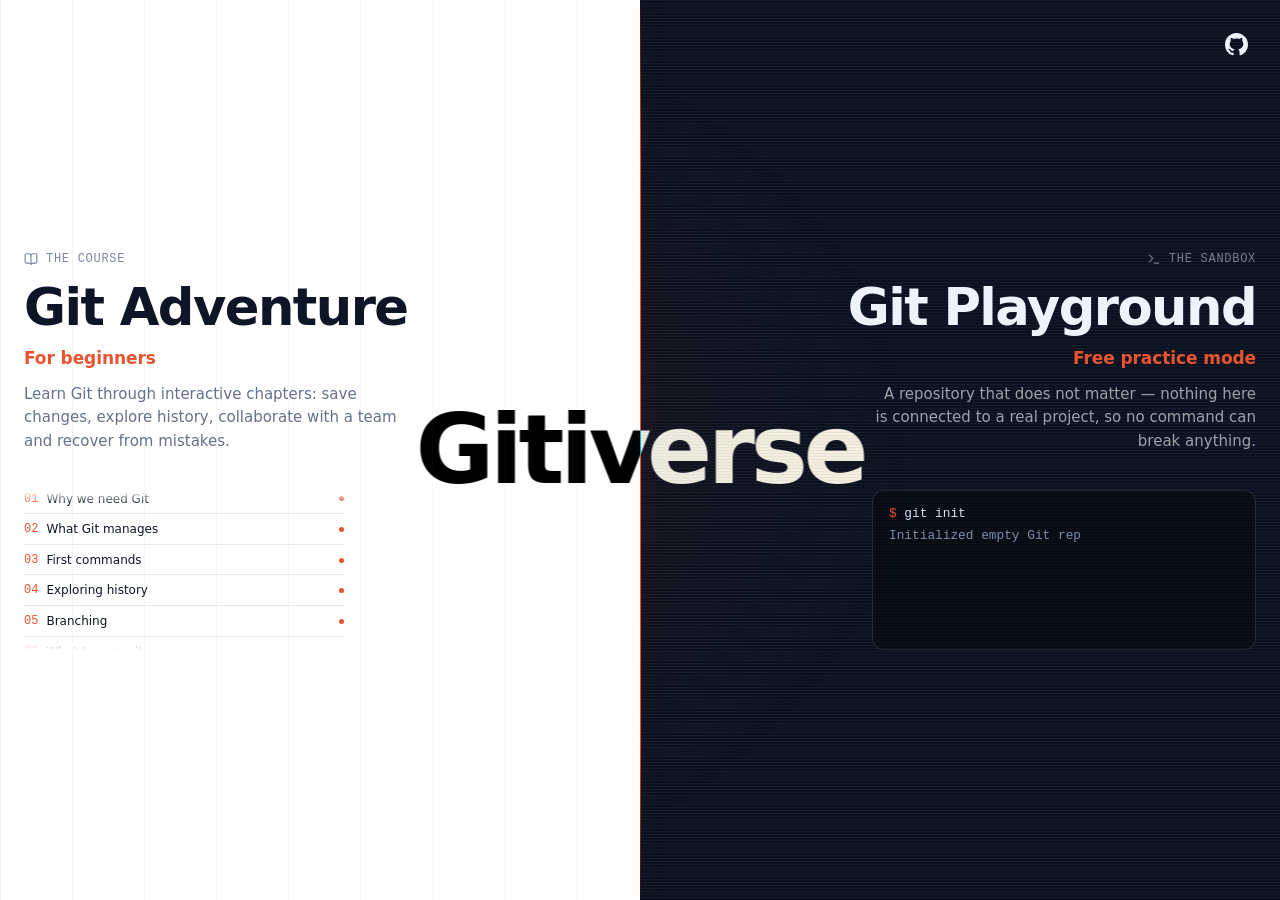
<file: index.html>
<!doctype html>
<html lang="en" data-theme="light">
<head>
  <meta charset="utf-8">
  <meta name="viewport" content="width=device-width, initial-scale=1">
  <meta name="description" content="Gitiverse — a guided, interactive Git course, and a sandbox to practise in.">
  <title>Gitiverse · Learn Git by doing</title>


  <script>
    (function () {
      var m = window.matchMedia;
      if (!m) return;
      if (m('(hover: hover)').matches &&
          m('(min-width: 821px)').matches &&
          !m('(prefers-reduced-motion: reduce)').matches) {
        document.documentElement.classList.add('follow');
      }
    })();
  </script>

  <!-- The homepage uses learn/css/theme.css tokens, but the geometry/motion batch
       moved to shared/css/tokens.css, so it must link that too. Without it, --r-md
       and --r-pill resolve to nothing and all radii become 0px. -->
  <link rel="stylesheet" href="modes/shared/css/tokens.css">
  <link rel="stylesheet" href="modes/learn/css/theme.css">

  <style>

    html, body { height: 100%; }
    body { overflow: hidden; }

    /* `isolation` is load-bearing: without it the brand's difference blend would
       composite against the page background too, and the word would invert where
       it crosses the body colour rather than where it crosses the seam. */
    .stage {
      position: fixed;
      inset: 0;
      z-index: 0;
      isolation: isolate;

      --term-fs: 0.8rem;
      --term-lh: 1.75;
      --term-rows: 6;
      --panel-h: calc(var(--term-rows) * var(--term-fs) * var(--term-lh)
                      + var(--sp-3) * 2 + 2px);
    }

    /* Both panes are full-viewport layers, each CLIPPED rather than resized.
       Resizing would reflow their text on every frame of the sweep; clipping
       moves the boundary over fixed type, which reads as a curtain, not a resize. */
    .pane {
      position: absolute;
      inset: 0;
      overflow: hidden;
      /* The entire half is clickable, so the entire half says so. */
      cursor: pointer;
    }
    .pane--left {
      background: var(--surface);
      clip-path: inset(0 calc(100% - var(--split, 50%)) 0 0);
    }
    .pane--right {
      background: #0a1120;
      clip-path: inset(0 0 0 var(--split, 50%));
    }

    /* Fine vertical rules on the paper side - the texture of a printed manual,
       which is what the course half is. */
    .pane--left::before {
      content: '';
      position: absolute;
      inset: 0;
      pointer-events: none;
      background-image: repeating-linear-gradient(
        to right, color-mix(in srgb, var(--text) 5%, transparent) 0 1px, transparent 1px 72px);
      -webkit-mask-image: linear-gradient(to right, #000, transparent 78%);
              mask-image: linear-gradient(to right, #000, transparent 78%);
    }
    /* Scanlines on the terminal side, and a slow flicker so it reads as a
       screen rather than as a black rectangle. */
    .pane--right::before {
      content: '';
      position: absolute;
      inset: 0;
      pointer-events: none;
      background-image: repeating-linear-gradient(
        to bottom, rgba(255, 255, 255, 0.045) 0 1px, transparent 1px 3px);
      animation: flicker 4.5s steps(2, end) infinite;
    }
    @keyframes flicker {
      0%, 96%, 100% { opacity: 1; }
      97%           { opacity: 0.82; }
      98%           { opacity: 0.94; }
    }
    /* The terminal side glows from the seam outward. */
    .pane--right::after {
      content: '';
      position: absolute;
      inset: 0;
      pointer-events: none;
      background: radial-gradient(120% 100% at 0% 50%,
                  color-mix(in srgb, var(--accent) 14%, transparent), transparent 60%);
    }

    /* Each side's content is pinned to its own outer edge at a fixed width, so it
       never moves as the seam sweeps past: the seam reveals and hides it, but the
       type itself does not change. */
    .inner {
      position: absolute;
      top: 0;
      bottom: 0;
      display: flex;
      flex-direction: column;
      justify-content: center;
      width: min(30rem, 42vw);
      padding: 0 var(--gutter);
    }
    .pane--left  .inner { left: 0; }
    .pane--right .inner { right: 0; }

    .stack {
      display: flex;
      flex-direction: column;
      /* Just tall enough for the taller column at the narrowest desktop width
         (measured: 398px at 821px). Any taller and the surplus becomes a gap
         above the bottom-pinned panel; below it the bottoms part by a few pixels. */
      height: min(25rem, 60vh);
      width: 100%;
    }
    .col {
      position: relative;
      display: flex;
      flex-direction: column;
      gap: var(--sp-3);
      width: 100%;
      flex: 1;
      min-height: 0;
    }
    .pane--right .col { text-align: right; align-items: flex-end; }

    .kicker {
      display: inline-flex;
      align-items: center;
      gap: var(--sp-2);
      color: var(--faint);
      font-family: var(--font-mono);
      font-size: var(--fs-xs);
      letter-spacing: 0.06em;
      text-transform: uppercase;
    }
    .kicker svg { width: 14px; height: 14px; }
    .pane--right .kicker { color: rgba(255, 255, 255, 0.45); }

    .col h2 {
      font-size: clamp(2rem, 4.4vw, 3.2rem);
      font-weight: 680;
      letter-spacing: -0.03em;
      line-height: 1.02;
    }

    /* The one-line answer to "what is this half for", under the name. It carries
       the audience (beginners / free practice) so the paragraph below does not
       have to. */
    .sub {
      /* The gap is opened up rather than closed: the heading is 51px with
         `line-height: 1.02`, so descenders hang below the line box, and pulled up
         the sandbox line collided while the course line looked merely close. */
      color: var(--accent);
      font-size: var(--fs-md);
      font-weight: 600;
      letter-spacing: -0.005em;
    }
    .lede { max-width: 24rem; color: var(--muted); }

    /* The terminal side is always dark, in both palettes, so everything on it
       needs a fixed light colour rather than a token - a `var(--text)` heading
       would be near-black on near-black in daylight. */
    .pane--right .col h2 { color: #eef2fb; }
    .pane--right .lede { color: rgba(255, 255, 255, 0.6); }

    .toc {
      position: relative;
      flex: none;
      height: var(--panel-h);
      width: min(20rem, 100%);
      margin-top: auto;
      overflow: hidden;
      /* Rows dissolve at the edges instead of being guillotined by them. 14px, not
         a percentage: the fade must be smaller than one row, or the top row (where
         the list starts) arrives half-erased. */
      -webkit-mask-image: linear-gradient(to bottom,
              transparent, #000 14px, #000 calc(100% - 14px), transparent);
              mask-image: linear-gradient(to bottom,
              transparent, #000 14px, #000 calc(100% - 14px), transparent);
    }
    .toc__track {
      display: flex;
      flex-direction: column;
      animation: toc-drift 34s linear infinite;
    }
    .toc:hover .toc__track { animation-play-state: paused; }
    @keyframes toc-drift {
      from { transform: translateY(0); }
      to   { transform: translateY(-50%); }
    }
    .toc__group {
      display: flex;
      flex-direction: column;
      margin: 0;
      padding: 0;
      list-style: none;
    }
    .toc__group li {
      display: flex;
      align-items: center;
      gap: var(--sp-2);
      margin-bottom: 6px;
      padding-bottom: 5px;
      border-bottom: 1px solid var(--border);
      color: var(--muted);
      font-size: var(--fs-xs);
      white-space: nowrap;
    }
    .toc__group a {
      display: flex;
      align-items: center;
      gap: var(--sp-2);
      min-width: 0;
      width: 100%;
      color: inherit;
      text-decoration: none;
    }
    .toc__group b {
      flex: none;
      color: var(--faint);
      font-family: var(--font-mono);
      font-size: var(--fs-xs);
      font-weight: 500;
    }
    /* Built chapters are links with an accent marker. Planned chapters stay
       muted until there is a page learners can open. */
    .toc__group li.is-built { color: var(--text); }
    .toc__group li.is-built b { color: var(--accent); }
    .toc__group li.is-built::after {
      content: '';
      flex: none;
      width: 5px;
      height: 5px;
      margin-left: auto;
      border-radius: 50%;
      background: var(--accent);
    }

    .term {
      width: min(24rem, 100%);
      /* Pushed to the bottom of the column so its lower edge lines up with the
         course list's. The space it absorbs (about 30px) lands between the paragraph
         and the terminal rather than under it. */
      margin-top: auto;
      padding: var(--sp-3) var(--sp-4);
      border: 1px solid rgba(255, 255, 255, 0.12);
      border-radius: var(--r-md);
      background: rgba(0, 0, 0, 0.35);
      color: #d7e0f4;
      font-family: var(--font-mono);
      font-size: var(--term-fs);
      line-height: var(--term-lh);
      text-align: left;
      height: var(--panel-h);
      /* The frame is the frame. It does not scroll and it does not grow; the
         log inside it does the scrolling. */
      display: flex;
      overflow: hidden;
    }
    .term__log {
      flex: 1;
      min-width: 0;
      overflow-y: auto;
      scrollbar-width: none;
      overscroll-behavior: contain;
    }
    .term__log::-webkit-scrollbar { width: 0; height: 0; display: none; }
    .term .sig { color: var(--accent); }
    .term .out { color: #7f8da8; }
    .term .ok  { color: #4ade80; }
    .term__cursor {
      display: inline-block;
      width: 0.55em;
      height: 1em;
      vertical-align: -0.15em;
      background: var(--accent);
      animation: blink 1.05s steps(1, end) infinite;
    }
    @keyframes blink { 0%, 50% { opacity: 1; } 50.01%, 100% { opacity: 0; } }

    .go {
      position: absolute;
      top: calc(100% + var(--sp-4));
      display: inline-flex;
      align-items: center;
      gap: var(--sp-2);
      padding: 11px 20px;
      border-radius: var(--r-pill);
      border: 1px solid var(--border-firm);
      background: var(--surface);
      color: var(--text);
      font-weight: 600;
      white-space: nowrap;
      text-decoration: none;
      /* The sandbox half right-aligns its text; the pill's own label is not
         part of that and stays flush left inside its own box. */
      text-align: left;
      box-shadow: var(--shadow-3);
      /* The pane behind it is the real click target, so the pill must not intercept
         anything. Passing clicks through also stops the pill flickering: a
         pointer-events target that runs from the cursor emits enter/leave events. */
      pointer-events: none;
      will-change: transform, opacity;
    }
    .go svg { width: 16px; height: 16px; }
    .pane--left  .go { left: 0; }
    /* The sandbox pill floats over a terminal, so it is built out of the same
       fixed light-on-dark colours as the rest of that half rather than out of
       tokens, which would make it white-on-white in daylight. */
    .pane--right .go {
      right: 0;
      border-color: rgba(255, 255, 255, 0.26);
      background: #101b30;
      color: #fff;
      box-shadow: 0 12px 34px -12px rgba(0, 0, 0, 0.85);
    }
    /* Hidden only where the follow effect is actually running; everywhere else
       the rule above leaves it visible and static. */
    .follow .go { opacity: 0; }

    .seam {
      position: absolute;
      top: 0;
      bottom: 0;
      left: var(--split, 50%);
      width: 1px;
      z-index: 3;
      background: linear-gradient(to bottom,
                  transparent, var(--accent) 18%, var(--accent) 82%, transparent);
      pointer-events: none;
      box-shadow: 0 0 22px color-mix(in srgb, var(--accent) 55%, transparent);
    }

    /* White plus `difference` is the whole trick: white minus white is black, white
       minus near-black is white. The word reads dark on paper and light on the
       terminal, and the seam cuts straight through it. */
    .brand {
      position: absolute;
      left: 50%;
      top: 50%;
      z-index: 4;
      transform: translate(-50%, -50%);
      color: #fff;
      mix-blend-mode: difference;
      font-size: clamp(2.6rem, 8.5vw, 6rem);
      font-weight: 700;
      letter-spacing: -0.045em;
      line-height: 1;
      white-space: nowrap;
      pointer-events: none;
      user-select: none;
    }

    .bar {
      position: fixed;
      top: 0; left: 0; right: 0;
      z-index: 10;
      display: flex;
      align-items: center;
      gap: var(--sp-3);
      /* Sized so the mark's inset is the SAME top and right. The mark is 40px and
         the padding is the gutter, so centring it in 40 + gutter x 2 leaves exactly
         `gutter` on the top and the right. A round 72px bar read as uneven. */
      height: calc(40px + var(--gutter) * 2);
      padding: 0 var(--gutter);
      /* The bar keeps its own strip: both halves below are click targets, and a
         header whose empty space navigated would be a trap - the bar covers the top
         strip so it stays inert. */
      cursor: default;
    }
    .bar .spacer { flex: 1; }

    .gh {
      display: grid;
      place-items: center;
      flex: none;
      width: 40px;
      height: 40px;
      border-radius: var(--r-md);
      color: #eef2fb;
      transition: color var(--dur-fast) var(--ease),
                  transform var(--dur-fast) var(--ease);
    }
    .gh:hover { color: var(--accent); transform: translateY(var(--lift)); }
    .gh:active { transform: translateY(0) scale(0.96); }
    .gh svg { width: 23px; height: 23px; fill: currentColor; }

    /* The navigation flourish: collapsed to a point at the clicked spot, then
       opened until it covers the viewport - only then does the browser navigate. */
    .wipe {
      position: fixed;
      inset: 0;
      z-index: 9999;
      display: grid;
      place-items: center;
      pointer-events: none;
      background: var(--accent);
      color: var(--accent-ink);
      clip-path: circle(0px at var(--wx, 50%) var(--wy, 50%));
      transition: clip-path 560ms var(--ease);
    }
    .wipe.is-open { clip-path: circle(150vmax at var(--wx, 50%) var(--wy, 50%)); }
    .wipe__label {
      font-size: var(--fs-lg);
      font-weight: 650;
      letter-spacing: -0.01em;
      opacity: 0;
      transform: translateY(8px);
      transition: opacity 220ms var(--ease) 200ms,
                  transform 220ms var(--ease) 200ms;
    }
    .wipe.is-open .wipe__label { opacity: 1; transform: none; }

    /* Two full-height halves do not survive a phone. Below this the page becomes
       two stacked cards, one per destination: same content, no seam, no blend, and
       the pill back in the layout where a thumb can reach it. */
    @media (max-width: 820px) {
      body { overflow: auto; }
      .stage { position: static; inset: auto; }
      .pane {
        position: static;
        clip-path: none;
        min-height: 62vh;
        display: flex;
        align-items: center;
      }
      .pane--right { min-height: 70vh; }
      .inner {
        position: static;
        width: auto;
        padding: 96px var(--gutter) var(--sp-6);
      }
      .pane--right .col { text-align: left; align-items: flex-start; }
      .stack { height: auto; }
      .col { flex: none; min-height: auto; }
      /* The pill goes back into the flow here, so it must stop being an
         absolutely positioned box hanging off the bottom of the column. */
      .go {
        position: static;
        /* Back in the flow it is a flex item, and the two stacks disagree on the
           cross axis: the course side stretches, the sandbox side aligns to start.
           Both shrink to fit. */
        align-self: flex-start;
        margin-top: var(--sp-4);
        box-shadow: var(--shadow-1);
      }
      /* The header is over PAPER here, not the terminal: the page is two stacked
         cards and the top one is the course. The fixed light colour that works on
         #0a1120 would be nearly white on white. */
      .gh { color: var(--text); }
      .seam, .brand { display: none; }
      .bar { position: absolute; }
    }

    @media (prefers-reduced-motion: reduce) {
      .pane--right::before { animation: none; }
      .term__cursor { animation: none; }
      /* The list stops, and with no animation the window sits at the top of copy A,
         which is the reading order (the two copies mean a static window could
         otherwise show copy B's first rows). */
      .toc__track { animation: none; }
      .wipe { display: none; }
    }
  </style>
</head>

<body>
  <div class="stage" id="stage">
    <section class="pane pane--left" id="paneLeft"
             data-href="modes/learn/index.html?ch=1" data-label="Git Adventure">
      <div class="inner">
       <div class="stack">
        <div class="col">
          <span class="kicker"><i data-icon="book-open" data-size="14"></i>the course</span>
          <h2>Git Adventure</h2>
          <!-- The audience lives here, in one line, rather than as a trailing
               clause in the paragraph - where it was the third thing said and the
               first thing skipped. -->
          <p class="sub">For beginners</p>
          <p class="lede">Learn Git through interactive chapters: save changes,
             explore history, collaborate with a team and recover from mistakes.</p>

          <!-- The fifteen chapters, titled short enough to survive a
               320px column. Each chapter is linked. The second copy is the
               animated wrap and is hidden from assistive tech. -->
          <div class="toc">
            <div class="toc__track">
              <ol class="toc__group">
                <li class="is-built"><a href="modes/learn/index.html?ch=1"><b>01</b> Why we need Git</a></li>
                <li class="is-built"><a href="modes/learn/index.html?ch=2"><b>02</b> What Git manages</a></li>
                <li class="is-built"><a href="modes/learn/index.html?ch=3"><b>03</b> First commands</a></li>
                <li class="is-built"><a href="modes/learn/index.html?ch=4"><b>04</b> Exploring history</a></li>
                <li class="is-built"><a href="modes/learn/index.html?ch=5"><b>05</b> Branching</a></li>
                <li class="is-built"><a href="modes/learn/index.html?ch=6"><b>06</b> What to commit</a></li>
                <li class="is-built"><a href="modes/learn/index.html?ch=7"><b>07</b> Remotes and teams</a></li>
                <li class="is-built"><a href="modes/learn/index.html?ch=8"><b>08</b> Merge conflicts</a></li>
                <li class="is-built"><a href="modes/learn/index.html?ch=9"><b>09</b> Merge vs rebase</a></li>
                <li class="is-built"><a href="modes/learn/index.html?ch=10"><b>10</b> Undoing changes</a></li>
                <li class="is-built"><a href="modes/learn/index.html?ch=11"><b>11</b> Revert and reset</a></li>
                <li class="is-built"><a href="modes/learn/index.html?ch=12"><b>12</b> First aid</a></li>
                <li class="is-built"><a href="modes/learn/index.html?ch=13"><b>13</b> Team workflow</a></li>
                <li class="is-built"><a href="modes/learn/index.html?ch=14"><b>14</b> Advanced toolkit</a></li>
                <li class="is-built"><a href="modes/learn/index.html?ch=15"><b>15</b> Final challenge</a></li>
              </ol>
              <ol class="toc__group" aria-hidden="true">
                <li class="is-built"><b>01</b> Why we need Git</li>
                <li class="is-built"><b>02</b> What Git manages</li>
                <li class="is-built"><b>03</b> First commands</li>
                <li class="is-built"><b>04</b> Exploring history</li>
                <li class="is-built"><b>05</b> Branching</li>
                <li class="is-built"><b>06</b> What to commit</li>
                <li class="is-built"><b>07</b> Remotes and teams</li>
                <li class="is-built"><b>08</b> Merge conflicts</li>
                <li class="is-built"><b>09</b> Merge vs rebase</li>
                <li class="is-built"><b>10</b> Undoing changes</li>
                <li class="is-built"><b>11</b> Revert and reset</li>
                <li class="is-built"><b>12</b> First aid</li>
                <li class="is-built"><b>13</b> Team workflow</li>
                <li class="is-built"><b>14</b> Advanced toolkit</li>
                <li class="is-built"><b>15</b> Final challenge</li>
              </ol>
            </div>
          </div>

          <!-- INSIDE the column, not beside it. The pill measures `top: 100%` from
               its nearest positioned ancestor; both `.inner` (viewport-stretched) and
               `.stack` (fixed height) are wrong boxes, so the column is the anchor. -->
          <a class="go" href="modes/learn/index.html?ch=1" data-wipe="Git Adventure">
            Start Chapter 1 <i data-icon="arrow-right" data-size="16"></i>
          </a>
        </div>
       </div>
      </div>
    </section>

    <section class="pane pane--right" id="paneRight"
             data-href="modes/practice/index.html?tour=welcome" data-label="Git Playground">
      <div class="inner">
       <div class="stack">
        <div class="col">
          <span class="kicker"><i data-icon="terminal" data-size="14"></i>the sandbox</span>
          <h2>Git Playground</h2>
          <p class="sub">Free practice mode</p>
          <p class="lede">A repository that does not matter — nothing here is
             connected to a real project, so no command can break anything.</p>
          <div class="term" aria-hidden="true"><div class="term__log" id="term"></div></div>

          <a class="go" href="modes/practice/index.html?tour=welcome" data-wipe="Git Playground">
            Open the sandbox <i data-icon="arrow-right" data-size="16"></i>
          </a>
        </div>
       </div>
      </div>
    </section>

    <div class="seam" aria-hidden="true"></div>
    <h1 class="brand">Gitiverse</h1>
  </div>

  <header class="bar">
    <!-- Nothing on the left any more: the seam explains itself, and the pill
         that surfaces under the pointer is the instruction. The spacer keeps
         the repository mark pinned to the right edge. -->
    <span class="spacer"></span>
    <!-- Octicon `mark-github-16`, the official mark, inlined from
         primer/octicons (ISC). Neither sprite in this prototype carries it:
         both are Lucide-derived, and Lucide has no brand icons. -->
    <a class="gh" href="https://github.com/Studio3Build-2026s2/team-24-bugs-help-bugs"
       target="_blank" rel="noopener noreferrer" aria-label="Team repository on GitHub">
      <svg viewBox="0 0 16 16" aria-hidden="true" focusable="false"><path d="M6.766 11.328c-2.063-.25-3.516-1.734-3.516-3.656 0-.781.281-1.625.75-2.188-.203-.515-.172-1.609.063-2.062.625-.078 1.468.25 1.968.703.594-.187 1.219-.281 1.985-.281.765 0 1.39.094 1.953.265.484-.437 1.344-.765 1.969-.687.218.422.25 1.515.046 2.047.5.593.766 1.39.766 2.203 0 1.922-1.453 3.375-3.547 3.64.531.344.89 1.094.89 1.954v1.625c0 .468.391.734.86.547C13.781 14.359 16 11.53 16 8.03 16 3.61 12.406 0 7.984 0 3.563 0 0 3.61 0 8.031a7.88 7.88 0 0 0 5.172 7.422c.422.156.828-.125.828-.547v-1.25c-.219.094-.5.156-.75.156-1.031 0-1.64-.562-2.078-1.609-.172-.422-.36-.672-.719-.719-.187-.015-.25-.093-.25-.187 0-.188.313-.328.625-.328.453 0 .844.281 1.25.86.313.452.64.655 1.031.655s.641-.14 1-.5c.266-.265.47-.5.657-.656"/></svg>
    </a>
  </header>

  <script src="modes/shared/js/icons.js"></script>
  <script>
    (function () {
      'use strict';

      var doc = document;
      var root = doc.documentElement;
      var stage = doc.getElementById('stage');

      // The head script has already decided this, before the first paint. Read
      // it rather than re-testing the media queries: two copies of the same
      // condition is how the CSS and the script end up disagreeing.
      var FOLLOW = root.classList.contains('follow');

      var motionQuery = window.matchMedia
        ? window.matchMedia('(prefers-reduced-motion: reduce)') : null;
      function reduced() { return !!(motionQuery && motionQuery.matches); }

      function lerp(a, b, t) { return a + (b - a) * t; }
      function clamp(v, lo, hi) { return v < lo ? lo : (v > hi ? hi : v); }

      /* Frame-rate independent easing. A flat per-frame fraction moves twice as
         far on a 120Hz display as on a 60Hz one, so `lerp(a, b, 0.1)` feels sticky
         on one machine and twitchy on the next. */
      function approach(cur, tgt, rate, dt) {
        return lerp(cur, tgt, 1 - Math.pow(1 - rate, dt / 16.667));
      }

      if (window.GitIcons) window.GitIcons.hydrate(doc);

      /* The divider is the pointer's horizontal position INVERTED, then scaled and
         clamped: far left drives the seam to 72%, far right to 28%. So the half
         being pointed at is always the half that is open. */
      var CENTRE = 50;
      var SWING = 22;
      var split = CENTRE;        // animated, written to --split
      var splitTarget = CENTRE;  // where the pointer says it should be

      /* One per half. `rest` is where the pill sits in the layout; `x`/`y` are the
         transform that displaces it to the pointer; `p` is how present it is,
         damped so it fades in and out instead of switching. */
      var pills = [];
      Array.prototype.forEach.call(doc.querySelectorAll('.go'), function (el) {
        var pane = el.closest('.pane');
        pills.push({
          el: el,
          // Named rather than taken from `parentNode`: the pill's `top: 100%`
          // resolves against its nearest positioned ancestor, and both `.inner`
          // (viewport-stretched) and `.stack` (fixed height) are wrong boxes.
          col: el.closest('.col') || el.offsetParent,
          side: el.closest('.pane--left') ? 'left' : 'right',
          href: pane.getAttribute('data-href'),
          label: pane.getAttribute('data-label'),
          x: 0, y: 0, tx: 0, ty: 0,
          p: 0, tp: 0,
          snap: false,
          on: false,        // was the pill present on the previous frame?
          focused: false,
          w: 0, h: 0, restX: 0, restY: 0,
          // The inner edge of this half's column: the x the pointer crosses coming
          // in from the middle. Measured, not derived from `--split` - the column is
          // a fixed width pinned to the outer edge.
          inner: 0
        });
      });

      var vw = window.innerWidth;
      var vh = window.innerHeight;
      // Read off the header rather than repeated as a number. The pills stay
      // out of the top strip because the bar swallows clicks there, and the
      // bar's height is a style decision that has already changed once.
      var barEl = doc.querySelector('.bar');
      var BAR_H = barEl ? barEl.offsetHeight : 88;

      function measure() {
        vw = window.innerWidth;
        vh = window.innerHeight;
        pills.forEach(function (p) {
          var box = p.col.getBoundingClientRect();
          p.w = p.el.offsetWidth;
          p.h = p.el.offsetHeight;
          p.restX = box.left + p.el.offsetLeft + p.w / 2;
          p.restY = box.top + p.el.offsetTop + p.h / 2;
          p.inner = p.side === 'left' ? box.right : box.left;
        });
      }

      var pointer = { x: -1, y: -1 };
      var active = null;    // which half the pointer is in, or null

      var ENTER_SLACK = 40;   // begins this far OUTSIDE the column's inner edge
      var ENTER_RAMP = 90;    // fully present this far INSIDE it

      function presence(p) {
        if (p.focused) return 1;
        if (active !== p.side || pointer.y <= BAR_H) return 0;
        var d = p.side === 'left'
          ? p.inner + ENTER_SLACK - pointer.x      // grows as the pointer moves out
          : pointer.x - p.inner + ENTER_SLACK;     // grows as the pointer moves in
        return clamp(d / (ENTER_SLACK + ENTER_RAMP), 0, 1);
      }

      function frame(dt) {
        var step = Math.max(dt, 1);

        split = FOLLOW ? approach(split, splitTarget, 0.06, step) : CENTRE;
        stage.style.setProperty('--split', split.toFixed(3) + '%');

        // The pane's real, animated edge — not the 50% it will settle at.
        // Clamping against anything else would let the pill drift under the
        // seam mid-sweep, and the pane would clip it in half.
        var edge = vw * split / 100;

        pills.forEach(function (p) {
          p.tp = presence(p);
          // `want` is about POSITION, so it is the graded value: at 20% present the
          // pill already follows the cursor, just faintly. A boolean would make it
          // snap into place the moment it became visible.
          var want = p.focused || p.tp > 0;
          // Snapped on the frame a pill APPEARS, either by crossing to the other
          // half or coming back from the middle. Without this it would fade up while
          // gliding in from its resting place, giving away that it has a home.
          if (want && !p.on) p.snap = true;
          p.on = want;
          p.p = approach(p.p, p.tp, 0.18, step);

          if (want && !p.focused) {
            var lo = p.side === 'left' ? 0 : edge;
            var hi = p.side === 'left' ? edge : vw;
            var m = 14;
            // The pill's own half, inset by the pill's own size. If the half is
            // narrower than the pill - a hard lean at a small window - it centres in
            // what room there is rather than pinning to an edge.
            var minX = lo + m + p.w / 2;
            var maxX = hi - m - p.w / 2;
            var cx = minX > maxX ? (lo + hi) / 2 : clamp(pointer.x + 22, minX, maxX);
            var cy = clamp(pointer.y + 30, m + p.h / 2, vh - m - p.h / 2);
            p.tx = cx - p.restX;
            p.ty = cy - p.restY;
          } else if (p.focused) {
            // Focused: back to the resting place, the one position a keyboard reader
            // can rely on - and a stable target to aim at.
            p.tx = 0;
            p.ty = 0;
          }
          // NOT WANTED, and not focused: `tx`/`ty` are left where they were. Resetting
          // them to zero made the pill slide back home as it faded - a visible
          // "returning" gesture. The stale value is never seen: the next appearance snaps.

          // On the frame the pointer changes sides the pill JUMPS to the new position
          // instead of flying across the screen. It has only just faded in; watching it
          // travel would give away that it has a home elsewhere.
          if (p.snap) { p.x = p.tx; p.y = p.ty; p.snap = false; }
          else {
            p.x = approach(p.x, p.tx, 0.22, step);
            p.y = approach(p.y, p.ty, 0.22, step);
          }

          if (p.p < 0.003 && p.tp === 0) {
            // Fully gone: stop writing to the DOM, and stop the browser from
            // keeping a compositor layer alive for an invisible element.
            if (p.el.style.opacity !== '0') {
              p.el.style.opacity = '0';
              p.el.style.transform = 'none';
            }
            return;
          }

          p.el.style.opacity = p.p.toFixed(3);
          p.el.style.transform = 'translate3d(' + p.x.toFixed(2) + 'px,' +
            p.y.toFixed(2) + 'px,0) scale(' + (0.9 + 0.1 * p.p).toFixed(3) + ')';
        });
      }

      if (FOLLOW) {
        window.addEventListener('pointermove', function (e) {
          if (e.pointerType && e.pointerType !== 'mouse') return;
          var t = (e.clientX / vw) * 2 - 1;            // -1 .. 1
          splitTarget = CENTRE - t * SWING;
          pointer.x = e.clientX;
          pointer.y = e.clientY;

          // Which half the pointer is in is decided by the pointer alone, not
          // by the animated seam. Both derive from the same number, so the
          // answer cannot oscillate while the seam is still catching up.
          active = e.clientX < vw / 2 ? 'left' : 'right';
        }, { passive: true });

        // Off the page entirely: the seam returns to centre and both pills
        // withdraw, so the page is never left frozen mid-lean.
        doc.addEventListener('pointerleave', function () {
          active = null;
          splitTarget = CENTRE;
        });
        window.addEventListener('blur', function () {
          active = null;
          splitTarget = CENTRE;
        });

        measure();
        // Web fonts land after first paint and change how tall the text is,
        // which moves the stack and therefore the pill's resting place.
        if (doc.fonts && doc.fonts.ready) doc.fonts.ready.then(measure);
        if (window.ResizeObserver) {
          new ResizeObserver(measure).observe(stage);
        } else {
          window.addEventListener('resize', measure);
        }
        window.addEventListener('resize', measure);

        var previous = 0;
        window.requestAnimationFrame(function loop(now) {
          if (!previous) previous = now;
          var dt = Math.min(now - previous, 50);
          previous = now;
          frame(dt);
          window.requestAnimationFrame(loop);
        });
      } else {
        // No follow: no loop, no listeners, and the seam parked at centre.
        // Everything the page needs is already in the layout.
        stage.style.setProperty('--split', CENTRE + '%');
      }

      /* Keyboard parity. Tabbing to a destination must open that side and put the
         pill back where it can be seen - otherwise a keyboard reader reaches an
         invisible link on a page whose one idea they cannot see. */
      pills.forEach(function (p) {
        p.el.addEventListener('focus', function () {
          p.focused = true;
          splitTarget = p.side === 'left' ? CENTRE + SWING : CENTRE - SWING;
        });
        p.el.addEventListener('blur', function () {
          p.focused = false;
          // Tabbing away closes the side again. If the pointer is resting inside a
          // half, the next pointermove reopens it - the right precedence: the pointer
          // is the more recent intent.
          splitTarget = CENTRE;
        });
      });

      /* One overlay, two ways in: the pill itself, and a click anywhere on the half
         it belongs to. The pane's handler steps aside when the click came from an
         anchor, so a keyboard activation is not counted twice. */
      var WIPE_MS = 560;

      function go(href, x, y, label) {
        if (reduced()) { window.location.href = href; return; }

        var el = doc.createElement('div');
        el.className = 'wipe';
        el.setAttribute('aria-hidden', 'true');
        el.style.setProperty('--wx', x + 'px');
        el.style.setProperty('--wy', y + 'px');

        var text = doc.createElement('span');
        text.className = 'wipe__label';
        text.textContent = label || '';
        el.appendChild(text);
        doc.body.appendChild(el);

        // A rAF between inserting the node and adding the class: without a
        // frame in between, the browser never renders the collapsed state and
        // the disc simply appears at full size.
        window.requestAnimationFrame(function () {
          window.requestAnimationFrame(function () { el.classList.add('is-open'); });
        });

        window.setTimeout(function () { window.location.href = href; }, WIPE_MS);
      }

      function plainClick(e) {
        return e.button === 0 && !e.metaKey && !e.ctrlKey && !e.shiftKey && !e.altKey;
      }

      pills.forEach(function (p) {
        p.el.addEventListener('click', function (e) {
          if (!plainClick(e)) return;
          e.preventDefault();
          // The pill is `pointer-events: none`, so a click can only have come
          // from the keyboard — and a keyboard click carries no coordinates.
          // Its own box is the honest answer for where the wipe should open.
          var box = p.el.getBoundingClientRect();
          go(p.href, box.left + box.width / 2, box.top + box.height / 2, p.label);
        });
      });

      Array.prototype.forEach.call(doc.querySelectorAll('.pane'), function (pane) {
        pane.addEventListener('click', function (e) {
          if (e.target.closest('a')) return;
          if (!plainClick(e)) return;
          go(pane.getAttribute('data-href'), e.clientX, e.clientY,
             pane.getAttribute('data-label'));
        });
      });

      // A session rather than a snippet: init, stage, commit, then the two
      // commands a beginner reaches for straight afterwards to see what
      // happened. Every output line is what Git actually prints.
      var SCRIPT = [
        { text: '$ git init', cls: '' },
        { text: 'Initialized empty Git repository', cls: 'out' },
        { text: '$ git add .', cls: '' },
        { text: '$ git commit -m "first commit"', cls: '' },
        { text: '[main 3f9a1c2] first commit', cls: 'ok' },
        { text: ' 4 files changed, 128 insertions(+)', cls: 'ok' },
        { text: '$ git log --oneline', cls: '' },
        { text: '3f9a1c2 (HEAD -> main) first commit', cls: 'out' },
        { text: '$ git status', cls: '' },
        { text: 'On branch main', cls: 'out' },
        { text: 'nothing to commit, working tree clean', cls: 'ok' }
      ];
      var PER_CHAR = 34;
      var HOLD = 2600;
      var typed = 0;
      var total = SCRIPT.reduce(function (n, l) { return n + l.text.length; }, 0);
      var lastShown = -1;
      var term = doc.getElementById('term');

      // The transcript is built from a fixed list of author-controlled strings, but
      // it is still markup assembled by hand - and the next person to add a line will
      // not necessarily remember that.
      function escapeHtml(s) {
        return s.replace(/[&<>]/g, function (c) {
          return c === '&' ? '&amp;' : (c === '<' ? '&lt;' : '&gt;');
        });
      }

      // Rebuilt only when a whole character has arrived. Redrawing the
      // transcript every frame would repaint the same markup sixty times a
      // second for a change that happens roughly thirty times in total.
      function render() {
        if (Math.floor(typed) === lastShown) return;
        lastShown = Math.floor(typed);
        var left = Math.floor(typed);
        var html = '';
        for (var i = 0; i < SCRIPT.length && left > 0; i++) {
          var line = SCRIPT[i];
          var take = Math.min(line.text.length, left);
          var shown = line.text.slice(0, take);
          // The prompt sign is coloured apart from the command it precedes.
          if (line.cls === '' && shown.charAt(0) === '$') {
            shown = '<span class="sig">$</span>' + escapeHtml(shown.slice(1));
          } else {
            shown = escapeHtml(shown);
          }
          html += '<div' + (line.cls ? ' class="' + line.cls + '"' : '') + '>' + shown + '</div>';
          left -= take;
        }
        if (typed >= total) html += '<span class="term__cursor"></span>';
        term.innerHTML = html;

        // Follow the newest line, the way a terminal does. The frame is a fixed
        // height, so earlier lines leave upward. The log is six lines with no padding,
        // so the max scroll is exactly (lines - 6) x line-height: whole rows, not glyphs.
        term.scrollTop = term.scrollHeight;
      }

      if (reduced()) {
        typed = total;
        lastShown = -1;   // force the one render this branch needs
        render();
      } else {
        var CYCLE = total * PER_CHAR + HOLD;
        var start = 0;
        (function type(now) {
          if (!start) start = now;
          /* Driven off the loop's ELAPSED TIME, not accumulated frame deltas. A
             typewriter fed the clamped delta falls behind the clock when the frame rate
             is poor. Elapsed time keeps the cycle exactly as long as it says it is. */
          typed = Math.min(total, ((now - start) % CYCLE) / PER_CHAR);
          render();
          window.requestAnimationFrame(type);
        })(0);
      }
    })();
  </script>
</body>
</html>
</file>
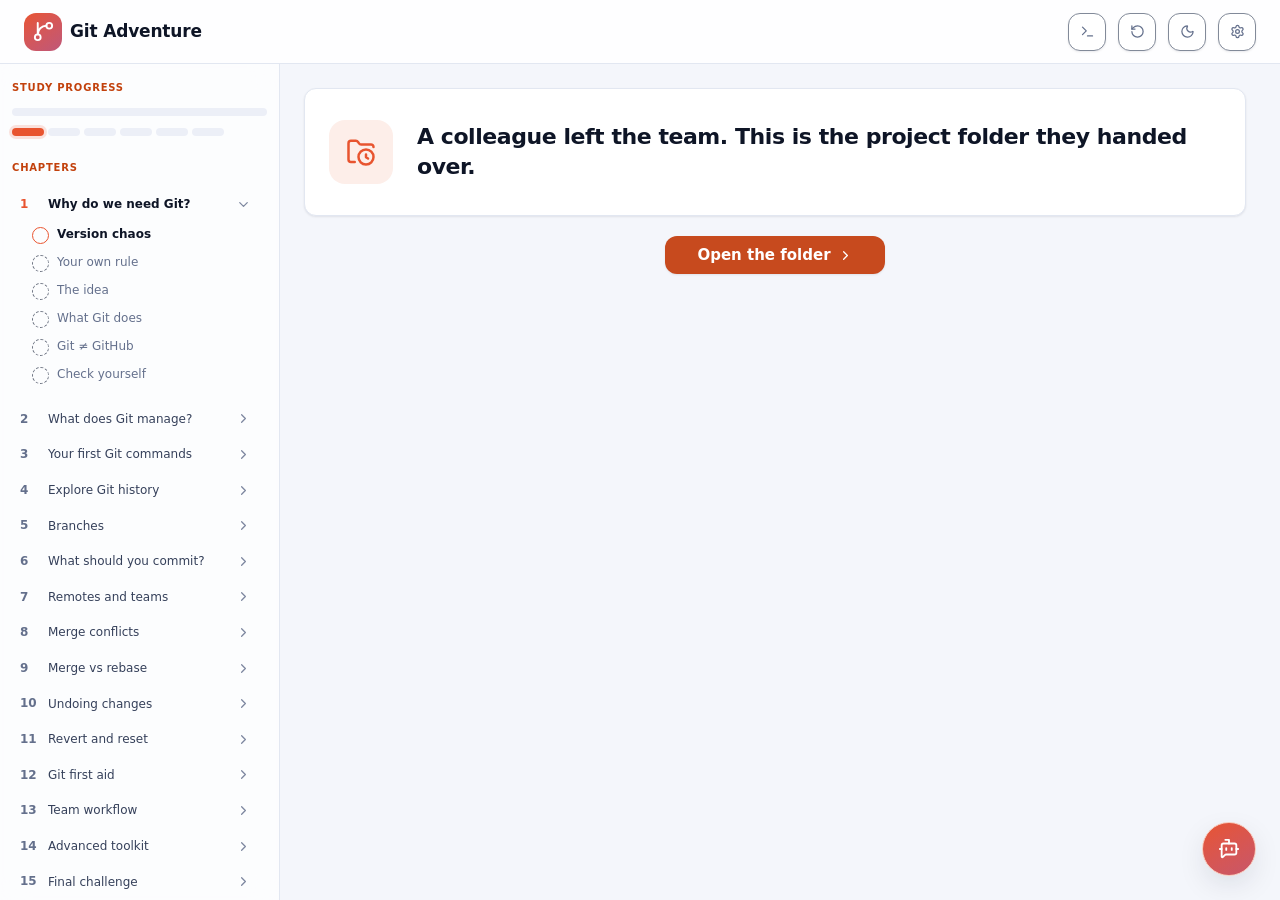
<file: modes/learn/index.html>
<!doctype html>
<html lang="en" data-theme="light">
<head>
  <meta charset="utf-8">
  <meta name="viewport" content="width=device-width, initial-scale=1">
  <meta name="description" content="Git Adventure — an interactive Git course. Fifteen chapters, one framework.">
  <title>Git Adventure</title>


  <!-- Theme bootstrap. Runs before the first paint so the page never flashes
       the wrong palette. Mirrors Theme in assets/app.js; change one, change
       the other. -->
  <script>
    window.__docLoads = (window.__docLoads || 0) + 1;
    (function () {
      var mode;
      try { mode = localStorage.getItem('gitcourse.theme'); } catch (e) { mode = null; }
      if (mode !== 'light' && mode !== 'dark') {
        mode = (window.matchMedia && window.matchMedia('(prefers-color-scheme: dark)').matches)
          ? 'dark' : 'light';
      }
      document.documentElement.setAttribute('data-theme', mode);
    })();
  </script>

  <link rel="stylesheet" href="../shared/css/tokens.css">
  <link rel="stylesheet" href="../shared/css/controls.css">
  <link rel="stylesheet" href="css/theme.css">
  <link rel="stylesheet" href="css/chapter.css">
</head>

<body>
  <!-- The shell. It is deliberately empty: app.js builds the app bar, the
       rail with its two groups, the bottom bar and each page's beats from
       the content file, so nothing here has to be kept in step by hand. -->
  <div class="shell shell--read">
    <header class="appbar" id="appbar"></header>
    <div class="shell__body">
      <aside class="rail" id="rail"></aside>
      <main class="stage" id="stage" tabindex="-1"></main>
    </div>
    <nav class="bottombar" id="bottombar" aria-label="Chapter progress"></nav>
  </div>

  <!-- The rail's hover label (wide rail only). One element, moved and filled
       by app.js — the same trick as the settings button, and for the same
       reason: one node cannot disagree with itself. -->
  <span class="railtip" id="railTip" role="tooltip" hidden></span>

  <noscript>
    <p style="max-width:44rem;margin:4rem auto;padding:0 1.5rem;font:16px/1.6 system-ui">
      This chapter is an interactive prototype and needs JavaScript enabled.
    </p>
  </noscript>

  <script src="../shared/js/icons.js"></script>
  <script src="js/data/course.en.js"></script>
  <script src="js/core/git-term.js"></script>
  <script src="js/core/file-tree.js"></script>
  <script src="js/core/file-cards.js"></script>
  <script src="js/core/loader.js"></script>
</body>
</html>
</file>
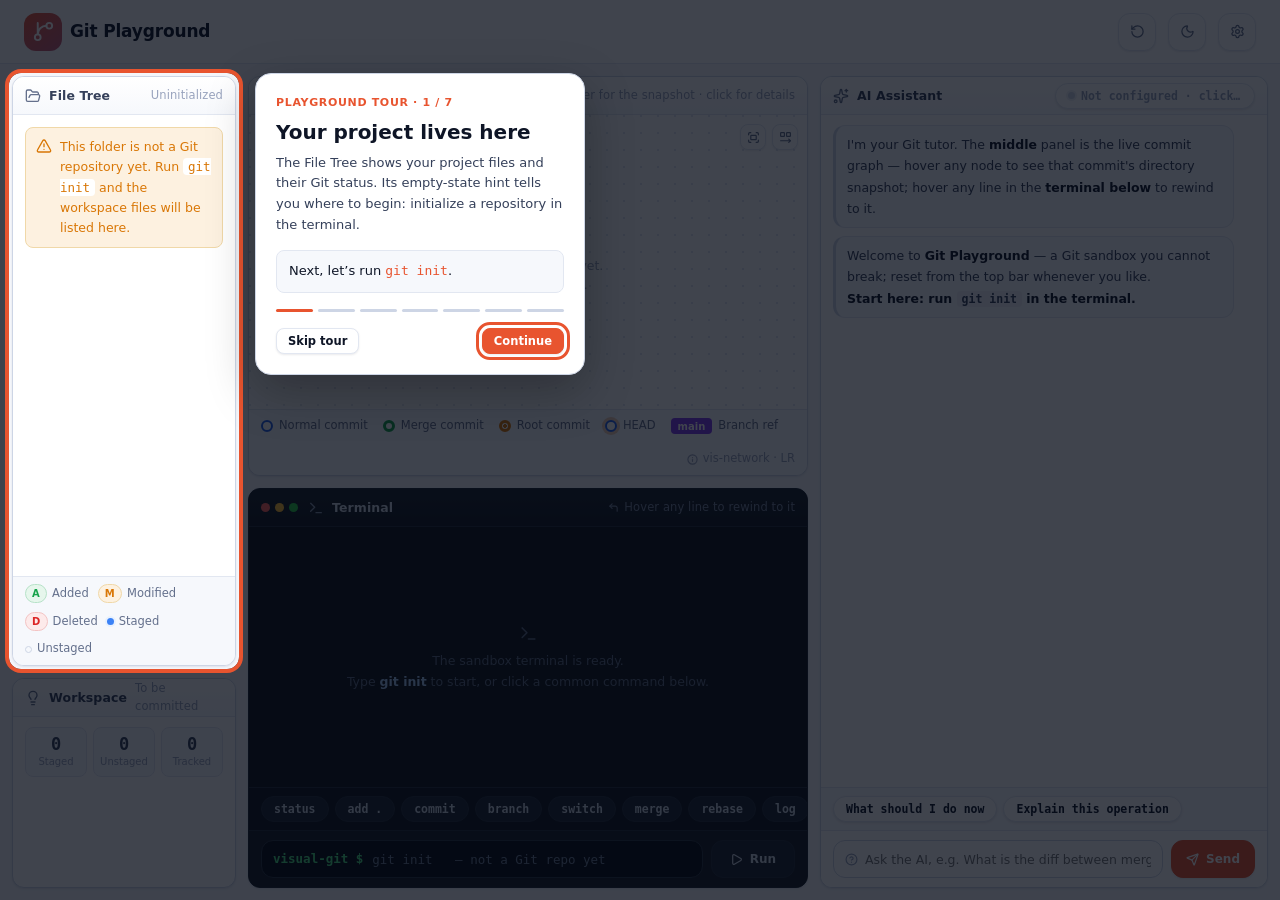
<file: modes/practice/index.html>
<!DOCTYPE html>
<html lang="en">
<head>
<meta charset="UTF-8">
<meta name="viewport" content="width=device-width, initial-scale=1.0">
<title>Git Playground</title>

<script>
  (function () {
    var mode;
    try { mode = localStorage.getItem('vge.theme'); } catch (e) { mode = null; }
    if (mode !== 'light' && mode !== 'dark') {
      mode = (window.matchMedia && window.matchMedia('(prefers-color-scheme: dark)').matches)
        ? 'dark' : 'light';
    }
    document.documentElement.setAttribute('data-theme', mode);
  })();
</script>

<link rel="stylesheet" href="../shared/css/tokens.css">
<link rel="stylesheet" href="../shared/css/controls.css">
<link rel="stylesheet" href="css/theme.css">
<link rel="stylesheet" href="css/base.css">
<link rel="stylesheet" href="css/components/buttons.css">
<link rel="stylesheet" href="css/layout.css">
<link rel="stylesheet" href="css/components/appbar.css">
<link rel="stylesheet" href="css/components/cards.css">
<link rel="stylesheet" href="css/components/tree.css">
<link rel="stylesheet" href="css/components/graph.css">
<link rel="stylesheet" href="css/components/terminal.css">
<link rel="stylesheet" href="css/components/chat.css">
<link rel="stylesheet" href="css/components/modal.css">
<link rel="stylesheet" href="css/responsive.css?v=4-navigation">
<!-- Onboarding tour: this page's own overlay, see core/tour.js. Kept during the topbar alignment. -->
<link rel="stylesheet" href="css/components/tour.css">
</head>
<body data-mode="teaching">

<header class="appbar">
  <a class="brand" href="../../index.html" title="Back to home" aria-label="Back to home"
     data-i18n-title="nav.homeTitle" data-i18n-aria="nav.homeTitle">
    <span class="brand-logo"><span class="ic lg" data-ic="gitBranch" aria-hidden="true"></span></span>
    <span class="brand-name" data-i18n="app.brand">Git Playground</span>
  </a>
  <div class="spacer"></div>
  <a class="icon-btn page-link" id="returnToLesson" href="../../index.html" hidden
     title="Back to lesson" aria-label="Back to lesson"
     data-i18n-title="nav.lessonTitle" data-i18n-aria="nav.lessonTitle">
    <span class="ic" data-ic="cap" aria-hidden="true"></span>
    <span class="page-link__label" data-i18n="nav.lesson">Back to lesson</span>
  </a>
  <!-- The mode switch is gone: this prototype keeps only teaching, so the page
       stays at data-mode="teaching" (see app.js setMode and main.js boot).
       renderModeChrome() still loops over .mode; an empty set is a no-op. -->
  <button class="icon-btn" id="resetBtn" title="重置练习沙盒" data-i18n-title="btn.resetTitle"
          aria-label="重置练习沙盒" data-i18n-aria="btn.resetTitle">
    <span class="ic" data-ic="rotateCcw"></span>
  </button>
  <!-- Theme toggle: both icons stay in the DOM and [data-theme] picks which shows
       (see appbar.css). The button shows the state it switches TO: a moon in light. -->
  <button class="icon-btn theme-toggle" id="themeBtn" title="切换明暗主题"
          data-i18n-title="theme.toggle" aria-label="切换明暗主题" data-i18n-aria="theme.toggle">
    <span class="ic ic-moon" data-ic="moon"></span>
    <span class="ic ic-sun" data-ic="sun"></span>
  </button>
  <button class="icon-btn" id="aiCfgBtn" title="AI 模型配置" aria-label="AI 模型配置" data-i18n-title="cfg.title" data-i18n-aria="cfg.title">
    <span class="ic" data-ic="settings"></span>
  </button>
</header>

<div class="main">
  <div class="col" id="colLeft">
    <!-- In stacked (half-screen) mode the whole column becomes a floating layer,
         toggled by the button at the graph's top left. Hidden in desktop three-column. -->
    <button class="files-close" id="filesClose" aria-label="收起文件与工作区" data-i18n-aria="files.closeAria">
      <span class="ic sm" data-ic="x"></span>
    </button>
    <!-- Needs an id to match layout.css's first-card height rule: .card:first-child
         never matched because this column's first child is the .files-close button. -->
    <section class="card grow" id="treeCard">
      <div class="card-head">
        <span class="ic" data-ic="folderTree"></span> <span data-i18n="card.tree">文件结构</span>
        <span class="hint" id="treeHint">工作区 · main</span>
      </div>
      <div class="card-body tight" id="treeBox"></div>
      <div class="tree-legend">
        <span class="L"><span class="badge A">A</span> <span data-i18n="legend.add">新增</span></span>
        <span class="L"><span class="badge M">M</span> <span data-i18n="legend.mod">修改</span></span>
        <span class="L"><span class="badge D">D</span> <span data-i18n="legend.del">删除</span></span>
        <span class="L"><span class="sdot staged" style="margin-left:0"></span> <span data-i18n="legend.staged">已暂存</span></span>
        <span class="L"><span class="sdot unstaged" style="margin-left:0"></span> <span data-i18n="legend.unstaged">未暂存</span></span>
      </div>
    </section>

    <section class="card" id="wsCard">
      <div class="card-head">
        <span class="ic" data-ic="lightbulb"></span> <span data-i18n="card.ws">工作区</span>
        <span class="hint" data-i18n="card.wsHint">待提交</span>
      </div>
      <div class="card-body" id="wsBox"></div>
    </section>
  </div>

  <div class="col" id="colMid">
    <section class="card graph-card">
      <div class="card-head">
        <!-- Toggles the left column in half-screen mode. It sits IN the card-head
             flow: the absolute version needed a hand-set padding-left and overlapped
             the icon below 760px. Flex then spaces button / icon / title at any width. -->
        <button class="files-toggle btn btn--sm" id="filesToggle" aria-expanded="false" aria-controls="colLeft"
                data-i18n-title="files.toggleTitle" data-i18n-aria="files.toggleAria">
          <span class="ic sm" data-ic="folderTree"></span>
          <span data-i18n="files.toggle">文件与工作区</span>
          <span class="ic xs chev" data-ic="chevronDown"></span>
        </button>
        <span class="ic" data-ic="gitBranch"></span> <span data-i18n="card.graph">提交图</span>
        <span class="hint"><span class="ic xs" data-ic="eye"></span> <span data-i18n="card.graphHint">悬停节点查看该提交的目录快照</span></span>
      </div>
      <div class="graph-wrap" id="graphWrap">
        <div class="g-badge"><span class="ic xs" data-ic="gitCommit"></span> <span id="graphMeta">HEAD → main · 4 提交</span></div>
        <div class="g-tools">
          <button class="icon-btn sm" id="gFit" title="自适应视图" data-i18n-title="graph.fit"><span class="ic sm" data-ic="fullscreen"></span></button>
          <!-- The direction button's icon shows the CURRENT layout (two blocks side
               by side = horizontal, stacked = vertical); clicking switches it. LR / UD
               also appear in #gEngine. setDirIcon() swaps the icon. -->
          <button class="icon-btn sm" id="gDir" title="切换横向 / 纵向排布" data-i18n-title="graph.dir"><span class="ic sm" data-ic="layoutArrowRight"></span></button>
        </div>
        <div id="gnet"></div>
        <svg id="gsvg" style="display:none"></svg>
      </div>
      <div class="legend">
        <span class="L"><span class="sw" style="background:var(--panel);border-color:#2563eb"></span> <span data-i18n="legend.commit">普通提交</span></span>
        <span class="L"><span class="sw" style="background:var(--panel);border-color:#16a34a;border-width:3.5px"></span> <span data-i18n="legend.merge">合并提交</span></span>
        <span class="L"><span class="sw" style="background:var(--panel);border-color:#d97706;border-width:3px;background-image:radial-gradient(circle,#d97706 0 1.9px,var(--panel) 1.9px)"></span> <span data-i18n="legend.root">根提交</span></span>
        <span class="L" data-i18n-title="legend.headTitle"><span class="sw" style="background:var(--panel);border-color:#2563eb;box-shadow:0 0 0 3px rgba(217,118,46,.35)"></span> <span data-i18n="legend.head">HEAD</span></span>
        <span class="L"><!-- The swatch must match model.js's BR_MAIN: main is purple, so blue here would contradict it -->
        <span class="swb" style="background:#7c3aed">main</span> <span data-i18n="legend.branch">分支引用</span></span>
        <span class="tipbit" id="gEngine"><span class="ic xs" data-ic="info"></span> vis-network · 横向</span>
      </div>
    </section>

    <section class="card term" id="termCard">
      <div class="card-head">
        <span class="dots"><i style="background:#ff5f57"></i><i style="background:#febc2e"></i><i style="background:#28c840"></i></span>
        <span class="ic" data-ic="terminal"></span> <span data-i18n="card.term">命令终端</span>
        <span class="hint"><span class="ic xs" data-ic="cornerUpLeft"></span> <span id="termHintTxt" data-i18n="card.termHint">悬停任意一行可回溯到该步</span></span>
      </div>
      <div class="term-out" id="termOut"></div>
      <!-- Row order deliberately matches the AI card: body, then quick chips, then
           input. The two panels swap in row 3, so matching order avoids a jump. -->
      <div class="chips" id="chips">
        <button class="chip" data-cmd="git status">status</button>
        <button class="chip" data-cmd="git add .">add .</button>
        <button class="chip" data-cmd="git commit -m &quot;update&quot;">commit</button>
        <button class="chip" data-cmd="git branch feature">branch</button>
        <button class="chip" data-cmd="git switch main">switch</button>
        <button class="chip" data-cmd="git merge feature">merge</button>
        <button class="chip" data-cmd="git rebase main">rebase</button>
        <button class="chip" data-cmd="git log">log</button>
      </div>
      <div class="term-input">
        <div class="cmd-row">
          <!-- The switch button sits left of the input, sized like the other row
               controls (35 high, 8 radius). This card is the terminal, so the button
               shows the AI icon. In half-screen the panels stack, so only one shows. -->
          <button class="pswitch icon-btn" type="button" data-panel="ai" title="切到 AI 助手"
                  data-i18n-title="stack.toAiAria" data-i18n-aria="stack.toAiAria">
            <span class="ic sm" data-ic="sparkles"></span>
          </button>
          <div class="cmd-field">
            <span class="ps" id="psPrefix">visual-git (main) $</span>
            <input id="cmdInput" spellcheck="false" autocomplete="off" data-i18n-ph="term.placeholder" placeholder="输入 git 命令…">
          </div>
          <button class="run btn btn--primary" id="runBtn"><span class="ic sm" data-ic="play"></span> <span data-i18n="term.run">运行</span></button>
        </div>
      </div>
    </section>
  </div>

  <div class="col" id="colRight">
    <section class="card" id="aiCard">
      <div class="card-head">
        <span class="ic" data-ic="sparkles"></span> <span data-i18n="card.ai">AI 助手</span>
        <button class="ai-status chip" id="aiStatus" title="AI 模型配置" data-i18n-title="cfg.title"></button>
      </div>
      <div class="chat" id="chat"></div>
      <div class="sugs" id="sugs"></div>
      <div class="chat-input">
        <button class="pswitch icon-btn" type="button" data-panel="term" title="切到命令终端"
                data-i18n-title="stack.toTermAria" data-i18n-aria="stack.toTermAria">
          <span class="ic sm" data-ic="terminal"></span>
        </button>
        <div class="f"><span class="ic sm" data-ic="help" style="color:var(--muted)"></span>
          <input id="aiInput" data-i18n-ph="ai.placeholder" placeholder="向 AI 提问，例如：merge 和 rebase 有什么区别？"></div>
        <button class="send btn btn--primary" id="aiSend"><span class="ic sm" data-ic="send"></span> <span data-i18n="btn.send">发送</span></button>
      </div>
    </section>
  </div>
</div>

<!-- Commit node hover preview: attached to body so card overflow cannot clip it -->
<div class="gtip" id="gtip"></div>

<!-- Hover indicator for the switch control, also on body (cards are overflow:hidden).
     core/stacked.js positions it from the control when shown, so this is empty here. -->
<span class="psw-tip" id="panelTip" role="tooltip"></span>

<div class="mask" id="mask">
  <div class="modal" role="dialog" aria-modal="true">
    <h4><span class="ic" data-ic="alert" style="color:var(--del)"></span> <span id="mTitle">重置练习沙盒</span></h4>
    <p id="mBody">将清空当前沙盒仓库的全部提交、分支与命令历史，任务进度回到第 1 步。<br>此操作只影响沙盒，不会触碰任何真实仓库。</p>
    <div class="acts">
      <button class="mbtn btn" id="mCancel" data-i18n="btn.cancel">取消</button>
      <button class="mbtn btn btn--danger" id="mOk">确认重置</button>
    </div>
  </div>
</div>

<div class="mask" id="maskCfg">
  <!-- cfg-modal only carries the bottom padding: with the footer buttons gone the
       last row would touch the edge (see modal.css) -->
  <div class="modal wide cfg-modal" role="dialog" aria-modal="true" aria-labelledby="cfgTitle">
    <h4><span class="ic" data-ic="settings" style="color:var(--indigo)"></span> <span id="cfgTitle" data-i18n="cfg.settings">设置</span></h4>
    <div class="cfg-sec" data-i18n="cfg.aiSection">AI 设置</div>
    <div class="cfg-intro" data-i18n="cfg.intro">填入任意 OpenAI 兼容接口。</div>
    <div class="cfg-form">
      <div class="cfg-row">
        <label class="k" for="aiEndpoint" data-i18n="cfg.endpoint">接口地址</label>
        <input id="aiEndpoint" type="url" spellcheck="false" autocomplete="off"
               data-i18n-ph="cfg.endpointPh" placeholder="https://api.deepseek.com/chat/completions">
      </div>
      <div class="cfg-row">
        <label class="k" for="aiKey" data-i18n="cfg.key">API Key</label>
        <span class="k-wrap">
          <input id="aiKey" type="password" spellcheck="false" autocomplete="off"
                 data-i18n-ph="cfg.keyPh" placeholder="sk-…">
          <button class="keyeye icon-btn ghost sm" id="aiKeyEye" type="button" aria-label="显示 / 隐藏密钥" data-i18n-aria="cfg.keyEyeAria">
            <span class="ic sm" data-ic="eye"></span></button>
        </span>
      </div>
      <div class="cfg-row">
        <label class="k" for="aiModel" data-i18n="cfg.model">模型名称</label>
        <input id="aiModel" spellcheck="false" autocomplete="off"
               data-i18n-ph="cfg.modelPh" placeholder="deepseek-flash">
        <!-- "Test" sits right of the model field because it tests this row's config;
             the result appears just below -->
        <button class="mbtn btn" id="aiCfgTest"><span data-i18n="cfg.test">测试</span></button>
      </div>
      <div class="cfg-msg" id="aiCfgMsg"></div>
    </div>
    <div class="cfg-sec" data-i18n="layout.title">系统</div>
    <div class="cfg-form">
      <!-- Three rows share one spec: label left, control right, fixed width
           (.cfg-row.end, see modal.css), so their right edges line up as a group.
           The two-way language slider is built by syncLangSeg(). -->
      <div class="cfg-row end">
        <span class="k" data-i18n="cfg.language">界面语言</span>
        <div class="seg" id="langSeg" role="radiogroup" data-i18n-aria="cfg.language">
          <span class="seg-pill" aria-hidden="true"></span>
        </div>
      </div>
      <div class="cfg-row end">
        <span class="k" data-i18n="layout.label">布局</span>
        <button class="mbtn btn" id="layoutReset" data-i18n="layout.reset">重置布局</button>
      </div>
      <div class="cfg-row end">
        <span class="k" data-i18n="cfg.dataLabel">数据</span>
        <button class="mbtn btn btn--danger" id="aiCfgClear" data-i18n="cfg.clear">清除数据</button>
      </div>
    </div>
  </div>
</div>

<!-- A separate panel, not an AI chat bubble: the dialog is only 344px wide, too narrow for a diff -->
<div class="mask" id="maskNode">
  <div class="modal node-modal" role="dialog" aria-modal="true" aria-labelledby="nodeTitle">
    <h4>
      <span class="ic" data-ic="gitCommit" style="color:var(--indigo)"></span>
      <span id="nodeTitle" data-i18n="node.title">节点详情</span>
      <button class="mclose icon-btn ghost sm" id="nodeClose" aria-label="关闭" data-i18n-aria="btn.closeAria">
        <span class="ic sm" data-ic="x"></span>
      </button>
    </h4>
    <div class="node-body" id="nodeBody"></div>
  </div>
</div>

<!-- Scripts, loaded in dependency order (vendor, data, core, main.js entry) -->
<script src="../shared/js/icons.js"></script>
<script src="js/vendor/vis-network.min.js"></script>
<script src="../shared/js/i18n-dict.js"></script>
<script src="js/data/lang-extra.js"></script>
<script src="../shared/js/changesets.js"></script>
<script src="../shared/js/theme.js"></script>
<script src="../shared/js/git-engine.js"></script>
<script src="js/core/render.js"></script>
<script src="js/core/ai.js"></script>
<script src="js/core/layout.js"></script>
<script src="js/core/stacked.js"></script>
<script src="js/core/app.js"></script>
<script src="js/core/navigation.js"></script>
<script src="js/core/tour.js"></script>
<script src="js/main.js"></script>
</body>
</html>
</file>
<file: modes/shared/css/tokens.css>
:root {
  /* ---- radii ---- */
  --r-xs: 4px;
  --r-sm: 8px;
  --r-md: 12px;
  --r-lg: 16px;
  --r-xl: 22px;
  --r-pill: 999px;

  /* ---- control heights ---- */
  --ctl-label-h: 19px;
  --ctl-md-h: 38px;

  /* ---- motion ---- */
  --dur: 260ms;
  --dur-slow: 520ms;
  /* Hover lift. Home uses it (.gh:hover translateY); learn / practice do not. */
  --lift: -2px;
  /* Press scale. .btn / .icon-btn / .chip all scale to this value (0.96). */
  --press: 0.96;

  /* ---- focus ring ----
     Follows the accent colour; each page sets the actual value. */
  --focus: var(--accent);
}
</file>
<file: modes/learn/css/theme.css>
:root {

  /* Durations, named by their own value. WARNING: these are not a designed
     scale - just the durations this interface uses, each named so nothing
     outside this block writes one. Clustering them changes how it MOVES. */
  --dur-0: 0ms;
  --dur-100: 100ms;
  --dur-180: 180ms;
  --dur-200: 200ms;
  --dur-250: 250ms;
  --dur-260: 260ms;
  --dur-280: 280ms;
  --dur-300: 300ms;
  --dur-320: 320ms;
  --dur-340: 340ms;
  --dur-350: 350ms;
  --dur-360: 360ms;
  --dur-380: 380ms;
  --dur-400: 400ms;
  --dur-420: 420ms;
  --dur-450: 450ms;
  --dur-500: 500ms;
  --dur-520: 520ms;
  --dur-580: 580ms;
  --dur-600: 600ms;
  --dur-620: 620ms;
  --dur-650: 650ms;
  --dur-700: 700ms;
  --dur-720: 720ms;
  --dur-750: 750ms;
  --dur-800: 800ms;
  --dur-850: 850ms;
  --dur-860: 860ms;
  --dur-900: 900ms;
  --dur-1000: 1000ms;
  --dur-1080: 1080ms;
  --dur-1100: 1100ms;
  --dur-1200: 1200ms;
  --dur-1400: 1400ms;
  --dur-2400: 2400ms;
  --dur-3500: 3500ms;
  --fw-regular: 400;
  --fw-semibold: 600;
  --fw-bold: 700;
  --fw-heavy: 800;
  --fs-display: 2.75rem;
  --fs-brand: 17px;
  --fs-mono-sm: 0.9em;
  --fs-mono-md: 0.92em;
  --z-1: 1;
  --z-2: 2;
  --z-3: 3;
  --z-4: 4;
  --z-5: 5;
  --z-6: 6;
  --z-7: 7;
  --font-sans: system-ui, -apple-system, "Segoe UI", Roboto, "Helvetica Neue",
               "Noto Sans", "PingFang SC", "Microsoft YaHei", sans-serif;
  --font-mono: ui-monospace, SFMono-Regular, "SF Mono", Menlo, Consolas,
               "Liberation Mono", monospace;
  --fs-xs: 0.75rem;
  --fs-base: 0.9375rem;
  --fs-md: 1.0625rem;
  --fs-lg: 1.375rem;
  --fs-xl: 1.75rem;
  --fs-2xl: 2.125rem;
  --sp-1: 0.25rem;
  --sp-2: 0.5rem;
  --sp-3: 0.75rem;
  --sp-4: 1rem;
  --sp-5: 1.5rem;
  --sp-6: 2rem;
  --sp-7: 3rem;
  --sp-8: 4rem;
  --sp-icon: 7px;
  --bar-h: 8px;
  /* WARNING: the terminal log's max height - scroll past it, do not grow.
     Without it, five commands in one step stretch the terminal to half the
     screen and push the buttons down. 11rem ~ 176px ~ seven or eight lines. */
  --term-log-max: 11rem;
  --pip-w: 32px;
  --sp-tight: 10px;
  --bw: 1px;
  --bw-rule: 3px;
  --dur-fast: 100ms;
  --dur-slide: 180ms;
  --dur-ring: 650ms;
  --ease: cubic-bezier(0.22, 0.61, 0.36, 1);
  --ease-out-back: cubic-bezier(0.34, 1.4, 0.64, 1);
  --shell-topbar-h: 64px;
  --shell-rail-w: 280px;
  --shell-strip-w: 96px;
  --shell-gutter: 24px;
  --shell-content-max: 1060px;
  --shell-footnav-h: 64px;
  --ctl-sm-h: 38px;
  --ctl-lg-h: 38px;
  --act-h: 38px;
  --ctl-sm-min: 52px;
  --ctl-md-min: 64px;
  --ctl-lg-min: 72px;
  /* WARNING: the tool sizes --fs-tool-sm/md/lg (11.5 / 12.5 / 14px) were
     removed: each sat within 1px of a reading size, so one label landed on two
     sizes. Only `--fs-cap` (10px) and `--fs-xs` (12px) remain. */
  --fs-cap: 10px;
  --z-base: 0;
  --z-raised: 10;
  --z-sticky: 20;
  --z-split: 30;
  --z-fab: 40;
  --z-panel: 50;
  --z-popover: 60;
  --z-sheet: 100;
  --z-confirm: 130;
  --z-modal: 140;
  --z-toast: 200;
  --gutter: 1.5rem;

  --g-node: 34px;          /* a commit node, with its letter */
  --g-node-sm: 14px;       /* a bare lane dot, no letter */
  --g-node-lg: 40px;       /* the merge commit, deliberately bigger */
  --g-node-border: 2px;
  --g-edge: 2px;           /* a connector: edge, lane or arrow shaft */
  --g-lane: 10px;          /* a branch lane's own bar (ch5) */
  --g-max: 240px;          /* how tall a graph may render */
  --g-label: var(--fs-cap);
  --g-conn: 18px;
  --g-conn-lg: 24px;
  --g-node-dot: 4px;        /* the root commit's filled centre */
  --g-node-head: 3px;       /* the HEAD ring */
  --g-glow: color-mix(in srgb, var(--accent) 32%, transparent);
  --g-glow-spread: 3px;
  --g-ref-gap: 14px;        /* between a ref pill and its commit, where the leader runs */
}

:root {
  --lt-shadow-3: 0 10px 34px -10px rgba(16, 24, 45, 0.24);
  --dk-shadow-1: 0 1px 2px rgba(0, 0, 0, 0.4);
  --dk-shadow-3: 0 14px 40px -12px rgba(0, 0, 0, 0.75);
  --lt-shadow-1: 0 1px 2px rgba(16, 24, 45, 0.05), 0 1px 3px rgba(16, 24, 45, 0.04);
  --lt-shadow-2: 0 2px 4px rgba(16, 24, 45, 0.05), 0 8px 20px -6px rgba(16, 24, 45, 0.12);

  --dk-shadow-2: 0 2px 6px rgba(0, 0, 0, 0.42), 0 10px 26px -8px rgba(0, 0, 0, 0.6);

  --lt-accent: #e8542f;
  --lt-accent-ink: #ffffff;
  --lt-info: #3b82f6;
  --lt-good: #16a34a;
  --lt-warn: #d97706;
  --lt-bad: #dc2626;
  --lt-violet: #7c5cf0;
  --lt-bg: #f4f6fb;
  --lt-surface: #ffffff;
  --lt-surface-2: #f6f8fc;
  --lt-surface-3: #eceff7;
  --lt-surface-sunk: #e9edf6;
  --lt-text: #0e1526;
  --lt-text-soft: #35405a;
  --lt-muted: #64708c;
  --lt-faint: #7d879f;
  --lt-border: #e2e7f1;
  --lt-border-ctl: #828a99;
  --lt-border-firm: #6b7280;
  --lt-border-strong: #525969;
  --lt-accent-soft: #fdeee9;
  --lt-accent-line: #f7c9ba;
  --lt-accent-strong: #c74a1e;
  --lt-accent-text: #c2410c;
  --lt-info-soft: #e8f1fe;
  --lt-info-text: #1d4ed8;
  --lt-good-soft: #e6f6ec;
  --lt-good-text: #146c34;
  --lt-warn-soft: #fdf1e0;
  --lt-warn-text: #a35a06;
  --lt-bad-soft: #fdeaea;
  --lt-bad-text: #b91c1c;
  --lt-violet-soft: #efeaff;
  --lt-fill-shift: #000;
  --lt-tip-bg: #1e293b;
  --lt-tip-ink: #e8eef7;
  --lt-grid-line: rgba(20, 32, 60, 0.06);
  --lt-scrim: rgba(10, 16, 30, 0.5);

  --dk-bg: #080d18;
  --dk-surface: #111a2c;
  --dk-surface-2: #16203a;
  --dk-surface-3: #1d2942;
  --dk-surface-sunk: #0c1424;
  --dk-text: #e9eefb;
  --dk-text-soft: #c3cde3;
  --dk-muted: #8b98b8;
  --dk-faint: #7a87a8;
  --dk-border: #22304c;
  --dk-border-ctl: #5b6d92;
  --dk-border-firm: #7186ad;
  --dk-border-strong: #95a1bd;
  --dk-accent-soft: #3a1d16;
  --dk-accent-line: #6d3323;
  --dk-accent-strong: #ff6a44;
  --dk-accent-text: #ff8a66;
  --dk-info-soft: #14243f;
  --dk-info-text: #5b9dff;
  --dk-good-soft: #102c1e;
  --dk-good-text: #34c46b;
  --dk-warn-soft: #33230d;
  --dk-warn-text: #f0a13a;
  --dk-bad-soft: #3a1717;
  --dk-bad-text: #f0645f;
  --dk-violet-soft: #241c45;
  --dk-fill-shift: #fff;
  --dk-tip-bg: #e9eefb;
  --dk-tip-ink: #0e1526;
  --dk-grid-line: rgba(150, 175, 230, 0.08);
  --dk-scrim: rgba(0, 0, 0, 0.68);
  --dk-accent: #ff6a44;
  --dk-info: #5b9dff;
  --dk-good: #34c46b;
  --dk-warn: #f0a13a;
  --dk-bad: #f0645f;
  --dk-violet: #9b83ff;

  --t-term-bg: #0d1117;
  --t-term-bg2: #161b22;
  --t-term-bg3: #1c2431;
  --t-term-line: #242c38;
  --t-term-ink: #c9d3e0;
  --t-term-dim: #7c8798;
  --t-term-green: #4ade80;
  --t-term-red: #f87171;
  --t-term-blue: #7cb6ff;
  --t-term-amber: #f5c66b;
}


:root {
  --pip-h: var(--bar-h);
  --rail-w: var(--shell-rail-w);
  --topbar-h: var(--shell-topbar-h);
  --footnav-h: var(--shell-footnav-h);
  --page-max: var(--shell-content-max);
}

:root {
  --term-bg: var(--t-term-bg);
  --term-bg2: var(--t-term-bg2);
  --term-bg3: var(--t-term-bg3);
  --term-line: var(--t-term-line);
  --term-ink: var(--t-term-ink);
  --term-dim: var(--t-term-dim);
  --term-green: var(--t-term-green);
  --term-red: var(--t-term-red);
  --term-blue: var(--t-term-blue);
  --term-amber: var(--t-term-amber);
}

/* Unscoped `:root` because these are the LIGHT values; the dark block below
   overrides the ones that differ. */
:root {
  --accent: var(--lt-accent);
  --accent-ink: var(--lt-accent-ink);
  --info: var(--lt-info);
  --good: var(--lt-good);
  --warn: var(--lt-warn);
  --bad: var(--lt-bad);
  --violet: var(--lt-violet);
}

:root,
[data-theme="light"] {
  --bg: var(--lt-bg);
  --surface: var(--lt-surface);
  --surface-2: var(--lt-surface-2);
  --surface-3: var(--lt-surface-3);
  --surface-sunk: var(--lt-surface-sunk);
  --text: var(--lt-text);
  --text-soft: var(--lt-text-soft);
  --muted: var(--lt-muted);
  --faint: var(--lt-faint);
  --border: var(--lt-border);
  --border-ctl: var(--lt-border-ctl);
  --border-firm: var(--lt-border-firm);
  --border-strong: var(--lt-border-strong);
  --accent-soft: var(--lt-accent-soft);
  --accent-line: var(--lt-accent-line);
  --accent-strong: var(--lt-accent-strong);
  --accent-text: var(--lt-accent-text);
  --info-soft: var(--lt-info-soft);
  --info-text: var(--lt-info-text);
  --good-soft: var(--lt-good-soft);
  --good-text: var(--lt-good-text);
  --warn-soft: var(--lt-warn-soft);
  --warn-text: var(--lt-warn-text);
  --bad-soft: var(--lt-bad-soft);
  --bad-text: var(--lt-bad-text);
  --violet-soft: var(--lt-violet-soft);
  --focus-ring: color-mix(in srgb, var(--focus) 16%, transparent);
  --ring-ink: color-mix(in srgb, var(--accent) 40%, transparent);
  --fill-shift: var(--lt-fill-shift);
  --tip-bg: var(--lt-tip-bg);
  --tip-ink: var(--lt-tip-ink);
  --shadow-1: var(--lt-shadow-1);
  --shadow-2: var(--lt-shadow-2);
  --shadow-3: var(--lt-shadow-3);
  --grid-line: var(--lt-grid-line);
  --scrim: var(--lt-scrim);
}

[data-theme="dark"] {
  --bg: var(--dk-bg);
  --surface: var(--dk-surface);
  --surface-2: var(--dk-surface-2);
  --surface-3: var(--dk-surface-3);
  --surface-sunk: var(--dk-surface-sunk);
  --text: var(--dk-text);
  --text-soft: var(--dk-text-soft);
  --muted: var(--dk-muted);
  --faint: var(--dk-faint);
  --border: var(--dk-border);
  --border-ctl: var(--dk-border-ctl);
  --border-firm: var(--dk-border-firm);
  --border-strong: var(--dk-border-strong);
  --accent-soft: var(--dk-accent-soft);
  --accent-line: var(--dk-accent-line);
  --accent-strong: var(--dk-accent-strong);
  --accent-text: var(--dk-accent-text);
  --info-soft: var(--dk-info-soft);
  --info-text: var(--dk-info-text);
  --good-soft: var(--dk-good-soft);
  --good-text: var(--dk-good-text);
  --warn-soft: var(--dk-warn-soft);
  --warn-text: var(--dk-warn-text);
  --bad-soft: var(--dk-bad-soft);
  --bad-text: var(--dk-bad-text);
  --violet-soft: var(--dk-violet-soft);
  --focus-ring: color-mix(in srgb, var(--focus) 26%, transparent);
  --ring-ink: color-mix(in srgb, var(--accent) 44%, transparent);
  --fill-shift: var(--dk-fill-shift);
  --tip-bg: var(--dk-tip-bg);
  --tip-ink: var(--dk-tip-ink);
  --shadow-1: var(--dk-shadow-1);
  --shadow-2: var(--dk-shadow-2);
  --shadow-3: var(--dk-shadow-3);
  --grid-line: var(--dk-grid-line);
  --scrim: var(--dk-scrim);
  --accent: var(--dk-accent);
  --info: var(--dk-info);
  --good: var(--dk-good);
  --warn: var(--dk-warn);
  --bad: var(--dk-bad);
  --violet: var(--dk-violet);
}

*,
*::before,
*::after { box-sizing: border-box; }

html, body { height: 100%; }

body {
  margin: 0;
  font-family: var(--font-sans);
  font-size: var(--fs-base);
  line-height: 1.55;
  color: var(--text);
  background-color: var(--bg);
  -webkit-font-smoothing: antialiased;
  text-rendering: optimizeLegibility;
  transition: background-color var(--dur) var(--ease),
              color var(--dur) var(--ease);
}

h1, h2, h3, h4, p, figure { margin: 0; }
button { font: inherit; color: inherit; }
svg.lucide { display: block; flex: none; }

body { user-select: none; }
input,
textarea,
select,
[contenteditable],
.chat__log,
.chat__log * { user-select: text; }

::selection { background: var(--accent); color: var(--accent-ink); }

:focus-visible {
  outline: 2px solid var(--accent);
  outline-offset: 2px;
  border-radius: var(--r-sm);
}

* { scrollbar-width: thin; scrollbar-color: var(--border-firm) transparent; }
*::-webkit-scrollbar { width: 9px; height: 9px; }
*::-webkit-scrollbar-track { background: transparent; }
*::-webkit-scrollbar-thumb {
  background: var(--border-firm);
  border-radius: var(--r-pill);
  border: 2px solid transparent;
  background-clip: content-box;
}
*::-webkit-scrollbar-thumb:hover { background: var(--faint); background-clip: content-box; }

.mono { font-family: var(--font-mono); font-size: 0.9em; letter-spacing: -0.01em; }

@keyframes fade-rise {
  from { opacity: 0; transform: translateY(10px); }
  to   { opacity: 1; transform: none; }
}
@keyframes fade-in { from { opacity: 0; } to { opacity: 1; } }
@keyframes pop-in {
  0%   { opacity: 0; transform: scale(0.82); }
  60%  { opacity: 1; transform: scale(1.05); }
  100% { transform: scale(1); }
}
@keyframes pop-node {
  0%   { transform: scale(0); }
  70%  { transform: scale(1.28); }
  100% { transform: scale(1); }
}
@keyframes nudge-x {
  0%, 100% { transform: translateX(0); }
  25%      { transform: translateX(-3px); }
  75%      { transform: translateX(3px); }
}
@keyframes shake-x {
  0%, 100% { transform: translateX(0); }
  20%      { transform: translateX(-6px); }
  40%      { transform: translateX(5px); }
  60%      { transform: translateX(-3px); }
  80%      { transform: translateX(2px); }
}
/* A rejected typed command: the terminal's own hint blinks, so the correction
   appears exactly where the command is written. */
@keyframes hint-flash {
  0%, 100% { opacity: 1; }
  25%, 75% { opacity: .25; }
  50%      { opacity: 1; }
}
@keyframes pulse-ring {
  0%   { box-shadow: 0 0 0 0 color-mix(in srgb, var(--accent) 45%, transparent); }
  70%  { box-shadow: 0 0 0 12px transparent; }
  100% { box-shadow: 0 0 0 0 transparent; }
}
@keyframes spin-slow { to { transform: rotate(360deg); } }
@keyframes glow-pulse {
  0%, 100% { opacity: 0.55; }
  50%      { opacity: 1; }
}

@media (prefers-reduced-motion: reduce) {
  *,
  *::before,
  *::after {
    animation-duration: 0.001ms !important;
    animation-iteration-count: 1 !important;
    transition-duration: 0.001ms !important;
    scroll-behavior: auto !important;
  }
}
</file>
<file: modes/shared/css/controls.css>
:root {
  --ctl-bg: var(--surface);
  --ctl-bg-hover: var(--surface-2);
  --ctl-bg-active: var(--surface-3);
  --ctl-bd: var(--border-ctl);
  --ctl-bd-hover: var(--border-strong);
  --ctl-bd-hover-i: var(--border-strong);   /* .icon-btn hover border */
  --ctl-fg: var(--text);
  --ctl-fg-idle: var(--muted);
  --ctl-fg-hover: var(--text);
}

.btn {
  display: inline-flex; align-items: center; justify-content: center;
  gap: var(--sp-icon, 7px);
  flex: none;
  height: var(--ctl-md-h);
  padding: 0 14px;
  border-radius: var(--r-md);
  border: var(--bw, 1px) solid var(--ctl-bd);
  background: var(--ctl-bg);
  color: var(--ctl-fg);
  font-size: var(--fs-xs, 12px);
  font-weight: var(--fw-semibold, 600);
  white-space: nowrap;
  cursor: pointer;
  box-shadow: var(--shadow-1);
  transition: scale var(--dur-fast) var(--ease),
              background-color var(--dur-fast) var(--ease),
              border-color var(--dur-fast) var(--ease),
              box-shadow var(--dur-fast) var(--ease),
              color var(--dur-fast) var(--ease);
}
.btn:hover {
  background: var(--ctl-bg-hover);
  border-color: var(--ctl-bd-hover);
  box-shadow: var(--shadow-2);
}
.btn:active {
  background: var(--ctl-bg-active);
  box-shadow: var(--shadow-1);
  scale: var(--press);
}
/* WARNING: press scale uses the standalone `scale` property, not
   `transform: scale()`: entry animations override transform and would keep it
   pressed. The transition must list `scale` too, or the press will not animate. */

/* WARNING: hover / active deliberately omit :not([disabled]). With it the
   selector is (0,3,0) and beats each page's later .btn--primary:hover (0,2,0).
   Safe without it: disabled controls have pointer-events: none. */
.btn[disabled], .btn:disabled { opacity: 0.4; pointer-events: none; }

/* WARNING: inline-grid, not grid - the practice page's password-eye button
   sits inline in an input row and grid would make it block. */
.icon-btn {
  --ib: var(--ctl-md-h);
  flex: none;
  width: var(--ib);
  height: var(--ib);
  display: inline-grid;
  place-items: center;
  padding: 0;
  border-radius: var(--r-md);
  border: var(--bw, 1px) solid var(--ctl-bd);
  background: var(--ctl-bg);
  color: var(--ctl-fg-idle);
  cursor: pointer;
  box-shadow: var(--shadow-1);
  transition: background-color var(--dur-fast) var(--ease),
              border-color var(--dur-fast) var(--ease),
              box-shadow var(--dur-fast) var(--ease),
              color var(--dur-fast) var(--ease),
              scale var(--dur-fast) var(--ease);
}
.icon-btn:hover {
  background: var(--ctl-bg-hover);
  color: var(--ctl-fg-hover);
  border-color: var(--ctl-bd-hover-i);
  box-shadow: var(--shadow-2);
}
/* Press scale: with no text, a scale reads as "pressed" better than a lift. */
.icon-btn:active {
  background: var(--ctl-bg-active);
  box-shadow: var(--shadow-1);
  scale: var(--press);
}
.icon-btn[disabled], .icon-btn:disabled { opacity: 0.4; pointer-events: none; }
</file>
<file: modes/learn/css/chapter.css>
.shell {
  display: flex;
  flex-direction: column;
  min-height: 100vh;
  min-height: 100dvh;
}

.shell__body {
  flex: 1 1 auto;
  min-height: 0;
  display: grid;
  grid-template-columns: var(--shell-rail-w) minmax(0, 1fr);
}

.appbar {
  position: sticky;
  top: 0;
  z-index: var(--z-sticky);
  flex: none;
  height: var(--shell-topbar-h);
  display: flex;
  align-items: center;
  gap: var(--sp-3);
  padding: 0 var(--shell-gutter);
  background: color-mix(in srgb, var(--surface) 86%, transparent);
  backdrop-filter: blur(14px);
  border-bottom: var(--bw) solid var(--border);
}

/* The brand is also the way home: a wordmark in the corner is what people
   click, and it saves a whole button in the cluster. */
.brand {
  display: inline-flex;
  align-items: center;
  gap: var(--sp-2);
  flex: none;
  color: var(--text);
  text-decoration: none;
}
.brand__logo {
  display: grid;
  place-items: center;
  width: 38px;
  height: 38px;
  flex: none;
  border-radius: var(--r-md);
  background: linear-gradient(145deg, var(--accent),
              color-mix(in srgb, var(--accent) 62%, var(--violet)));
  color: var(--accent-ink);
}
/* Off the type scale on purpose: 17px is what a wordmark needs to read as a
   wordmark rather than as one more label. */
.brand__name { font-size: var(--fs-brand); font-weight: var(--fw-bold); letter-spacing: -0.01em; }

.appbar .spacer { flex: 1 1 auto; }
.appbar .icon-btn { flex: none; }

/* The button shows the mode you would switch *to*, matching its tooltip
   ("Switch to night mode" while the page is light). */
.theme-toggle .icon-sun { display: none; }
[data-theme="dark"] .theme-toggle .icon-moon { display: none; }
[data-theme="dark"] .theme-toggle .icon-sun { display: block; }
.theme-toggle:hover svg { transform: rotate(18deg); }
.theme-toggle svg { transition: transform var(--dur) var(--ease-out-back); }

/* Two groups, in two shapes. The wide shape is the column below; the 96px strip
   is the same DOM with long titles swapped for a readout. One renderer
   (renderRail() in app.js), so the two cannot drift apart in behaviour. */
.rail {
  position: sticky;
  top: var(--shell-topbar-h);
  align-self: start;
  height: calc(100vh - var(--shell-topbar-h));
  height: calc(100dvh - var(--shell-topbar-h));
  display: flex;
  flex-direction: column;
  gap: var(--sp-5);
  padding: var(--sp-4) var(--sp-3);
  overflow-y: auto;
  overscroll-behavior: contain;
  background: color-mix(in srgb, var(--surface) 72%, transparent);
  backdrop-filter: blur(14px);
  border-right: var(--bw) solid var(--border);
  z-index: var(--z-raised);
}

.rail__group { display: flex; flex-direction: column; gap: var(--sp-3); }

.rail__group--chapters { flex: none; }

/* Both group titles are the same weight and colour: they are a pair, and the
   progress group is not a lesser heading than the chapter list. */
.rail__grouptitle {
  font-size: var(--fs-cap);
  font-weight: var(--fw-heavy);
  letter-spacing: 0.08em;
  text-transform: uppercase;
  color: var(--accent-text);
}
.rail__grouptitle--short { display: none; }

/* The two readouts stand in for the two bars in the 96px strip, so they are
   hidden until then. Progress.paint() fills them either way. */
.rail__readouts { display: none; margin: 0; flex-direction: column; gap: var(--sp-3); }
.rail__readout dt { font-size: var(--fs-cap); color: var(--muted); letter-spacing: 0.02em; }
.rail__readout dd {
  margin: 0;
  font-size: var(--fs-xs);
  font-weight: var(--fw-bold);
  color: var(--text);
  font-variant-numeric: tabular-nums;
}

.rail__bar,
.bottombar__bar {
  height: var(--bar-h);
  border-radius: var(--r-pill);
  background: var(--surface-3);
  overflow: hidden;
}
.rail__fill,
.bottombar__fill {
  height: 100%;
  width: 0;
  border-radius: var(--r-pill);
  background: var(--good);
  transition: width var(--dur-slow) var(--ease);
}

/* One pip per section of the chapter you are in. Hollow rather than filled:
   an unfilled outline says "not yet" without looking like a disabled bar. */
.pips { list-style: none; margin: 0; padding: 0; }
/* The pips are a little shorter than the course bar and start at the same left
   edge: the bar counts all 77 sections of the course, the pips count only the
   sections in the chapter you are in. */
.rail .pips--grid { width: fit-content; max-width: calc(100% - var(--sp-6)); }
.pips--grid { display: flex; align-items: center; justify-content: flex-start; gap: var(--sp-1); }
.pips--grid .pip {
  flex: 0 1 var(--pip-w);
  width: var(--pip-w);
  max-width: var(--pip-w);
  min-width: 0;
  height: var(--pip-h);
  border-radius: var(--r-pill);
  background: var(--surface-3);
  transition: background-color var(--dur) var(--ease);
}
/* Green is "behind you"; the accent marks the one you are on. The bar and
   the pips agree on that, which is the whole point of a family. */
.pips--grid .pip.is-done { background: var(--good); }
.pips--grid .pip.is-current {
  background: var(--accent);
  box-shadow: 0 0 0 3px color-mix(in srgb, var(--accent) 16%, transparent);
}

.rail__chapters {
  list-style: none;
  margin: 0;
  padding: 0;
  display: flex;
  flex-direction: column;
  gap: 1px;
}

.ch__btn {
  display: flex;
  align-items: center;
  gap: var(--sp-2);
  width: 100%;
  padding: var(--sp-2);
  border: 0;
  border-radius: var(--r-md);
  background: transparent;
  color: var(--text-soft);
  font: inherit;
  text-align: left;
  cursor: pointer;
  transition: background-color var(--dur-fast) var(--ease),
              color var(--dur-fast) var(--ease);
}
.ch__btn:hover { background: var(--surface-2); color: var(--text); }
.ch.is-here > .ch__btn { color: var(--text); }
.ch__no {
  flex: none;
  display: inline-flex;
  gap: 3px;
  min-width: 20px;
  font-size: var(--fs-xs);
  font-weight: var(--fw-bold);
  color: var(--muted);
  font-variant-numeric: tabular-nums;
}
.ch.is-here > .ch__btn .ch__no { color: var(--accent); }
.ch__short { display: none; }
.ch__title {
  flex: 1 1 auto;
  min-width: 0;
  font-size: var(--fs-xs);
  line-height: 1.35;
}
.ch.is-here > .ch__btn .ch__title { font-weight: var(--fw-bold); }
.ch__chev { flex: none; display: grid; place-items: center; color: var(--faint); }
.ch__tick { flex: none; display: grid; place-items: center; color: var(--good); }

.ch__sections {
  list-style: none;
  margin: 0 0 var(--sp-3);
  padding: 0 0 0 var(--sp-3);
  display: flex;
  flex-direction: column;
  gap: 1px;
}
.sect__btn {
  display: flex;
  align-items: center;
  gap: var(--sp-2);
  width: 100%;
  padding: 5px var(--sp-2);
  border: 0;
  border-radius: var(--r-sm);
  background: transparent;
  color: var(--muted);
  font: inherit;
  text-align: left;
  cursor: pointer;
  transition: background-color var(--dur-fast) var(--ease),
              color var(--dur-fast) var(--ease);
}
.sect__btn:hover { background: var(--surface-2); color: var(--text); }
.sect__mark {
  flex: none;
  width: 17px;
  height: 17px;
  display: grid;
  place-items: center;
  border-radius: 50%;
  border: 1.5px dashed var(--border-firm);
}
.sect.is-done .sect__mark { border: 0; background: var(--good); color: var(--accent-ink); }
.sect.is-here .sect__mark { border-style: solid; border-color: var(--accent); }
.sect__label { font-size: var(--fs-xs); line-height: 1.3; }
.sect.is-done .sect__btn { color: var(--text-soft); }
.sect.is-here .sect__btn { color: var(--text); }
.sect.is-here .sect__label { font-weight: var(--fw-bold); }

/* There is no foot on the rail: the app bar already carries the entry to the
   sandbox, and a second door to the same room is one more thing to read. */

.stage {
  min-width: 0;
  padding: var(--shell-gutter);
  overflow-x: hidden;

  /* The stage itself is the scroller on desktop. Keep a small real gutter at
     the end, but do not add viewport-sized dead space: users should not be
     able to scroll past the lesson into an empty page. */
  padding-top: var(--shell-gutter);
  padding-bottom: var(--shell-gutter);
}

/* The router moves focus here on every section change (via `tabindex="-1"`).
   No outline or radius: the global :focus-visible rule would clip the lesson at
   its corners, since the stage is `overflow: hidden`. */
.stage:focus,
.stage:focus-visible {
  outline: none;
  border-radius: 0;
}

/* While another chapter's assets are arriving. It dims the lesson only, never
   the shell - on a slow share this is the difference between "nothing happened"
   and "it is coming". */
.stage { transition: opacity var(--dur-fast) var(--ease); }
body.is-switching .stage { opacity: 0.55; }

/* `margin: auto` rather than justify-content: it centres the page in the free
   space when the beats are short, yet still lets a tall page scroll normally
   instead of clipping its top edge. */
.page { width: 100%; max-width: var(--shell-content-max); margin: 0 auto; }

/* The phone's rail. Hidden everywhere else. Tapping the chapter line opens
   the chapter list as a sheet, because on a phone there is nowhere else to
   put fifteen of them. */
.bottombar {
  position: sticky;
  bottom: 0;
  z-index: var(--z-sticky);
  min-height: var(--shell-footnav-h);
  display: none;
  align-items: center;
  gap: var(--sp-3);
  padding: var(--sp-2) var(--sp-3);
  background: color-mix(in srgb, var(--bg) 88%, transparent);
  backdrop-filter: blur(14px);
  border-top: var(--bw) solid var(--border);
}
.bottombar__col {
  flex: 1 1 auto;
  min-width: 0;
  display: flex;
  flex-direction: column;
  gap: 1px;
}
.bottombar__meta {
  display: inline-flex;
  align-items: center;
  gap: var(--sp-1);
  align-self: flex-start;
  padding: 0;
  border: 0;
  background: none;
  font: inherit;
  color: var(--muted);
  cursor: pointer;
}
.bottombar__chapter {
  font-size: var(--fs-cap);
  font-weight: var(--fw-heavy);
  letter-spacing: 0.06em;
  text-transform: uppercase;
  color: var(--accent-text);
}
.bottombar__sep { display: inline-flex; color: var(--faint); }
.bottombar__title {
  display: flex;
  align-items: baseline;
  gap: var(--sp-2);
  min-width: 0;
  font-size: var(--fs-base);
  font-weight: var(--fw-bold);
  color: var(--text);
}
.bottombar__count {
  flex: none;
  font-size: var(--fs-xs);
  font-weight: var(--fw-semibold);
  color: var(--faint);
  font-variant-numeric: tabular-nums;
}
.bottombar__bar { margin-top: 5px; }
.bottombar .pips--grid { margin-top: 4px; }
.bottombar > .icon-btn { flex: none; }

.pick {
  position: fixed;
  inset: 0;
  z-index: var(--z-sheet);
  display: flex;
  flex-direction: column;
  justify-content: flex-end;
}
.pick[hidden] { display: none; }
.pick__scrim {
  position: absolute;
  inset: 0;
  background: var(--scrim);
  animation: fade-in var(--dur) var(--ease) both;
}
.pick__panel {
  position: relative;
  max-height: 70vh;
  max-height: 70dvh;
  display: flex;
  flex-direction: column;
  border-radius: var(--r-lg) var(--r-lg) 0 0;
  border-top: var(--bw) solid var(--border);
  background: var(--surface);
  box-shadow: var(--shadow-3);
  animation: sheet-up var(--dur) var(--ease) both;
}
@keyframes sheet-up {
  from { transform: translateY(16px); opacity: 0; }
  to   { transform: none; opacity: 1; }
}
.pick__head {
  flex: none;
  display: flex;
  align-items: center;
  gap: var(--sp-2);
  padding: var(--sp-3);
  border-bottom: var(--bw) solid var(--border);
}
.pick__title { flex: 1 1 auto; font-size: var(--fs-base); font-weight: var(--fw-bold); }
.picklist {
  list-style: none;
  margin: 0;
  padding: var(--sp-2);
  overflow-y: auto;
  overscroll-behavior: contain;
}
.pickrow {
  display: flex;
  align-items: center;
  gap: var(--sp-3);
  padding: var(--sp-3) var(--sp-2);
  border-radius: var(--r-md);
  color: var(--text);
  text-decoration: none;
}
.pickrow:hover { background: var(--surface-2); }
.pickrow.is-here { background: var(--accent-soft); }
.pickrow__no {
  flex: none;
  min-width: 22px;
  font-weight: var(--fw-bold);
  color: var(--muted);
  font-variant-numeric: tabular-nums;
}
.pickrow.is-here .pickrow__no { color: var(--accent); }
.pickrow__title { flex: 1 1 auto; min-width: 0; font-size: var(--fs-base); line-height: 1.35; }
.pickrow.is-here .pickrow__title { font-weight: var(--fw-bold); }
.pickrow__count {
  flex: none;
  font-size: var(--fs-xs);
  color: var(--faint);
  font-variant-numeric: tabular-nums;
}
.pickrow__mark { flex: none; display: grid; place-items: center; color: var(--good); }
body.is-picking { overflow: hidden; }

/* The strip's hover label. Fixed rather than absolute: it hangs off the
   rail's right edge, where the rail's own `overflow-y: auto` would clip it. */
.railtip {
  position: fixed;
  z-index: var(--z-popover);
  transform: translateY(-50%);
  max-width: 260px;
  padding: 3px 8px;
  border-radius: var(--r-sm);
  background: var(--tip-bg);
  color: var(--tip-ink);
  font-size: var(--fs-xs);
  font-weight: var(--fw-semibold);
  line-height: 1.4;
  white-space: nowrap;
  pointer-events: none;
  box-shadow: var(--shadow-2);
  animation: fade-in var(--dur-fast) var(--ease) both;
}
.railtip[hidden] { display: none; }
/* Only the strip has nameless rows, so only the strip gets a label. */
@media (min-width: 1081px) {
  .railtip { display: none; }
}

/* .btn structure and looks live in shared/css/controls.css (shared by both
   pages). Only the course page's own bits are here: min-width, line-height and
   svg size. */
.btn { min-width: var(--ctl-md-min); line-height: 1; }
.btn svg { width: 15px; height: 15px; }

@property --ang { syntax: "<angle>"; initial-value: 0deg; inherits: false; }

.btn:not(.btn--primary):not(.btn--danger)::before,
.icon-btn:not(.ghost)::before {
  content: "";
  position: absolute;
  inset: -1px;
  border-radius: inherit;
  padding: var(--bw);
  background: conic-gradient(from var(--ang),
    var(--ring-ink) 0%,  transparent 9%,  transparent 41%,
    var(--ring-ink) 50%, transparent 59%, transparent 91%, var(--ring-ink) 100%);
  -webkit-mask: linear-gradient(#000 0 0) content-box, linear-gradient(#000 0 0);
  -webkit-mask-composite: xor;
          mask: linear-gradient(#000 0 0) content-box, linear-gradient(#000 0 0);
          mask-composite: exclude;
  opacity: 0;
  pointer-events: none;
}
.btn:not(.btn--primary):not(.btn--danger):hover::before,
.icon-btn:not(.ghost):hover::before {
  animation: ring-rot var(--dur-ring) linear 1 both,
             ring-fade var(--dur-ring) var(--ease) 1 both;
}
@keyframes ring-rot { from { --ang: 0deg; } to { --ang: 180deg; } }
@keyframes ring-fade { 0% { opacity: 0; } 14% { opacity: 1; } 72% { opacity: 1; } 100% { opacity: 0; } }
@media (hover: none) {
  .btn::before, .icon-btn::before { display: none; }
}
@media (prefers-reduced-motion: reduce) {
  .btn::before, .icon-btn::before { animation: none !important; }
}

/* An icon button is a square rather than a box that happens to hold an
   icon: same 38px height, same radius and same edge as a text button, so a
   row of controls lines up whatever each one contains. */
/* .icon-btn structure and looks live in shared/css/controls.css (shared).
   Only the course page's svg size is here. */
.icon-btn svg { width: 15px; height: 15px; }
.icon-btn.sm { border-radius: var(--r-sm); }
.icon-btn.ghost { background: none; border-color: transparent; box-shadow: none; color: var(--muted); }
.icon-btn.ghost:hover:not([disabled]) { background: var(--surface-3); box-shadow: none; }
/* The old `.icon-btn.ghost:active { transform: none }` is gone: it overrode the
   shared `.icon-btn:active` press scale. */
.icon-btn--label { font-size: var(--fs-xs); font-weight: var(--fw-bold); line-height: 1; }

/* The primary key names the step it opens and is the way forward, so it is the
   one control that is bigger than 32px - its own tier. */
.btn--go {
  height: var(--act-h);
  min-width: 220px;
  padding: 0 var(--sp-5);
  font-size: var(--fs-base);
}

.btn--primary {
  background: var(--accent-strong);
  border-color: transparent;
  color: var(--accent-ink);
}
.btn--primary:hover:not([disabled]) {
  background: color-mix(in srgb, var(--accent-strong) 88%, var(--fill-shift));
  border-color: transparent;
}
.btn--primary:active:not([disabled]) {
  background: color-mix(in srgb, var(--accent-strong) 78%, var(--fill-shift));
}

.blocklabel {
  display: inline-flex; align-items: center; gap: 7px;
  font-size: var(--fs-xs);
  font-weight: var(--fw-bold);
  letter-spacing: 0.05em;
  text-transform: uppercase;
  color: var(--muted);
}
.blocklabel svg { width: 14px; height: 14px; }

.hintline {
  display: inline-flex; align-items: center; gap: 7px;
  font-size: var(--fs-xs);
  color: var(--faint);
}
.hintline svg { width: 14px; height: 14px; }
.hintline .is-set { color: var(--accent); font-weight: var(--fw-bold); }

.mono { font-family: var(--font-mono); font-size: var(--fs-mono-sm); letter-spacing: -0.01em; }

.question {
  display: flex; align-items: center; gap: var(--sp-3);
  padding: var(--sp-3) var(--sp-4);
  border-radius: var(--r-md);
  background: var(--surface-2);
  border: 1px dashed var(--border-firm);
  font-size: var(--fs-base);
  font-weight: var(--fw-semibold);
  color: var(--text-soft);
}
.question svg { width: 19px; height: 19px; color: var(--accent); flex: none; }

.verdict {
  display: flex; align-items: flex-start; gap: var(--sp-4);
  padding: var(--sp-4) var(--sp-5);
  border-radius: var(--r-lg);
  border: 1px solid var(--accent-line);
  background: var(--accent-soft);
  animation: fade-rise var(--dur-slow) var(--ease) both;
}
.verdict__icon {
  width: 44px; height: 44px; flex: none;
  display: grid; place-items: center;
  border-radius: var(--r-md);
  background: var(--surface);
  color: var(--accent);
  box-shadow: var(--shadow-1);
}
.verdict__icon svg { width: 22px; height: 22px; }
.verdict__headline { font-size: var(--fs-md); font-weight: var(--fw-bold); letter-spacing: -0.01em; }
.verdict__text { font-size: var(--fs-xs); color: var(--text-soft); margin-top: 2px; }
.verdict--good { border-color: color-mix(in srgb, var(--good) 40%, var(--border)); background: var(--good-soft); }
.verdict--good .verdict__icon { color: var(--good); }
.verdict--info { border-color: color-mix(in srgb, var(--info) 40%, var(--border)); background: var(--info-soft); }
.verdict--info .verdict__icon { color: var(--info); }

.beat__verdict:empty { display: none; }

/* One beat, two cards: the brief states the problem, the work solves it. Two
   cards so the statement keeps its place, and a beat with nothing to do can
   drop the second card without leaving a hole. */
.page__body { display: flex; flex-direction: column; gap: var(--sp-6); }

.beat {
  display: flex;
  flex-direction: column;
  gap: var(--sp-4);
  transition: opacity var(--dur-slow) var(--ease),
              filter var(--dur-slow) var(--ease),
              transform var(--dur-slow) var(--ease);
}

/* A confirmed beat stays on screen as context, but steps back. Hovering it
   brings it back to full strength so it can still be re-read. */
.beat.is-past {
  opacity: 0.4;
  filter: saturate(0.35);
  transform: scale(0.994);
  transform-origin: top center;
}
.beat.is-past:hover,
.beat.is-past:focus-within {
  opacity: 0.92;
  filter: none;
  transform: none;
}
.beat.is-past .beat__brief,
.beat.is-past .beat__work { pointer-events: none; }

.beat__brief,
.beat__work {
  border-radius: var(--r-md);
  border: var(--bw) solid var(--border);
  background: var(--surface);
  box-shadow: var(--shadow-1);
}
/* Both cards lay their contents out as a column with a real gap, so adjacent
   children do not sit flush and read as one broken paragraph instead of two
   parts. */
.beat__brief,
.beat__work {
  display: flex;
  flex-direction: column;
  gap: var(--sp-4);
}
.beat__brief { padding: var(--sp-4) var(--sp-5); }
/* The work card is the one being acted on, so it carries the heavier edge and
   the eye lands there without being told. */
.beat__work { padding: var(--sp-5); }

.beat.is-statement .beat__brief {
  justify-content: center;
  min-height: 8rem;
}

.beat__brief[hidden] { display: none; }
.beat__work:empty { display: none; }

.lesson-guide__intro { max-width: 46rem; }
/* A heading inside a card stays at --fs-lg. Full-page sizes (--fs-xl / --fs-2xl)
   belong to the page: a page-sized heading inside a card clashes with its
   surroundings. */
/* No h1 inside a card: the top level in a card is h2. A page-level heading (h1)
   belongs to the document itself. Font size, spacing and letter-spacing are
   unchanged, so only the level moved, not the look. */
.lesson-guide__intro h2 {
  font-size: var(--fs-lg);
  line-height: 1.25;
  letter-spacing: -0.02em;
  margin: var(--sp-2) 0 0;
}
.lesson-guide__intro p { color: var(--text-soft); font-size: var(--fs-md); line-height: 1.7; margin: 0; }
.lesson-guide__task {
  display: flex;
  align-items: center;
  gap: var(--sp-3);
  padding: var(--sp-4) var(--sp-5);
  border: var(--bw) solid var(--accent-line);
  border-radius: var(--r-lg);
  background: var(--accent-soft);
}
.lesson-guide__task svg { flex: none; color: var(--accent); }
.lesson-guide__task strong { font-weight: var(--fw-semibold); overflow-wrap: anywhere; }
.lesson-guide__setup { margin: -4px 0 0; color: var(--muted); font-size: var(--fs-xs); line-height: 1.6; }
/* `.lesson-guide__simulation` (a "nothing here is real" line) was removed: the
   first screen already says it, and every lab was paying for the line. */

.beat__brief > .scene,
.beat__brief > .answer,
.beat__brief > .question {
  border: 0;
  border-radius: 0;
  padding: 0;
  background: none;
  box-shadow: none;
}

/* A board that fills the work card IS the card: its own frame would draw a
   second rectangle inside the first. Each board is named, so a new one has to
   opt in rather than silently inherit the exemption. */
.beat__work > .branch-board,
.beat__work > .topic-board,
.beat__work > .topic-layout,
.beat__work > .conflict-board,
.beat__work > .rebase-board,
.beat__work > .recovery-board,
.beat__work > .undo-board,
.beat__work > .advanced-grid,
.beat__work > .lesson-lab {
  border: 0;
  border-radius: 0;
  padding: 0;
  background: none;
  box-shadow: none;
}

.beat__confirm {
  display: flex; align-items: center; justify-content: center;
  gap: var(--sp-3);
  margin-top: var(--sp-1);
}
.beat__confirm:empty { display: none; }
.beat__confirm .btn { animation: fade-rise var(--dur) var(--ease) both; }

.beat__wait {
  display: inline-flex; align-items: center; gap: 7px;
  font-size: var(--fs-xs);
  color: var(--faint);
}
.beat__wait svg { width: 14px; height: 14px; animation: nudge-x var(--dur-2400) var(--ease) infinite; }

/* WARNING: `align-items: center`, not `flex-start`. With flex-start the text's
   centre drifted from the icon's centre as the statement wrapped. Centring the
   row makes them share a middle line at any line count. */
.scene {
  display: flex; align-items: center; gap: var(--sp-5);
  padding: var(--sp-6);
  border-radius: var(--r-xl);
  border: 1px solid var(--border);
  background: var(--surface);
  box-shadow: var(--shadow-2);
  animation: fade-rise var(--dur-slow) var(--ease) both;
}
.scene__icon {
  width: 64px; height: 64px; flex: none;
  display: grid; place-items: center;
  border-radius: var(--r-lg);
  background: var(--accent-soft);
  color: var(--accent);
}
.scene__icon svg { width: 30px; height: 30px; }
.scene__body { display: flex; flex-direction: column; gap: var(--sp-4); min-width: 0; }
.scene__text {
  font-size: var(--fs-lg);
  font-weight: var(--fw-semibold);
  letter-spacing: -0.02em;
  line-height: 1.35;
}
.scene__rule { display: flex; flex-direction: column; gap: var(--sp-2); }

.template {
  display: flex; flex-wrap: wrap; align-items: center; gap: 6px;
  padding: var(--sp-4);
  border-radius: var(--r-lg);
  background: var(--surface-sunk);
  border: 1px solid var(--border);
}
.template__part {
  padding: 6px 11px;
  border-radius: var(--r-sm);
  font-family: var(--font-mono);
  font-size: var(--fs-xs);
  font-weight: var(--fw-bold);
  background: var(--surface);
  border: 1px solid var(--border);
  animation: pop-in var(--dur) var(--ease-out-back) both;
}
.template__part[data-tone="date"] { color: var(--info); border-color: color-mix(in srgb, var(--info) 35%, var(--border)); }
.template__part[data-tone="ver"]  { color: var(--accent); border-color: var(--accent-line); }
.template__part[data-tone="ext"]  { color: var(--muted); }
.template__part[data-tone="sep"]  {
  background: transparent; border-color: transparent; color: var(--faint); padding-inline: 2px;
}

.answer {
  display: flex; align-items: center; gap: var(--sp-5);
  padding: var(--sp-5) var(--sp-6);
  border-radius: var(--r-xl);
  border: 1px solid var(--accent-line);
  background: var(--accent-soft);
  animation: fade-rise var(--dur-slow) var(--ease) both;
}
.answer__icon {
  width: 64px; height: 64px; flex: none;
  display: grid; place-items: center;
  border-radius: var(--r-lg);
  background: var(--surface);
  color: var(--accent);
  box-shadow: var(--shadow-1);
}
.answer__icon svg { width: 30px; height: 30px; }
.answer__headline {
  font-size: var(--fs-lg);
  font-weight: var(--fw-heavy);
  letter-spacing: -0.03em;
  line-height: 1.1;
}
.answer__text { font-size: var(--fs-md); color: var(--text-soft); margin-top: var(--sp-2); }

.rules {
  list-style: none;
  margin: 0; padding: 0;
  display: flex; flex-direction: column; gap: var(--sp-2);
}
.rule {
  display: grid;
  grid-template-columns: 34px max-content 20px max-content minmax(0, 1fr);
  align-items: center;
  gap: var(--sp-3);
  padding: var(--sp-3) var(--sp-4);
  border-radius: var(--r-md);
  border: 1px solid var(--border);
  background: var(--surface);
  box-shadow: var(--shadow-1);
  animation: fade-rise var(--dur-slow) var(--ease) both;
}
.rule__icon {
  width: 34px; height: 34px;
  display: grid; place-items: center;
  border-radius: var(--r-sm);
  background: var(--surface-3);
  color: var(--muted);
}
.rule__icon svg { width: 18px; height: 18px; }
.rule__label { font-size: var(--fs-xs); font-weight: var(--fw-bold); white-space: nowrap; }
.rule .gconn { color: var(--faint); }
.rule__file { font-weight: var(--fw-bold); color: var(--accent); word-break: break-all; }
.rule__short { font-size: var(--fs-xs); color: var(--muted); }

/* a single plain-language action, in place of a control cluster */
.beat__actions {
  display: flex; align-items: center; justify-content: center;
  gap: var(--sp-3);
}

/* ---- let two weeks pass (three-state player, see filePile in app.js) ----
   The control bar sits above the list, so the list grows downward and the keys
   stay put. No reserved empty box: the reader is already waiting. */
.fp-board { display: grid; gap: var(--sp-4); }
.fp-bar {
  display: flex; align-items: center; justify-content: space-between;
  gap: var(--sp-3); flex-wrap: wrap;
}
.fp-clock {
  display: inline-flex; align-items: center; gap: var(--sp-2);
  color: var(--muted); font-size: var(--fs-xs);
  font-variant-numeric: tabular-nums;   /* the count keeps changing; fixed-width digits stop the row jittering */
}
.fp-clock svg { color: var(--accent); flex: none; }
/* WARNING: a block grid, not a list - fourteen files should read as one pile of
   names, not fourteen rows to read. Names are never truncated (the date and
   `_vNN` ARE the content), so columns size to the name and it wraps. */
.fp-list {
  list-style: none; margin: 0; padding: 0;
  display: grid; gap: var(--sp-2);
  grid-template-columns: repeat(auto-fill, minmax(212px, 1fr));
}
/* One file per row, names in mono: the reader compares dates and `_vNN` character by character. */
.fp-item {
  display: grid; grid-template-columns: auto minmax(0, 1fr);
  align-items: center; gap: var(--sp-2);
  min-height: 44px;
  padding: var(--sp-2) var(--sp-3);
  border: var(--bw) solid var(--border); border-radius: var(--r-md);
  background: var(--surface-2);
  animation: fp-arrive var(--dur-260) var(--ease) both;
}
.fp-item__icon { display: grid; place-items: center; color: var(--muted); }
.fp-item__name {
  min-width: 0;
  font-family: var(--font-mono); font-size: var(--fs-xs); line-height: 1.35;
  overflow-wrap: anywhere;      /* wrap, not ellipsis */
}
/* New blocks fade in (opacity, not movement): blocks arrive as a group, and
   shifting each one would make the whole grid jitter while the reader reads.
   WARNING: already-placed blocks never move. */
@keyframes fp-arrive {
  from { opacity: 0; }
  to   { opacity: 1; }
}
.fcard[aria-expanded="true"] .fcard__name { color: var(--accent); }

.pains {
  display: grid;
  grid-template-columns: repeat(auto-fill, minmax(215px, 1fr));
  gap: var(--sp-3);
}

.pain {
  position: relative;
  display: flex; flex-direction: column; gap: var(--sp-2);
  padding: var(--sp-4);
  border-radius: var(--r-md);
  border: 1.5px dashed var(--border-firm);
  background: var(--surface);
  cursor: pointer;
  text-align: left;
  transition: all var(--dur) var(--ease);
  overflow: hidden;
}
.pain:hover { border-color: var(--accent-line); background: var(--surface-2); }
.pain__icon {
  width: 36px; height: 36px;
  display: grid; place-items: center;
  border-radius: var(--r-sm);
  background: var(--surface-3);
  color: var(--muted);
  transition: all var(--dur) var(--ease);
}
.pain__icon svg { width: 19px; height: 19px; }
.pain__label { font-size: var(--fs-xs); font-weight: var(--fw-semibold); line-height: 1.35; }
.pain__note {
  font-size: var(--fs-xs);
  color: var(--muted);
  line-height: 1.45;
  max-height: 0;
  opacity: 0;
  transition: max-height var(--dur-slow) var(--ease), opacity var(--dur) var(--ease);
}
/* A found card keeps the page's own surface and says "done" with the tick. The
   old coral fill turned all five cards the same colour at once, which drowned
   the verdict underneath. */
.pain.is-found {
  border-style: solid;
  border-color: color-mix(in srgb, var(--accent) 45%, var(--border));
  background: var(--surface);
}
.pain.is-found .pain__icon {
  background: var(--accent);
  color: var(--accent-ink);
  animation: pop-in var(--dur) var(--ease-out-back) both;
}
.pain.is-found .pain__note { max-height: 90px; opacity: 1; }

.pain__check {
  position: absolute; top: var(--sp-3); right: var(--sp-3);
  width: 20px; height: 20px;
  display: grid; place-items: center;
  border-radius: 50%;
  border: 1.5px solid var(--border-firm);
  color: transparent;
  transition: all var(--dur) var(--ease);
}
.pain__check svg { width: 12px; height: 12px; }
.pain.is-found .pain__check {
  background: var(--accent);
  border-color: var(--accent);
  color: var(--accent-ink);
  animation: pop-in var(--dur) var(--ease-out-back) both;
}
/* a found card is spent - it is disabled, so say so */
.pain[disabled] { cursor: default; }

.caps--pipe { grid-template-columns: repeat(4, minmax(0, 1fr)); }
/* Cards are taller than capabilityCards: an extra note on the front, a longer detail on the back. */
.caps--pipe .cap { height: 232px; }
.caps--pipe .cap__face--front { gap: var(--sp-2); }
/* Corner number: the four steps are a path, but the reader may browse; the number only hints at order. */
.pipe__num {
  position: absolute;
  top: var(--sp-4); left: var(--sp-4);
  font: var(--fw-semibold) var(--fs-xs) var(--font-mono);
  color: var(--faint);
}
/* The front line ("what this step is"); the back says what it does. */
.pipe__note { font-size: var(--fs-xs); color: var(--muted); text-align: center; }

.funnel { display: grid; gap: var(--sp-4); }
.funnel__bar {
  display: flex; align-items: center; justify-content: space-between;
  gap: var(--sp-3); flex-wrap: wrap;
}
.funnel__progress {
  color: var(--muted); font-size: var(--fs-xs); font-weight: var(--fw-semibold);
}
.funnel__stack {
  display: flex; align-items: stretch; gap: var(--sp-3);
  padding: var(--sp-4) var(--sp-5);
  border-radius: var(--r-lg);
  background: var(--surface-sunk);
  border: 1px solid var(--border);
}
.funnel__step {
  display: flex; flex-direction: column; gap: 1px;
  padding: 9px 15px;
  border-radius: var(--r-md);
  background: var(--surface);
  border: 1px solid var(--border);
  flex: 1 1 0;
  min-width: 0;
  transition: opacity var(--dur) var(--ease), border-color var(--dur) var(--ease),
              background var(--dur) var(--ease);
}
.funnel__step.is-off { opacity: .38; }
/* WARNING: the reached layer is not tinted again - lighting up is the signal
   (.is-off is the only dim). Outlining every layer in accent would turn all
   three pink and hide the final one. Only `.is-final` gets a colour. */
.funnel__step.is-final:not(.is-off) {
  background: var(--accent);
  border-color: var(--accent);
  color: var(--accent-ink);
  box-shadow: var(--shadow-2);
}
.funnel__text { font-size: var(--fs-xs); font-weight: var(--fw-bold); }
.funnel__short { font-size: var(--fs-cap); opacity: 0.72; }
/* Between funnel steps, a `.gconn` (section 26); it is faint so the step text
   stays the loudest thing in the stack. */
.funnel .gconn { align-self: center; color: var(--faint); }

.funnel__detail {
  align-self: stretch;
  margin-top: var(--sp-2);
  padding-top: var(--sp-2);
  border-top: 1px solid var(--border);
  font-size: var(--fs-xs);
  color: var(--text-soft);
}
.funnel__step.is-final:not(.is-off) .funnel__detail {
  border-top-color: var(--accent-line);
  color: var(--accent-ink);
}
.funnel__detail[hidden] { display: none; }


.caps {
  display: grid;
  grid-template-columns: repeat(auto-fill, minmax(232px, 1fr));
  gap: var(--sp-4);
}

/* WARNING: the whole card is clickable (front and back), so cursor and focus
   live on `.cap`. On the front face they would rotate away when flipped and the
   card could never flip back. */
.cap { perspective: 1200px; height: 208px; cursor: pointer; }
.cap:focus-visible { outline: 2px solid var(--accent); outline-offset: 3px; border-radius: var(--r-lg); }
.cap__inner {
  position: relative;
  width: 100%; height: 100%;
  transform-style: preserve-3d;
  transition: transform var(--dur-slow) var(--ease);
}
.cap.is-flipped .cap__inner { transform: rotateY(180deg); }

.cap__face {
  position: absolute; inset: 0;
  display: flex; flex-direction: column;
  border-radius: var(--r-lg);
  border: 1px solid var(--border);
  background: var(--surface);
  box-shadow: var(--shadow-1);
  backface-visibility: hidden;
  -webkit-backface-visibility: hidden;
  overflow: hidden;
}
.cap__face--front {
  align-items: center; justify-content: center; gap: var(--sp-3);
  padding: var(--sp-5);
  cursor: pointer;
  transition: border-color var(--dur) var(--ease), box-shadow var(--dur) var(--ease);
}
/* The back needs the same hover feedback; otherwise nothing tells the reader it
   can be tapped again, and the card feels one-shot. */
.cap__face--front:hover,
.cap.is-flipped .cap__face--back:hover { border-color: var(--accent-line); box-shadow: var(--shadow-2); }
.cap__face--back {
  transform: rotateY(180deg);
  padding: var(--sp-4);
  justify-content: space-between;
  background: var(--surface-2);
}

.cap__icon {
  width: 60px; height: 60px;
  display: grid; place-items: center;
  border-radius: var(--r-lg);
  background: var(--accent-soft);
  color: var(--accent);
  transition: transform var(--dur) var(--ease);
}
.cap__icon svg { width: 29px; height: 29px; }
.cap__face--front:hover .cap__icon { color: var(--accent); }

.cap__label { font-size: var(--fs-base); font-weight: var(--fw-bold); text-align: center; letter-spacing: -0.01em; }
.cap__hint { font-size: var(--fs-xs); color: var(--faint); display: inline-flex; align-items: center; gap: 5px; }
.cap__hint svg { width: 13px; height: 13px; }
.cap__caption { font-size: var(--fs-xs); font-weight: var(--fw-semibold); line-height: 1.4; }
.cap__demo { flex: 1; display: grid; place-items: center; min-height: 0; }
.cap__demo svg { width: 100%; height: 100%; max-height: 92px; overflow: visible; }
.cap__backhint { font-size: var(--fs-cap); color: var(--faint); text-align: right; }
/* The flip hints stay visible at rest. Hiding them until hover (tried) removed
   the only affordance that says a card can be flipped at all. */

/* demo primitives, drawn by app.js */
.d-line { stroke: var(--border-firm); stroke-width: var(--g-edge); fill: none; }
.d-line--accent { stroke: var(--accent); }
.d-line--good { stroke: var(--good); }
.d-line--info { stroke: var(--info); }
.d-node { fill: var(--surface); stroke: var(--border-firm); stroke-width: var(--g-edge); }
.d-node--accent { fill: var(--accent); stroke: var(--accent); }
.d-node--good { fill: var(--good); stroke: var(--good); }
.d-node--info { fill: var(--info); stroke: var(--info); }
.d-node--muted { fill: var(--surface-3); stroke: var(--border-firm); }
.d-anim-node { animation: pop-node var(--dur-420) var(--ease-out-back) both; }
.d-anim-draw { stroke-dasharray: 60; stroke-dashoffset: 60; animation: d-draw var(--dur-620) var(--ease) both; }
.d-fill-accent { fill: var(--accent); stroke: none; }
@keyframes d-draw { to { stroke-dashoffset: 0; } }

.sortgame__tray {
  display: flex; flex-wrap: wrap; gap: var(--sp-2);
  padding: var(--sp-4);
  border-radius: var(--r-lg);
  border: 1px dashed var(--border-firm);
  background: var(--surface-sunk);
  min-height: 78px;
  align-content: flex-start;
}
.sortgame__tray:empty { display: none; }

.chip {
  display: inline-flex; align-items: center; gap: var(--sp-2);
  padding: 9px 14px;
  border-radius: var(--r-pill);
  border: 1px solid var(--border);
  background: var(--surface);
  color: var(--text);
  font-size: var(--fs-xs);
  font-weight: var(--fw-semibold);
  cursor: pointer;
  box-shadow: var(--shadow-1);
  transition: all var(--dur) var(--ease);
  user-select: none;
}
.chip svg { width: 16px; height: 16px; color: var(--muted); }
/* Dragging runs on pointer events, so the chip needs no native drag affordances
   - just the cursor cue, and touch-action so a touch drag is not swallowed by
   scrolling. */
.chip { cursor: grab; touch-action: none; }
.chip:active { cursor: grabbing; }
.chip:hover { box-shadow: var(--shadow-2); border-color: var(--border-firm); }
.chip.is-picked {
  border-color: var(--accent);
  box-shadow: 0 0 0 3px color-mix(in srgb, var(--accent) 18%, transparent), var(--shadow-2);
}
.chip.is-picked svg { color: var(--accent); }
/* Must win over is-picked: nothing may animate or shift on the drag source
   while the browser is holding a drag on it. */
.chip.is-dragging {
  opacity: 0.6;
  cursor: grabbing;
  z-index: var(--z-5);
  position: relative;
  /* the transform that follows the pointer must not lag behind it */
  transition: none;
}
.chip.is-locked { cursor: default; pointer-events: none; }
.chip[aria-disabled="true"] { cursor: default; }
.chip.is-right {
  border-color: color-mix(in srgb, var(--good) 55%, var(--border));
  background: var(--good-soft);
  animation: pop-in var(--dur) var(--ease-out-back) both;
}
.chip.is-right svg { color: var(--good); }
.chip.is-wrong { animation: shake-x var(--dur-420) var(--ease); border-color: var(--bad); background: var(--bad-soft); }
.chip.is-wrong svg { color: var(--bad); }

.sortgame__buckets { display: grid; grid-template-columns: repeat(2, minmax(0, 1fr)); gap: var(--sp-4); }

.bucket {
  display: flex; flex-direction: column;
  border-radius: var(--r-lg);
  border: 1.5px solid var(--border);
  background: var(--surface);
  overflow: hidden;
  transition: all var(--dur) var(--ease);
}
.bucket.is-target { border-color: var(--accent); box-shadow: 0 0 0 4px color-mix(in srgb, var(--accent) 14%, transparent); }
.bucket { cursor: pointer; }
/* the pointer is actually over this bucket mid-drag */
.bucket.is-over {
  border-color: var(--accent);
  border-style: solid;
  box-shadow: 0 0 0 4px color-mix(in srgb, var(--accent) 22%, transparent), var(--shadow-2);
}
.bucket.is-over .bucket__body { background: color-mix(in srgb, var(--accent) 7%, transparent); }
.bucket.is-over .bucket__head { background: var(--accent-soft); }
.bucket.is-good { border-color: color-mix(in srgb, var(--good) 50%, var(--border)); }
.bucket.is-bad { animation: shake-x var(--dur-420) var(--ease); border-color: var(--bad); }

.bucket__head {
  display: flex; align-items: center; gap: var(--sp-3);
  padding: var(--sp-4);
  border-bottom: 1px solid var(--border);
  background: var(--surface-2);
}
.bucket__icon {
  width: 40px; height: 40px; flex: none;
  display: grid; place-items: center;
  border-radius: var(--r-md);
  background: var(--accent-soft);
  color: var(--accent);
}
.bucket__icon svg { width: 20px; height: 20px; }
.bucket[data-bucket="platform"] .bucket__icon { background: var(--info-soft); color: var(--info); }
.bucket__title { font-size: var(--fs-md); font-weight: var(--fw-bold); }
.bucket__sub { font-size: var(--fs-xs); color: var(--muted); }
.bucket__body {
  flex: 1;
  padding: var(--sp-3);
  display: flex; flex-wrap: wrap; gap: var(--sp-2);
  align-content: flex-start;
  min-height: 132px;
}
.bucket__count {
  margin-left: auto;
  font-size: var(--fs-xs);
  font-variant-numeric: tabular-nums;
  color: var(--muted);
  font-weight: var(--fw-bold);
}

.quiz__bar { display: flex; align-items: center; gap: var(--sp-3); }
.quiz__pips { display: flex; gap: 5px; flex: 1; }
.quiz__pip {
  flex: 1; height: 6px;
  border-radius: var(--r-pill);
  background: var(--surface-3);
  overflow: hidden;
}
.quiz__pip i { display: block; height: 100%; width: 0; transition: width var(--dur) var(--ease); }
.quiz__pip.is-right i { width: 100%; background: var(--good); }
.quiz__pip.is-wrong i { width: 100%; background: var(--bad); }
.quiz__pip.is-current i { width: 100%; background: var(--border-firm); }
.quiz__score {
  font-size: var(--fs-xs);
  color: var(--muted);
  font-variant-numeric: tabular-nums;
  font-weight: var(--fw-bold);
}

.quiz-card {
  display: flex; flex-direction: column; gap: var(--sp-5);
  padding: var(--sp-6) var(--sp-5);
  border-radius: var(--r-xl);
  border: 1px solid var(--border);
  background: var(--surface);
  box-shadow: var(--shadow-2);
  animation: fade-rise var(--dur) var(--ease) both;
}
.quiz-card__icon {
  width: 52px; height: 52px;
  display: grid; place-items: center;
  border-radius: var(--r-md);
  background: var(--surface-3);
  color: var(--muted);
  align-self: center;
}
.quiz-card__icon svg { width: 26px; height: 26px; }
.quiz-card__text {
  font-size: var(--fs-lg);
  font-weight: var(--fw-bold);
  line-height: 1.35;
  letter-spacing: -0.02em;
  text-align: center;
  max-width: 32ch;
  align-self: center;
}
.quiz-card__actions { display: flex; gap: var(--sp-3); justify-content: center; }

.tf-btn {
  display: flex; flex-direction: column; align-items: center; gap: 7px;
  padding: var(--sp-4) var(--sp-6);
  border-radius: var(--r-lg);
  border: 1.5px solid var(--border);
  background: var(--surface);
  cursor: pointer;
  font-size: var(--fs-xs);
  font-weight: var(--fw-bold);
  min-width: 132px;
  transition: all var(--dur) var(--ease);
}
.tf-btn svg { width: 24px; height: 24px; color: var(--muted); transition: all var(--dur) var(--ease); }
.tf-btn:hover { box-shadow: var(--shadow-2); border-color: var(--border-firm); }
.tf-btn[data-value="true"]:hover { border-color: color-mix(in srgb, var(--good) 55%, var(--border)); }
.tf-btn[data-value="true"]:hover svg { color: var(--good); }
.tf-btn[data-value="false"]:hover { border-color: color-mix(in srgb, var(--bad) 55%, var(--border)); }
.tf-btn[data-value="false"]:hover svg { color: var(--bad); }
.tf-btn[disabled] { opacity: 0.5; pointer-events: none; }
.tf-btn.is-chosen-right { border-color: var(--good); background: var(--good-soft); opacity: 1; }
.tf-btn.is-chosen-right svg { color: var(--good); }
.tf-btn.is-chosen-wrong { border-color: var(--bad); background: var(--bad-soft); animation: shake-x var(--dur-420) var(--ease); opacity: 1; }
.tf-btn.is-chosen-wrong svg { color: var(--bad); }
.tf-btn.is-keyright { border-color: var(--good); border-style: dashed; opacity: 1; }

.quiz-feedback {
  display: flex; align-items: flex-start; gap: var(--sp-3);
  padding: var(--sp-3) var(--sp-4);
  border-radius: var(--r-md);
  font-size: var(--fs-xs);
  animation: fade-rise var(--dur) var(--ease) both;
}
.quiz-feedback.is-right { background: var(--good-soft); color: color-mix(in srgb, var(--good) 70%, var(--text)); }
.quiz-feedback.is-wrong { background: var(--bad-soft); color: color-mix(in srgb, var(--bad) 70%, var(--text)); }
.quiz-feedback svg { width: 18px; height: 18px; flex: none; margin-top: 2px; }
.quiz-feedback b { display: block; font-weight: var(--fw-bold); margin-bottom: 1px; }

.finish {
  display: flex; flex-direction: column; align-items: center; gap: var(--sp-4);
  padding: var(--sp-7) var(--sp-5);
  border-radius: var(--r-xl);
  border: 1px solid color-mix(in srgb, var(--good) 35%, var(--border));
  background: var(--good-soft);
  text-align: center;
  animation: fade-rise var(--dur-slow) var(--ease) both;
}
.finish__icon {
  width: 68px; height: 68px;
  display: grid; place-items: center;
  border-radius: 50%;
  background: var(--surface);
  color: var(--good);
  box-shadow: var(--shadow-2);
  animation: pop-in var(--dur-slow) var(--ease-out-back) both;
}
.finish__icon svg { width: 32px; height: 32px; }
.finish__title { font-size: var(--fs-lg); font-weight: var(--fw-bold); letter-spacing: -0.02em; }
.finish__recap { font-size: var(--fs-md); color: var(--text-soft); max-width: 44ch; }

.model {
  display: flex; align-items: center; gap: var(--sp-3);
  flex-wrap: wrap; justify-content: center;
  padding: var(--sp-4) var(--sp-5);
  border-radius: var(--r-lg);
  background: var(--surface);
  border: 1px solid var(--border);
  box-shadow: var(--shadow-1);
}
.model__item {
  display: flex; flex-direction: column; align-items: center; gap: 6px;
  font-size: var(--fs-xs);
  font-weight: var(--fw-semibold);
  max-width: 110px;
}
.model__item svg { width: 22px; height: 22px; color: var(--accent); }
/* Between model items, a `.gconn` (section 26), faint for the same reason. */
.model .gconn { color: var(--faint); }

.finish__next {
  display: inline-flex; align-items: center; gap: var(--sp-2);
  font-size: var(--fs-xs);
  font-weight: var(--fw-semibold);
  color: var(--muted);
}
.finish__next svg { width: 16px; height: 16px; }

/* The foot bar (a Back button and one pip per beat) is gone. The rail became
   fully navigable, and "third beat of the fifth section" was never how anyone
   chose where to go next. The rail shows the section, not the beat. */

@media (min-width: 621px) {
  /* A long lesson must not drag the rail with it, so the viewport itself
     stops scrolling and the stage does the scrolling instead. */
  html, body { overflow: hidden; }

  .shell { height: 100vh; height: 100dvh; min-height: 0; overflow: hidden; }

  .shell__body { min-height: 0; overflow: hidden; }

  .stage {
    min-height: 0;
    overflow-y: auto;
    overscroll-behavior: contain;
    scrollbar-gutter: stable;
  }
}

@media (max-width: 1080px) {
  .machine { grid-template-columns: minmax(0, 1fr); }
  .counter { flex-direction: row; justify-content: center; gap: var(--sp-4); }
}

@media (max-width: 1080px) {
  .shell__body { grid-template-columns: var(--shell-strip-w) minmax(0, 1fr); }

  .rail { gap: var(--sp-4); padding: var(--sp-3) var(--sp-2); }
  .rail__group { gap: var(--sp-2); }
  .rail__grouptitle { text-align: center; font-size: var(--fs-cap); letter-spacing: 0.04em; }
  .rail__grouptitle--long { display: none; }
  .rail__grouptitle--short { display: inline; }

  /* The readouts take over from the bars - there is no room for a bar in a
     96px column, and a number says it in less. */
  .rail__readouts { display: flex; }
  .rail__bar,
  .rail .pips--grid { display: none; }
  .rail__grouptitle { margin-bottom: 0; }
  .rail__grouptitle { margin-bottom: 0; }

  /* A chapter is "Ch. 2" and a section is a circle: neither has room for a
     name, which is what the hover label is for. */
  .ch__btn { justify-content: center; padding: var(--sp-2) 2px; }
  .ch__short { display: inline; }
  .ch__title { display: none; }
  .ch__tick { display: none; }
  .ch__no { min-width: 0; font-size: var(--fs-xs); }

  .ch__sections { padding-left: 0; }
  .sect, .sect__btn { width: 100%; }
  .sect__btn { justify-content: center; padding: 5px 0; }
  .sect__label { display: none; }
  .sect__btn { gap: 0; }

  /* One definition, here rather than in lesson-lab.css: nine chapters use the
     guide vocabulary and only six load that file. */
  .lesson-guide__task { padding: var(--sp-4); }

  .pipe__track { grid-template-columns: repeat(2, minmax(0, 1fr)); row-gap: var(--sp-4); }
  .pipe__rail { display: none; }
  .sortgame__buckets { grid-template-columns: minmax(0, 1fr); }
  .stage { padding: var(--sp-4); }
  .quiz-card__text { font-size: var(--fs-lg); }
  .scene, .answer { flex-direction: column; gap: var(--sp-4); padding: var(--sp-5); }
  .scene__text { font-size: var(--fs-lg); }
  .answer__headline { font-size: var(--fs-lg); }
}

@media (max-width: 620px) {
  /* The `.rule` grid folds here too - it was a separate 620 block, so it may
     as well be the same block. */
  .rule {
    grid-template-columns: 34px minmax(0, 1fr);
    grid-template-areas:
      "icon label"
      "icon file"
      ".    short";
    row-gap: 2px;
  }
  .rule__icon { grid-area: icon; align-self: start; }
  .rule__label { grid-area: label; }
  .rule .gconn { display: none; }
  .rule__file { grid-area: file; }
  .rule__short { grid-area: short; }

  .shell__body { grid-template-columns: minmax(0, 1fr); }
  .rail { display: none; }
  .bottombar { display: flex; }

  .appbar { padding: 0 var(--sp-3); gap: var(--sp-2); }
  .brand__name { display: none; }
  /* WARNING: the vertical padding is in this shorthand on purpose. A separate
     padding-block written earlier would be reset by this rule. Top/bottom keep
     the desktop ratio; only left/right go narrow. */
  .stage {
    padding: var(--shell-gutter) var(--sp-3);
  }

  .beat__brief { padding: var(--sp-4); }
  .beat__work { padding: var(--sp-4); }
  .btn--go { width: 100%; min-width: 0; }

  .caps { grid-template-columns: minmax(0, 1fr); }
  .pains { grid-template-columns: minmax(0, 1fr); }
  .filegrid { grid-template-columns: minmax(0, 1fr); }
  .quiz-card__actions { flex-direction: column; }
  .tf-btn { flex-direction: row; justify-content: center; min-width: 0; }

  /* On a phone the funnel stacks: three columns would be ~85px each and the
     expanded detail would become a column of text. Stacked, the tapped card
     only grows downward (top stays put) and the arrow rotates 90deg. */
  .funnel { flex-direction: column; }
  .funnel .gconn { transform: rotate(90deg); }
}

@media print {
  .rail, .bottombar, .appbar, .icon-btn, .beat__confirm, .chatfab, .railtip {
    display: none !important;
  }
  .shell__body { display: block; }
  .beat.is-past { opacity: 1; filter: none; transform: none; }
  .cap { height: auto; }
  .cap__inner { transform: none !important; }
  .cap__face { position: static; backface-visibility: visible; }
}


/* Three states, and none refuses anything: finished, the one you are on, or
   neither - and all three are clickable. The old fourth state (a lock from the
   order of completion) is gone; readers can jump anywhere. */

.sect:not(.is-done):not(.is-here) .sect__mark { border-color: var(--border-firm); }

/* A chapter keeps its tick only when every one of its sections is done. */
.ch.is-done > .ch__btn .ch__title { color: var(--text-soft); }

.sheet {
  position: fixed; inset: 0; z-index: var(--z-popover);
  display: grid; place-items: center;      /* centres the panel */
  padding: var(--gutter);
}
.sheet[hidden] { display: none; }

.sheet__backdrop {
  position: absolute; inset: 0;
  background: var(--scrim);
  backdrop-filter: blur(2px);
  animation: fade-in var(--dur) var(--ease) both;
}

/* `position: relative` keeps the panel above the absolutely-placed backdrop,
   and leaves the fade-rise transform free to animate without fighting a
   translate(-50%, -50%) centring trick. */
.sheet__panel {
  position: relative;
  width: min(420px, 100%);
  max-height: 100%;
  overflow-y: auto;
  display: flex; flex-direction: column;
  border-radius: var(--r-lg);
  border: 1px solid var(--border);
  background: var(--surface);
  box-shadow: var(--shadow-3);
  animation: fade-rise var(--dur) var(--ease) both;
}

.sheet__head {
  display: flex; align-items: center; gap: var(--sp-3);
  padding: var(--sp-3) var(--sp-4);
  border-bottom: 1px solid var(--border);
}
.sheet__headicon { display: grid; place-items: center; color: var(--accent); }
.sheet__title { flex: 1; font-size: var(--fs-md); font-weight: var(--fw-bold); }

.sheet__body {
  display: flex; flex-direction: column; gap: var(--sp-4);
  padding: var(--sp-4);
}
.sheet__rule { height: 1px; background: var(--border); }

.field { display: flex; flex-direction: column; gap: var(--sp-2); }
.field__row { display: flex; align-items: center; gap: var(--sp-2); }
.field__row .input { flex: 1; min-width: 0; }
.field__row .btn { flex: none; }

.field__label {
  display: inline-flex; align-items: center; gap: 7px;
  font-size: var(--fs-xs);
  font-weight: var(--fw-bold);
  letter-spacing: 0.04em;
  text-transform: uppercase;
  color: var(--muted);
}
.field__label svg { width: 14px; height: 14px; }

.field__note { font-size: var(--fs-xs); color: var(--faint); margin-top: calc(-1 * var(--sp-2)); }

.input {
  width: 100%;
  padding: 9px 12px;
  border-radius: var(--r-md);
  border: 1px solid var(--border);
  background: var(--surface-2);
  color: var(--text);
  font-family: var(--font-mono);
  font-size: var(--fs-xs);
  transition: all var(--dur-fast) var(--ease);
}
.input::placeholder { color: var(--faint); }
.input:focus {
  outline: none;
  border-color: var(--accent);
  background: var(--surface);
  box-shadow: 0 0 0 3px color-mix(in srgb, var(--accent) 16%, transparent);
}

.field__status {
  display: none;
  align-items: flex-start; gap: 7px;
  font-size: var(--fs-xs);
  line-height: 1.45;
}
.field__status.is-ok, .field__status.is-bad { display: flex; }
.field__status.is-ok { color: var(--good); }
.field__status.is-bad { color: var(--bad); }
.field__status svg { flex: none; margin-top: 1px; }

.btn--danger {
  justify-content: center;
  border-color: color-mix(in srgb, var(--bad) 35%, var(--border));
  background: var(--bad-soft);
  color: var(--bad);
}
.btn--danger:hover { border-color: var(--bad); background: var(--bad-soft); }

.is-spinning { animation: spin-slow var(--dur-860) linear infinite; }

/* Notices belong over the lesson, not by the footer: they are about the
   material the reader is looking at. The stack spans the lesson column, since
   the rail on the left would make a plain 50% centre on the wrong thing. */
.toasts {
  position: fixed;
  left: 0;
  right: 0;
  bottom: calc(var(--shell-gutter) + var(--sp-6));
  z-index: var(--z-toast);
  display: flex; flex-direction: column; align-items: center; gap: var(--sp-2);
  pointer-events: none;
}
.toast {
  display: flex; align-items: center; gap: var(--sp-2);
  padding: 10px 16px;
  border-radius: var(--r-pill);
  border: 1px solid var(--border);
  background: var(--surface);
  color: var(--text);
  font-size: var(--fs-xs);
  font-weight: var(--fw-semibold);
  box-shadow: var(--shadow-3);
  animation: fade-rise var(--dur) var(--ease) both;
}
.toast svg { width: 16px; height: 16px; color: var(--accent); }
.toast.is-out { opacity: 0; transform: translateY(6px); transition: all var(--dur) var(--ease); }

@media (max-width: 620px) {
  /* clear of the phone's bottom bar */
  .toasts { bottom: calc(var(--shell-footnav-h) + var(--sp-4)); }
}


/* The entry point, bottom-right, fixed to the viewport corner: it does not
   belong to the page, so it does not move when the lesson scrolls. At 620px and
   below it is hidden and the bottom bar carries the entry. */
.chatfab {
  position: fixed;
  right: var(--shell-gutter);
  bottom: var(--shell-gutter);
  z-index: var(--z-fab);
  width: 54px; height: 54px;
  display: grid; place-items: center;
  border-radius: 50%;
  border: 1px solid var(--accent-line);
  background: linear-gradient(150deg, var(--accent), color-mix(in srgb, var(--accent) 70%, var(--violet)));
  color: var(--accent-ink);
  cursor: pointer;
  box-shadow: var(--shadow-3);
  transition: transform var(--dur) var(--ease-out-back), box-shadow var(--dur) var(--ease);
}
.chatfab:hover { box-shadow: var(--shadow-3); }
.chatfab:active { scale: var(--press); }

/* Below 620px the entry moves into the bottom bar, where a thumb can reach it.
   It is hidden HERE, not in the responsive block: same specificity means the
   later rule wins, and that block is earlier than this one. */
@media (max-width: 620px) {
  .chatfab { display: none; }
}

/* the panel, anchored to the same corner */
.chat {
  position: fixed;
  right: var(--shell-gutter);
  bottom: var(--shell-gutter);
  z-index: var(--z-panel);
  width: min(380px, calc(100vw - var(--shell-gutter) * 2));
  height: min(520px, 68vh);
  height: min(520px, 68dvh);
  display: flex; flex-direction: column;
  border-radius: var(--r-lg);
  border: 1px solid var(--border);
  background: var(--surface);
  box-shadow: var(--shadow-3);
  overflow: hidden;
  animation: fade-rise var(--dur) var(--ease) both;
}
.chat[hidden] { display: none; }

/* Same horizontal inset as the transcript, the preset row and the composer
   below, so the buttons in this row line up with the field they sit above. */
.chat__head {
  display: flex; align-items: center; gap: var(--sp-2);
  padding: var(--sp-3) var(--sp-4);
  border-bottom: 1px solid var(--border);
}
.chat__avatar {
  width: 30px; height: 30px; flex: none;
  display: grid; place-items: center;
  border-radius: var(--r-sm);
  background: var(--accent-soft);
  color: var(--accent);
}
.chat__who { flex: 1; min-width: 0; display: flex; flex-direction: column; }
.chat__title { font-size: var(--fs-xs); font-weight: var(--fw-bold); }
.chat__model {
  font-family: var(--font-mono);
  font-size: var(--fs-cap);
  color: var(--accent);
  white-space: nowrap; overflow: hidden; text-overflow: ellipsis;
}
.chat__head .icon-btn { width: 30px; height: 30px; }
.chat__head .icon-btn svg { width: 15px; height: 15px; }

/* the strip that shows what the tutor can see */
.chat__context {
  display: flex; align-items: center; gap: 6px;
  padding: var(--sp-2) var(--sp-4);
  background: var(--surface-sunk);
  border-bottom: 1px solid var(--border);
  font-size: var(--fs-xs);
  color: var(--muted);
  white-space: nowrap; overflow: hidden;
}
.chat__context svg { width: 13px; height: 13px; flex: none; color: var(--accent); }
.chat__context b { color: var(--text); font-weight: var(--fw-bold); }
.chat__dim { color: var(--faint); }

.chat__log {
  flex: 1;
  min-height: 0;
  overflow-y: auto;
  padding: var(--sp-4);
  display: flex; flex-direction: column; gap: var(--sp-3);
}

.chat__empty {
  margin: auto;
  display: flex; flex-direction: column; align-items: center; gap: var(--sp-2);
  color: var(--faint);
  font-size: var(--fs-xs);
  text-align: center;
  max-width: 24ch;
}
.chat__empty svg { width: 20px; height: 20px; }

.msg { display: flex; }
.msg--user { justify-content: flex-end; }
.msg__body {
  max-width: 85%;
  padding: 9px 13px;
  border-radius: var(--r-md);
  font-size: var(--fs-xs);
  line-height: 1.5;
  overflow-wrap: anywhere;
  animation: fade-rise var(--dur) var(--ease) both;
}
.msg--user .msg__body {
  background: var(--accent);
  color: var(--accent-ink);
  border-bottom-right-radius: 4px;
}
.msg--assistant .msg__body {
  background: var(--surface-2);
  border: 1px solid var(--border);
  border-bottom-left-radius: 4px;
}
.msg--error .msg__body {
  background: var(--bad-soft);
  border: 1px solid color-mix(in srgb, var(--bad) 30%, var(--border));
  color: color-mix(in srgb, var(--bad) 75%, var(--text));
  font-size: var(--fs-xs);
}
.msg__body code {
  font-family: var(--font-mono);
  font-size: var(--fs-mono-md);
  padding: 1px 5px;
  border-radius: var(--r-xs);
  background: color-mix(in srgb, var(--text) 9%, transparent);
}
.msg__code {
  margin: var(--sp-2) 0 0;
  padding: var(--sp-3);
  border-radius: var(--r-sm);
  background: var(--surface-sunk);
  border: 1px solid var(--border);
  font-family: var(--font-mono);
  font-size: var(--fs-xs);
  line-height: 1.5;
  overflow-x: auto;
  white-space: pre;
}
.msg__code:first-child { margin-top: 0; }

.msg.is-thinking .msg__body { color: var(--muted); animation: glow-pulse var(--dur-1400) var(--ease) infinite; }

.chat__compose {
  display: flex; align-items: flex-end; gap: var(--sp-2);
  padding: var(--sp-3) var(--sp-4);
  border-top: 1px solid var(--border);
  background: var(--surface);
}
/* One row at rest, and that row is exactly as tall as the send button beside
   it: 20px line box + 9px padding twice + the 1px border twice = 40px. It
   still grows with what is typed, up to max-height. */
.chat__input {
  flex: 1;
  min-width: 0;
  resize: none;
  max-height: 120px;
  padding: 9px 12px;
  border-radius: var(--r-md);
  border: 1px solid var(--border);
  background: var(--surface-2);
  color: var(--text);
  font-family: inherit;
  font-size: var(--fs-xs);
  line-height: 20px;
}
.chat__input::placeholder { color: var(--faint); }
.chat__input:focus {
  outline: none;
  border-color: var(--accent);
  background: var(--surface);
  box-shadow: 0 0 0 3px color-mix(in srgb, var(--accent) 16%, transparent);
}
.chat__send { flex: none; width: 40px; height: 40px; padding: 0; justify-content: center; }
.chat__send[disabled] { opacity: 0.45; pointer-events: none; }

@media (max-width: 620px) {
  /* The launcher is hidden on a phone (the bottom bar carries the entry), so
     the panel comes up from the bottom edge as a sheet instead of hanging off a
     corner that is no longer there. */
  .chat {
    right: 0; left: 0; bottom: 0;
    width: auto;
    height: min(78vh, 560px);
    border-radius: var(--r-lg) var(--r-lg) 0 0;
    transform-origin: 50% 100%;
  }
}


.btn,
.icon-btn,
.chip,
.tf-btn,
.pain,
.cap__face--front,
.chatfab,
.ch__btn,
.sect__btn,
.chat__preset,
button.fcard {
  transition:
    transform var(--dur-fast) var(--ease),
    scale var(--dur-fast) var(--ease),
    box-shadow var(--dur-fast) var(--ease),
    border-color var(--dur-fast) var(--ease),
    background-color var(--dur-fast) var(--ease),
    color var(--dur-fast) var(--ease);
}

/* NO LIFT. Hover is colour and shadow; the ring is drawn per control above.
   WARNING: no :hover here may carry translate/scale - it would also cancel
   :active at the same specificity. */
.btn:hover,
.icon-btn:hover,
.chip:hover,
.tf-btn:hover,
.pain:hover,
.cap__face--front:hover,
.chatfab:hover {
  box-shadow: var(--shadow-2);
}

.btn:active,
.icon-btn:active,
.chip:active,
.tf-btn:active,
.chatfab:active {
  box-shadow: var(--shadow-1);
}

.tf-btn:active,
.chat__preset:active,
.ch__btn:active,
.sect__btn:active,
button.fcard:active {
  scale: var(--press);
}

/* while a chip is in hand: no text selection anywhere, and the whole page
   shows the grabbing cursor so the gesture reads as one thing */
body.is-dragging-chip { user-select: none; cursor: grabbing; }
body.is-dragging-chip .bucket { cursor: grabbing; }

/* The panel grows out of the button instead of appearing beside it. Anchored to
   the launcher's corner, scaling from there reads as the button opening up, and
   the button fades out on the same beat. */
.chat {
  transform-origin: 100% 100%;
  opacity: 0;
  transform: scale(0.28) translateY(18px);
  transition: opacity var(--dur) var(--ease),
              transform var(--dur) var(--ease-out-back);
  animation: none;              /* the transition above replaces fade-rise */
}
.chat.is-open { opacity: 1; transform: none; }

.chatfab {
  /* transform for the vanish animation (.is-gone), scale for press - keep both */
  transition: opacity var(--dur) var(--ease),
              transform var(--dur) var(--ease-out-back),
              scale var(--dur-fast) var(--ease),
              box-shadow var(--dur) var(--ease);
}
.chatfab.is-gone {
  opacity: 0;
  transform: scale(0.3);
  pointer-events: none;
}

/* A second look before an irreversible clear. Built inside the settings sheet,
   so it fills the same viewport box and paints above the panel by DOM order
   alone, and it disappears with the sheet. */
.confirm {
  position: absolute;
  inset: 0;
  z-index: var(--z-1);
  display: grid;
  place-items: center;
  padding: var(--sp-4);
}
.confirm[hidden] { display: none; }

.confirm__backdrop {
  position: absolute;
  inset: 0;
  background: var(--scrim);
  backdrop-filter: blur(3px);
}

.confirm__panel {
  position: relative;
  width: min(400px, 100%);
  display: flex;
  flex-direction: column;
  align-items: center;
  gap: var(--sp-3);
  padding: var(--sp-5);
  text-align: center;
  border-radius: var(--r-lg);
  border: 1px solid var(--border);
  background: var(--surface);
  box-shadow: var(--shadow-3);
  transform-origin: 50% 50%;
  opacity: 0;
  transform: scale(0.9);
  transition: opacity var(--dur) var(--ease),
              transform var(--dur) var(--ease-out-back);
}
.confirm.is-open .confirm__panel { opacity: 1; transform: none; }

.confirm__icon {
  display: grid; place-items: center;
  width: 46px; height: 46px;
  border-radius: 50%;
  background: var(--bad-soft);
  color: var(--bad);
}

.confirm__title { font-size: var(--fs-md); font-weight: var(--fw-bold); }
.confirm__body { color: var(--muted); font-size: var(--fs-xs); max-width: 34ch; }

.confirm__actions {
  display: flex;
  gap: var(--sp-2);
  width: 100%;
  margin-top: var(--sp-1);
}
.confirm__actions .btn { flex: 1; justify-content: center; }

@media (prefers-reduced-motion: reduce) {
  .confirm__panel { opacity: 1; transform: none; }
}

@keyframes pop-in {
  from { opacity: 0; transform: scale(.94) translateY(8px); }
  to { opacity: 1; transform: none; }
}

/* Two questions the learner can ask without typing. They sit above the
   composer, styled as a lighter weight of control than the send button so
   the box still reads as the main way in. */
.chat__presets {
  display: flex;
  flex-wrap: wrap;
  gap: var(--sp-2);
  /* No top padding: the transcript above already ends in --sp-4. The bottom one
     is ours - without it the chips sat on the composer's divider. The sides
     match the transcript's so chips, field and messages start on one line. */
  padding: 0 var(--sp-4) var(--sp-4);
}

.chat__preset {
  display: inline-flex; align-items: center; gap: 6px;
  padding: 6px 11px;
  border-radius: var(--r-pill);
  border: 1px solid var(--border);
  background: var(--surface-2);
  color: var(--text-soft);
  font-size: var(--fs-xs);
  font-weight: var(--fw-semibold);
  cursor: pointer;
  transition: transform var(--dur-fast) var(--ease),
              box-shadow var(--dur-fast) var(--ease),
              border-color var(--dur-fast) var(--ease),
              background-color var(--dur-fast) var(--ease),
              color var(--dur-fast) var(--ease);
}
.chat__preset svg { width: 14px; height: 14px; flex: none; color: var(--accent); }

.chat__preset:hover {
  box-shadow: var(--shadow-2);
  border-color: var(--accent-line);
  background: var(--accent-soft);
  color: var(--text);
}
.chat__preset:active { box-shadow: var(--shadow-1); }

/* WARNING: the old `prefers-reduced-motion { .chat__preset:hover { transform:
   none } }` is gone - it had no lift to reset and would cancel :active too. */

/* Nothing to clear means nothing to offer. */
.chat__head .icon-btn[disabled] { opacity: 0.4; pointer-events: none; }

/* The confirm lives inside whichever panel raised it, so inside the chat it
   covers the panel rather than the viewport. */
.chat .confirm { padding: var(--sp-4); }

.gitterm {
  display: block;
  border: var(--bw) solid var(--term-line);
  border-radius: var(--r-md);
  background: var(--term-bg);
  overflow: hidden;
  /* WARNING: the terminal sizes to its content, not to the column beside it.
     Inside containers that use `align-items: stretch`, a terminal with two
     commands was stretched to 416px (ch7 topicLab), leaving a big empty block. */
  align-self: start;
  margin-top: var(--sp-4);
}
.gitterm:first-child { margin-top: 0; }
/* Grid parents that already separate their children with `gap`. Every one the
   audit found; a new grid that takes a terminal belongs on this list. */
.lesson-init > .gitterm,
.branch-layout > .gitterm,
.topic-layout > .gitterm,
.conflict-resolve-side > .gitterm,
.rebase-stack > .gitterm { margin-top: 0; }

.gitterm__log {
  padding: var(--sp-2) 0;
  border-bottom: var(--bw) solid var(--term-line);
  /* scroll past the limit instead of growing with the line count (--term-log-max) */
  max-height: var(--term-log-max);
  overflow-y: auto;
}
.gitterm__log::-webkit-scrollbar { width: 10px; }
.gitterm__log::-webkit-scrollbar-track { background: transparent; }
.gitterm__log::-webkit-scrollbar-thumb {
  background: var(--term-line);
  border-radius: 999px;
  border: 3px solid transparent;
  background-clip: content-box;
}
/* A finished terminal keeps its log but drops the input row: a greyed Run button
   still reads as clickable. The hint's "Done" is the completion marker. */
.gitterm.is-done .gitterm__row { display: none; }
.gitterm__log .tline { padding: 2px var(--sp-3); }
.gitterm__log .tout {
  margin: 0;
  font-family: var(--font-mono);
  font-size: var(--fs-mono-sm);
  line-height: 1.6;
  color: var(--term-ink);
  white-space: pre-wrap;
  word-break: break-word;
}
.gitterm__log .tout[data-tone="bad"]  { color: var(--term-red); }
.gitterm__log .tout[data-tone="good"] { color: var(--term-green); }
.gitterm__log .tout[data-tone="dim"]  { color: var(--term-dim); }
.gitterm__log .tout[data-tone="cmd"]  { color: var(--term-blue); }

.gitterm__note {
  margin: 0;
  padding: var(--sp-3) var(--sp-3) 0;
  font-size: var(--fs-xs);
  line-height: 1.5;
  color: var(--term-dim);
}

.gitterm__row {
  display: grid;
  grid-template-columns: auto minmax(0, 1fr) auto;
  align-items: center;
  gap: var(--sp-2);
  padding: var(--sp-3);
}
.gitterm__sigil {
  font-family: var(--font-mono);
  font-size: var(--fs-base);
  color: var(--term-green);
  user-select: none;
}
.gitterm__input {
  width: 100%;
  height: var(--ctl-md-h);
  padding: 0 var(--sp-3);
  border: var(--bw) solid var(--term-line);
  border-radius: var(--r-sm);
  background: var(--term-bg2);
  color: var(--term-ink);
  font-family: var(--font-mono);
  font-size: var(--fs-mono-sm);
}
.gitterm__input::placeholder { color: var(--term-dim); }
.gitterm__input:focus-visible {
  outline: 2px solid var(--accent);
  outline-offset: 1px;
}
.gitterm__input:disabled { opacity: 0.55; }
.gitterm__row .btn { flex: none; }

/* This is the answer, shown on purpose. A typing exercise is not a recall
   test - recall is what the quizzes are for. */
.gitterm__hint {
  margin: 0;
  padding: 0 var(--sp-3) var(--sp-3);
  font-size: var(--fs-xs);
  color: var(--term-dim);
}
.gitterm__hint code {
  font-family: var(--font-mono);
  color: var(--term-amber);
}
/* A step may accept several commands; each is its own <code>, so the list wraps
   at the separators instead of running on as one line. */
.gitterm__sep { color: var(--term-dim); padding: 0 3px; }

/* A rejected command shakes the terminal and blinks its own hint (GitTerm.reject).
   The typed text stays put for a retry. */
.gitterm.is-rejected { animation: shake-x var(--dur-420) var(--ease); }
.gitterm__hint.is-rejected { animation: hint-flash 900ms var(--ease); }
@media (prefers-reduced-motion: reduce) {
  .gitterm.is-rejected, .gitterm__hint.is-rejected { animation: none; }
  .gitterm__hint.is-rejected { color: var(--term-amber); font-weight: var(--fw-bold); }
}
.gitterm__done { color: var(--term-green); }

/* On a phone the Run button drops to its own line rather than squeezing the
   field down to nothing. */
@media (max-width: 620px) {
  .gitterm__row { grid-template-columns: auto minmax(0, 1fr); }
  .gitterm__row .btn { grid-column: 1 / -1; justify-content: center; }
}

.ftree-pair {
  display: grid;
  grid-template-columns: repeat(2, minmax(0, 1fr));
  gap: var(--sp-3);
}

.ftree {
  display: flex;
  flex-direction: column;
  min-width: 0;
  border: var(--bw) solid var(--border-ctl);
  border-radius: var(--r-md);
  background: var(--surface);
  overflow: hidden;
}

.ftree__head {
  display: flex;
  align-items: baseline;
  gap: var(--sp-2);
  padding: var(--sp-2) var(--sp-3);
  border-bottom: var(--bw) solid var(--border);
  background: var(--surface-2);
}
.ftree__title {
  font-size: var(--fs-xs);
  font-weight: var(--fw-bold);
  letter-spacing: 0.04em;
  text-transform: uppercase;
  color: var(--text-soft);
}
.ftree[data-tone="before"] .ftree__title { color: var(--muted); }
.ftree__note { margin-left: auto; font-size: var(--fs-xs); color: var(--faint); }

.ftree__body {
  padding: var(--sp-2) var(--sp-2) var(--sp-3);
  min-height: 9rem;
  overflow: auto;
}
.ftree__empty {
  margin: var(--sp-5) 0;
  text-align: center;
  font-size: var(--fs-xs);
  color: var(--faint);
}

.ftree__row {
  display: flex;
  align-items: center;
  gap: var(--sp-1);
  padding: 3px var(--sp-2) 3px 0;
  border-radius: var(--r-xs);
  font-size: var(--fs-xs);
  color: var(--text-soft);
  white-space: nowrap;
}
.ftree__row[data-kind="dir"] { color: var(--text); font-weight: var(--fw-semibold); }

/* The folder you are standing in. Marked on the row AND named, because a
   colour alone is a thing the reader has to already know. */
.ftree__row[data-here] { background: var(--accent-soft); }
.ftree__row[data-here] .ftree__name { color: var(--accent-text); }
.ftree__cwd {
  margin-left: auto;
  padding-left: var(--sp-2);
  font-size: var(--fs-cap);
  color: var(--accent-text);
}

.ftree__twist {
  flex: none;
  display: grid;
  place-items: center;
  width: 18px; height: 18px;
  padding: 0;
  border: 0;
  border-radius: var(--r-xs);
  background: transparent;
  color: var(--faint);
  cursor: pointer;
}
.ftree__twist--none { cursor: default; }
.ftree__twist:not(.ftree__twist--none):hover { background: var(--surface-3); color: var(--text); }

.ftree__icon { flex: none; display: grid; place-items: center; color: var(--faint); }
.ftree__row[data-kind="dir"] .ftree__icon { color: var(--accent); }
.ftree__name { overflow: hidden; text-overflow: ellipsis; }

/* A letter, not just a dot: "M" says changed to someone who has never seen
   this interface before; a coloured dot says "something". */
.ftree__mark {
  flex: none;
  margin-left: var(--sp-2);
  min-width: 15px;
  padding: 0 3px;
  border-radius: var(--r-xs);
  font-size: var(--fs-cap);
  font-weight: var(--fw-bold);
  text-align: center;
  color: var(--muted);
  background: var(--surface-3);
}
.ftree__mark[data-status="added"]    { color: var(--good-text); background: var(--good-soft); }
.ftree__mark[data-status="modified"] { color: var(--warn-text); background: var(--warn-soft); }
.ftree__mark[data-status="staged"]   { color: var(--info-text); background: var(--info-soft); }
.ftree__mark[data-status="deleted"]  { color: var(--bad-text);  background: var(--bad-soft); }
.ftree__mark[data-status="conflict"] { color: var(--bad-text);  background: var(--bad-soft); }

/* One hairline per level, drawn by the children box itself. It starts at the
   parent's label and stops at the last child - which a hand-positioned
   pseudo-element cannot do without knowing how many children there are. */
.ftree__kids {
  margin-left: 8px;
  padding-left: 10px;
  border-left: var(--bw) solid var(--border);
}

/* On a phone the two panels stack; side by side they would each be too narrow
   to show a nested path. */
@media (max-width: 620px) {
  .ftree-pair { grid-template-columns: minmax(0, 1fr); }
}

.module-step {
  display: flex;
  margin: var(--sp-3) auto 0;
}

.fcards { display: block; }

.fcards__head {
  display: flex;
  align-items: baseline;
  gap: var(--sp-2);
  margin-bottom: var(--sp-2);
}
.fcards__label {
  font-size: var(--fs-xs);
  font-weight: var(--fw-bold);
  letter-spacing: 0.04em;
  text-transform: uppercase;
  color: var(--text-soft);
}
/* Only pass a count when the NUMBER is part of the point - otherwise it is a
   second subject sitting beside the names. */
.fcards__count {
  margin-left: auto;
  font-family: var(--font-mono);
  font-size: var(--fs-xs);
  color: var(--muted);
}

.fcards__grid {
  display: grid;
  grid-template-columns: repeat(auto-fill, minmax(230px, 1fr));
  gap: var(--sp-2);
  margin: 0;
  padding: 0;
  list-style: none;
}
.fcards__cell { display: flex; }

.fcard {
  display: grid;
  grid-template-columns: auto minmax(0, 1fr) auto;
  align-items: center;
  gap: var(--sp-2);
  width: 100%;
  padding: var(--sp-2) var(--sp-3);
  border: var(--bw) solid var(--border);
  border-radius: var(--r-sm);
  background: var(--surface);
  color: var(--text-soft);
  text-align: left;
  font: inherit;
  /* The cards arrive one at a time - that is the whole effect, and it is why
     the delay is set per card by the renderer rather than by a CSS ladder. */
  animation: fcard-in var(--dur-260) var(--ease) both;
}
@keyframes fcard-in {
  from { opacity: 0; transform: translateY(6px); }
  to   { opacity: 1; transform: none; }
}
button.fcard { cursor: pointer; }
button.fcard:hover { border-color: var(--border-firm); background: var(--surface-2); }
.fcard.is-picked {
  border-color: var(--accent);
  background: var(--accent-soft);
  color: var(--text);
}

.fcard__icon { flex: none; display: grid; place-items: center; color: var(--faint); }
.fcard__name {
  overflow: hidden;
  text-overflow: ellipsis;
  white-space: nowrap;
  font-family: var(--font-mono);
  font-size: var(--fs-mono-sm);
  color: var(--text);
}
/* The one line that says what this file is. It gets its own row: sharing the
   row with the name is what turns a name into a truncated name. */
.fcard__note {
  grid-column: 2 / -1;
  font-size: var(--fs-xs);
  line-height: 1.45;
  color: var(--muted);
}

.fcard__mark {
  flex: none;
  padding: 0 4px;
  border-radius: var(--r-xs);
  font-size: var(--fs-cap);
  font-weight: var(--fw-bold);
  color: var(--muted);
  background: var(--surface-3);
}
.fcard__mark[data-status="added"]    { color: var(--good-text); background: var(--good-soft); }
.fcard__mark[data-status="modified"] { color: var(--warn-text); background: var(--warn-soft); }
.fcard__mark[data-status="staged"]   { color: var(--info-text); background: var(--info-soft); }
.fcard__mark[data-status="deleted"]  { color: var(--bad-text);  background: var(--bad-soft); }
.fcard__mark[data-status="conflict"] { color: var(--bad-text);  background: var(--bad-soft); }

.fcards__empty {
  margin: var(--sp-4) 0;
  text-align: center;
  font-size: var(--fs-xs);
  color: var(--faint);
}

@media (prefers-reduced-motion: reduce) {
  .fcard { animation: none; }
}

.gframe {
  position: relative;
  width: 100%;
  max-width: calc(var(--g-max) * var(--gw, 470) / var(--gh, 146));
  max-height: var(--g-max);
  aspect-ratio: var(--gw, 470) / var(--gh, 146);
  margin: 0 auto;
}
.gframe--fixed {
  flex: none;
  width: calc(var(--gw) * 1px);
  height: calc(var(--gh) * 1px);
  max-width: none;
  max-height: none;
}

/* The edges are their own layer sharing the container's viewBox.
   `preserveAspectRatio="none"` scales uniformly while the ratios match; `meet`
   would leave black bars. Stroke uses default scaling, matching the nodes. */
.gedges {
  position: absolute;
  inset: 0;
  width: 100%;
  height: 100%;
  overflow: visible;
  pointer-events: none;
}
.gedge {
  fill: none;
  stroke: var(--border-firm);
  stroke-width: var(--g-edge);
  stroke-linecap: round;
  /* With pathLength="1", dasharray / dashoffset are 0-1 fractions, independent
     of the path's real length. */
  stroke-dasharray: 1;
  stroke-dashoffset: 0;
}
/* base = the unnamed stretch (shared history before the branch point), so it is neutral grey. */
.gedge--base { stroke: var(--border-firm); }
.gedge--main { stroke: var(--accent); }
.gedge--feature { stroke: var(--info); }
.gedge--hotfix { stroke: var(--warn); }
.gedge--merge { stroke: var(--good); }
.gedge--bad { stroke: var(--bad); }
.gedge--ghost { stroke: var(--border-firm); opacity: .3; stroke-dasharray: .04 .035; }
/* A branch lane: the same edge drawn thick, for the one diagram where the LINE
   is the branch - there are no commit dots along it to carry the meaning. */
.gedge--lane {
  stroke-width: var(--g-lane);
  stroke-linecap: round;
  stroke-linejoin: round;
  opacity: .9;
  /* the base .gedge dashes in pathLength="1" units; a lane has no pathLength */
  stroke-dasharray: none;
}

.gnode {
  position: absolute;
  box-sizing: border-box;
  width: var(--gnode, var(--g-node));
  aspect-ratio: 1;
  transform: translate(-50%, -50%);
  display: grid;
  place-items: center;
  border: var(--g-node-border) solid var(--border-firm);
  border-radius: 50%;
  background: var(--surface);
  color: var(--text);
  font-family: var(--font-mono);
  font-size: var(--fs-xs);
  font-weight: var(--fw-bold);
  line-height: 1;
}
.gnode--base, .glegend .glegend__sw--base { border-color: var(--border-firm); }
.gnode--main, .glegend .glegend__sw--main { border-color: var(--accent); }
.gnode--feature, .glegend .glegend__sw--feature { border-color: var(--info); }
.gnode--hotfix, .glegend .glegend__sw--hotfix { border-color: var(--warn); }
.gnode--bad { border-color: var(--bad); color: var(--bad); }
.gnode--good { border-color: var(--good); color: var(--good); }
.gnode--main, .gnode--feature, .gnode--hotfix { color: inherit; }
.gnode--main { color: var(--accent); }
.gnode--feature { color: var(--info); }
.gnode--hotfix { color: var(--warn); }
/* `--warn` is learn's name for the amber the sandbox draws a root commit in -
   the same #d97706 by day and #f0a13a at night, so the first commit of a
   history is the same colour in both modes. */
.gnode--root, .glegend .glegend__sw--root {
  border-color: var(--warn);
  color: var(--warn);
  background-image: radial-gradient(circle,
    var(--warn) 0 var(--g-node-dot), var(--surface) var(--g-node-dot));
}
.gnode--merge, .glegend .glegend__sw--merge {
  border-color: var(--good);
  color: var(--good);
  /* bigger than an ordinary commit, the way the sandbox draws it (26 against 20) */
  --gnode: var(--g-node-lg);
}
.gnode--ghost { border-color: var(--border-firm); border-style: dashed; opacity: .38; }
/* Where you are right now. The sandbox thickens the ring and adds a halo; the
   pill alone was not enough to spot the current commit in a row of six. */
.gnode.is-head {
  border-width: var(--g-node-head);
  box-shadow: 0 0 0 var(--g-glow-spread) var(--g-glow);
}
.gnode__label {
  position: absolute;
  top: calc(100% + 6px);
  left: 50%;
  transform: translateX(-50%);
  display: grid;
  justify-items: center;
  gap: 1px;
  width: 132px;
  /* learn's text ramp is offset one step from the sandbox's: its `--muted` is
     the sandbox's `--ink-3`, the same #64708c. These two are the pairs that
     match by value, so a label reads the same in both. */
  color: var(--muted);
  font-family: var(--font-mono);
  font-size: var(--g-label);
  font-weight: var(--fw-semibold);
  letter-spacing: .02em;
  line-height: 1.35;
  text-align: center;
}
.gnode__label b { color: var(--text); font-weight: var(--fw-bold); }
/* The old one-line form, kept for the places that only have a note ("replayed").
   Same box, so a node never has two different-looking captions. */
.gnode small {
  position: absolute;
  top: calc(100% + 6px);
  left: 50%;
  transform: translateX(-50%);
  width: 132px;
  text-align: center;
  color: var(--muted);
  font-family: var(--font-mono);
  font-size: var(--g-label);
  font-weight: var(--fw-semibold);
  letter-spacing: .04em;
}

.grefs {
  position: absolute;
  display: flex;
  gap: 4px;
  white-space: nowrap;
  /* the node's radius plus the gap, from the token, not a viewBox number */
  transform: translate(-50%, calc(-100% - var(--g-node) / 2 - var(--g-ref-gap)));
}
.grefs--below { transform: translate(-50%, calc(var(--g-node) / 2 + var(--g-ref-gap))); }
.gref {
  position: relative;
  padding: 1px 7px 2px;
  border-radius: var(--r-pill);
  background: var(--g-ref-tone, var(--info));
  color: var(--accent-ink);
  font-family: var(--font-mono);
  font-size: var(--fs-cap);
  font-weight: var(--fw-bold);
  letter-spacing: .04em;
  line-height: 1.5;
}
/* Only inside a `.grefs`, which is the thing anchored to a commit. A pill
   standing on its own - a row in the history list - has nothing to point at. */
.grefs .gref::after {
  content: '';
  position: absolute;
  left: 50%;
  top: 100%;
  width: 0;
  height: var(--g-ref-gap);
  border-left: var(--g-edge) dashed var(--g-ref-tone, var(--info));
}
.grefs--below .gref::after { top: auto; bottom: 100%; }
.gref--head { --g-ref-tone: var(--accent); }
.gref--main { --g-ref-tone: var(--accent); }
.gref--feature { --g-ref-tone: var(--info); }
.gref--hotfix { --g-ref-tone: var(--warn); }

/* Growth: new nodes and edges. Nodes use opacity + scale, not display, so the
   "after" shape is not revealed early. Edges are drawn with stroke-dashoffset,
   not transform: scaleX(), which would squash the caps and radius. */
@keyframes gnode-pop {
  from { opacity: 0; transform: translate(-50%, -50%) scale(.15); }
  to   { opacity: 1; transform: translate(-50%, -50%) scale(1); }
}
@keyframes gedge-draw { from { stroke-dashoffset: 1; } to { stroke-dashoffset: 0; } }
.gnode.is-new { animation: gnode-pop var(--dur) var(--ease-out-back) var(--dur-100) both; }
.gedge.is-new { animation: gedge-draw var(--dur) var(--ease) var(--dur-100) both; }

@media (prefers-reduced-motion: reduce) {
  .gnode.is-new, .gedge.is-new { animation: none; }
}

.glegend {
  display: flex;
  flex-wrap: wrap;
  align-items: center;
  gap: var(--sp-2) var(--sp-4);
  margin: var(--sp-3) 0 0;
  padding: 0;
  list-style: none;
  color: var(--muted);
  font-size: var(--g-label);
}
.glegend li { display: inline-flex; align-items: center; gap: 6px; }
.glegend__sw {
  flex: none;
  box-sizing: border-box;
  width: 13px;
  height: 13px;
  border: var(--g-node-border) solid var(--border-firm);
  border-radius: 50%;
  background-color: var(--surface);
}
.glegend__sw--head { border-color: var(--accent); box-shadow: 0 0 0 var(--g-glow-spread) var(--g-glow); }
.glegend__ref {
  flex: none;
  padding: 1px 7px 2px;
  border-radius: var(--r-pill);
  background: var(--accent);
  color: var(--accent-ink);
  font-family: var(--font-mono);
  font-size: var(--fs-cap);
  font-weight: var(--fw-bold);
  line-height: 1.5;
}

.gconn {
  display: inline-grid;
  place-items: center;
  flex: none;
  color: var(--muted);
  margin: 0 var(--sp-2);
}
.gconn > svg { width: var(--g-conn); height: var(--g-conn); }
.gconn--lg > svg { width: var(--g-conn-lg); height: var(--g-conn-lg); }
.gconn--accent { color: var(--accent); }
.gconn--good { color: var(--good); }
.gconn--warn { color: var(--warn); }
.gconn--faint { color: var(--faint); }
/* A join drawn as a bar instead of an arrow. Same weight as a graph edge, so
   "these two are connected" reads the same whichever way it is drawn. */
.gconn--line {
  /* `min-` rather than a fixed size: in a flex row the bar is 18px, but in a grid
     cell it should fill the track the way a line does (that is what the rebase
     identity map needs). */
  min-width: var(--g-conn);
  height: var(--g-edge);
  border-radius: var(--r-pill);
  background: currentColor;
}
/* Turned on its side, for a column: the join points down the page. */
.gconn--col { margin: var(--sp-2) 0; }
/* Only the right arrow turns: `arrow-down-up` is already vertical, and rotating
   it would put it back on its side. Matched on Lucide's own class, which `ic()`
   always emits. */
.gconn--col > .lucide-arrow-right { transform: rotate(90deg); }
.gconn--col.gconn--line { min-width: var(--g-edge); width: var(--g-edge); min-height: var(--g-conn); }
/* Last, so it always wins: where the parent already spaces its children (a flex
   row with a `gap`, or a grid cell sized for the arrow) the connector adds none
   of its own. */
.gconn--flush { margin: 0; }
</file>
<file: modes/practice/css/theme.css>
/* Light is the default. learn.html writes data-theme on <html>; :root is the
   fallback so the page stays readable light even if JS never runs. */
:root,
[data-theme="light"]{
  color-scheme:light;                /* make native controls follow the theme */

  --font-ui:"Segoe UI Variable Text","Segoe UI",Inter,"PingFang SC","Microsoft YaHei",system-ui,sans-serif;
  --font-mono:ui-monospace,"Cascadia Mono","JetBrains Mono",Consolas,Menlo,monospace;

  --bg:#f4f6fb;
  --panel:#ffffff;
  --panel-2:#f6f8fc;
  --panel-3:#eceff7;

  --line:#e2e7f1;
  --line-2:#cdd5e5;

  --ink:#0e1526;
  --ink-2:#35405a;
  --ink-3:#64708c;
  --muted:#98a3bd;

  --accent:#e8542f;
  --accent-ink:#ffffff;
  --accent-soft:#fdeee9;
  --accent-line:#f7c9ba;
  /* Focus glow on inputs. One token because it recurs on every input/dropdown,
     so scattering rgba would drift into several shades. */
  --focus-ring:color-mix(in srgb,var(--focus) 16%,transparent);
  /* Scrim behind dialogs (was a hard-coded rgba). */
  --scrim:rgba(10,16,30,.5);

  --ok:#16a34a;   --ok-bg:#e6f6ec;   --ok-bd:#b7e2c8;
  --mod:#d97706;  --mod-bg:#fdf1e0;  --mod-bd:#f0d8a8;
  --del:#dc2626;  --del-bg:#fdeaea;  --del-bd:#f3c4c4;
  --stg:#3b82f6;  --stg-bg:#e8f1fe;  --stg-bd:#bfdbfe;

  /* Section/concept accent plus its tints - the conflict panel pairs it with
     --stg ("incoming" vs "my version"). Base hue is chapter_1's --violet. */
  --indigo:#7c5cf0;  --indigo-bg:#efeaff;  --indigo-bd:#d9d0ff;

  /* Tooltip (.psw-tip): an inverted bubble - dark on light, flipped in dark.
     Two tokens, not a hard-coded rgba, or the dark theme gets dark-on-dark. */
  --tip-bg:#1e293b;  --tip-ink:#e8eef7;

  --term-bg:#0d1117;
  --term-bg2:#161b22;
  --term-bg3:#1c2431;
  --term-line:#242c38;
  --term-ink:#c9d3e0;
  --term-dim:#7c8798;
  --term-green:#4ade80;
  --term-red:#f87171;
  --term-blue:#7cb6ff;
  --term-amber:#f5c66b;


  --ctl-label-fs:10px;
  --ctl-sm-h:   26px; --ctl-sm-fs:  11.5px;
  --ctl-md-fs:  12px;

  --topbar-h:64px;

  --fs-cap:  10px;
  --fs-sm:  11.5px;
  --fs-md:  12.5px;
  --fs-lg:  14px;
  --fs-num: 17px;

  --shadow-1:0 1px 2px rgba(16,24,45,.05),0 1px 3px rgba(16,24,45,.04);
  --shadow-2:0 2px 4px rgba(16,24,45,.05),0 8px 20px -6px rgba(16,24,45,.12);
  --shadow-3:0 10px 34px -10px rgba(16,24,45,.24);
  --shadow:var(--shadow-1);
  --shadow-lg:var(--shadow-3);

  --dur-fast:140ms;
  --ease:cubic-bezier(.22,.61,.36,1);
}

/* Values come from learn.html's [data-theme="dark"]; families it lacks
   (--term-*, --*-bd, --indigo) are hand-matched. Toggle: shared/js/theme.js. */
[data-theme="dark"]{
  color-scheme:dark;

  --bg:#080d18;
  --panel:#111a2c;
  --panel-2:#16203a;
  --panel-3:#1d2942;

  --line:#22304c;
  --line-2:#33425f;

  --ink:#e9eefb;
  --ink-2:#c3cde3;
  --ink-3:#8b98b8;
  --muted:#64708e;

  --accent:#ff6a44;
  --accent-ink:#ffffff;
  --accent-soft:#3a1d16;
  --accent-line:#6d3323;
  --focus-ring:color-mix(in srgb,var(--focus) 26%,transparent);
  --scrim:rgba(0,0,0,.68);

  /* On dark, semantic colours brighten and the light-theme pastels (*-bg)
     darken, or a block like #e6f6ec looks pasted on. --*-bd flips direction:
     lighter than the fill here, darker in the light theme. */
  --ok:#34c46b;   --ok-bg:#102c1e;   --ok-bd:#2b5f42;
  --mod:#f0a13a;  --mod-bg:#33230d;  --mod-bd:#6b4a1c;
  --del:#f0645f;  --del-bg:#3a1717;  --del-bd:#6b2b2b;
  --stg:#5b9dff;  --stg-bg:#14243f;  --stg-bd:#2b4a7a;

  --indigo:#9b83ff;  --indigo-bg:#241c45;  --indigo-bd:#3b2f6b;
  --tip-bg:#e9eefb;  --tip-ink:#0e1526;

  /* Terminal family intentionally not overridden - see the light block. */

  --shadow-1:0 1px 2px rgba(0,0,0,.4);
  --shadow-2:0 2px 6px rgba(0,0,0,.42),0 10px 26px -8px rgba(0,0,0,.6);
  --shadow-3:0 14px 40px -12px rgba(0,0,0,.75);
  --shadow:var(--shadow-1);
  --shadow-lg:var(--shadow-3);
}
</file>
<file: modes/practice/css/base.css>
*{box-sizing:border-box;margin:0;padding:0;}
html,body{height:100%;}
body{font-family:var(--font-ui);background:var(--bg);color:var(--ink);font-size:var(--fs-md);line-height:1.55;-webkit-font-smoothing:antialiased;}
button,input{font-family:inherit;font-size:inherit;color:inherit;}
button{cursor:pointer;border:none;background:none;}
code,.mono{font-family:var(--font-mono);}

::-webkit-scrollbar{width:9px;height:9px;}
::-webkit-scrollbar-track{background:transparent;}
::-webkit-scrollbar-thumb{background:var(--line-2);border-radius:6px;border:2px solid transparent;background-clip:padding-box;}
::-webkit-scrollbar-thumb:hover{background:var(--muted);background-clip:padding-box;}

:focus-visible{outline:2px solid var(--focus);outline-offset:1px;border-radius:var(--r-xs);}

.ic{display:inline-flex;align-items:center;justify-content:center;width:16px;height:16px;flex:none;}
.ic svg{width:100%;height:100%;fill:none;stroke:currentColor;stroke-width:2;stroke-linecap:round;stroke-linejoin:round;}
.ic.sm{width:13px;height:13px;} .ic.sm svg{stroke-width:2.2;}
.ic.xs{width:11px;height:11px;} .ic.xs svg{stroke-width:2.4;}
.ic.lg{width:19px;height:19px;}
</file>
<file: modes/practice/css/components/buttons.css>
/* Re-point the shared controls.css defaults to this page's palette. Must be on
   :root - see the note above. */
:root{
  --ctl-bg:var(--panel);
  --ctl-bg-hover:var(--panel);          /* practice keeps the same hover fill (learn changes it) */
  --ctl-bg-active:var(--panel);
  --ctl-bd:var(--line);
  --ctl-bd-hover:var(--line-2);         /* .btn hover border */
  --ctl-bd-hover-i:var(--accent-line);  /* .icon-btn hover border */
  --ctl-fg:var(--ink);                  /* text button colour */
  --ctl-fg-idle:var(--ink-3);           /* icon-only button colour when idle, one step lighter than body text */
  --ctl-fg-hover:var(--accent);
}


/* Primary action: solid accent. Hover darkens the fill and drops the border
   (color-mix, no extra token). It ignores container surface vars: the orange
   fill reads the same on a dark terminal and a light card. */
.btn--primary,.btn--primary:hover{--ctl-bg:var(--accent);--ctl-bd:var(--accent);--ctl-fg:var(--accent-ink);}
.btn--primary:hover{background:color-mix(in srgb,var(--accent) 88%,#000);border-color:transparent;}

/* Danger: soft red fill + red text. Hover does not darken (the learn page only
   swaps the border) - a destructive action should not be made more inviting. */
.btn--danger{--ctl-fg:var(--del);background:var(--del-bg);border-color:color-mix(in srgb,var(--del) 35%,var(--ctl-bd));}
.btn--danger:hover{border-color:var(--del);background:var(--del-bg);}

/* Compact size: 26px tall, for dense rows like the terminal and dialogs. */
.btn--sm{height:var(--ctl-sm-h);padding:0 11px;border-radius:var(--r-sm);font-size:var(--ctl-sm-fs);}


.icon-btn.sm{--ib:var(--ctl-sm-h);border-radius:var(--r-sm);}
/* Frameless: dialog close cross and password eye. Embedded in other elements, so no fill or shadow. */
.icon-btn.ghost{background:transparent;border-color:transparent;box-shadow:none;}
.icon-btn.ghost:hover{background:var(--panel-3);border-color:transparent;color:var(--ink);transform:none;box-shadow:none;}

/* Pill control. Borrows the learn page's .chip look (pill + border + border
   shadow) but not its drag behaviour; the 2px hover lift is removed. */
.chip{
  display:inline-flex;align-items:center;gap:6px;flex:none;white-space:nowrap;
  height:var(--ctl-sm-h);padding:0 12px;
  border-radius:var(--r-pill);
  border:1px solid var(--ctl-bd);
  background:var(--ctl-bg);
  color:var(--ctl-fg);
  font-size:var(--ctl-sm-fs);font-weight:600;
  box-shadow:var(--shadow-1);
  transition:scale var(--dur-fast) var(--ease),
             box-shadow var(--dur-fast) var(--ease),
             border-color var(--dur-fast) var(--ease),
             background-color var(--dur-fast) var(--ease),
             color var(--dur-fast) var(--ease);
}
.chip:hover{border-color:var(--ctl-bd-hover);box-shadow:var(--shadow-2);}
/* Press scale --press, same as .btn / .icon-btn (see shared/css/controls.css). */
.chip:active{box-shadow:var(--shadow-1);scale:var(--press);}

.term .btn,.term .icon-btn,.term .chip{
  --ctl-bg:var(--term-bg3);
  --ctl-bd:var(--term-line);
  --ctl-bd-hover:var(--t-btn-hover-bd);
  --ctl-fg:var(--term-ink);
  --ctl-fg-idle:var(--t-btn-ink);
  --ctl-fg-hover:var(--term-amber);
  --ctl-bd-hover-i:color-mix(in srgb,var(--term-amber) 50%,transparent);
}
/* No white shadow on dark: it just smears into a dirty halo.
   The primary button drops it too - the orange block pops on black already. */
.term .btn,.term .icon-btn,.term .chip,
.term .btn:hover,.term .icon-btn:hover,.term .chip:hover{box-shadow:none;}
</file>
<file: modes/practice/css/layout.css>
.main{
  display:grid;grid-template-columns:2fr 5fr 4fr;gap:12px;padding:12px;
  height:calc(100vh - var(--topbar-h));min-height:640px;
  position:relative;                 /* divider is an absolutely positioned overlay */
}
.col{display:flex;flex-direction:column;gap:12px;min-height:0;min-width:0;}

.card{
  background:var(--panel);border:1px solid var(--line-2);border-radius:var(--r-md);
  display:flex;flex-direction:column;overflow:hidden;box-shadow:var(--shadow);min-height:0;
}
.card.grow{flex:1 1 auto;min-height:0;}
.card-head{
  display:flex;align-items:center;gap:8px;flex:none;
  background:linear-gradient(180deg,var(--panel),var(--panel-2));
  border-bottom:1px solid var(--line);padding:0 12px;height:38px;
  font-size:var(--fs-md);font-weight:700;color:var(--ink-2);letter-spacing:.1px;
}
.card-head>.ic{color:var(--ink-3);}
.card-head .hint{margin-left:auto;font-weight:500;font-size:var(--fs-sm);color:var(--muted);display:flex;align-items:center;gap:5px;}
/* flex:1 1 auto - fills the card when content is short, pushing the legend/footer down instead of floating mid-card */
.card-body{flex:1 1 auto;padding:10px 12px;overflow:auto;min-height:0;}
.card-body.tight{padding:6px 8px;}


.sec-cap{
  display:flex;align-items:center;gap:6px;font-size:var(--fs-cap);font-weight:800;letter-spacing:.7px;
  text-transform:uppercase;color:var(--muted);margin:0 0 6px;
}
.sec-cap .n{margin-left:auto;font-weight:700;letter-spacing:0;text-transform:none;font-size:var(--fs-cap);color:var(--muted);}


.split{position:absolute;z-index:20;display:none;}
.split-col{cursor:col-resize;}
.split-row{cursor:row-resize;}
/* Draw only a thin line; the hit area is widened with inset, so it is never "visible but unclickable" */
.split::after{
  content:'';position:absolute;background:transparent;border-radius:3px;transition:background .15s;
}
.split-col::after{left:2px;top:0;bottom:0;width:3px;}
.split-row::after{top:2px;left:0;right:0;height:3px;}
.split:hover::after,body.resizing .split::after{background:var(--focus);}
body.resizing{user-select:none;cursor:inherit;}
body.resizing *{cursor:inherit !important;}

@media (min-width:1081px){
  body.layout-custom .main{
    grid-template-columns:var(--col-l,246px) minmax(0,1fr) var(--col-r,492px);
  }
  body.layout-custom #colMid   > .graph-card{flex:0 0 var(--row-mid,50%);}
  /* Fallback 50%: matches the undragged "graph / terminal split in half" (see
     graph.css). After dragging, --row-mid holds the user's ratio. */
  body.layout-custom #aiCard{flex:1 1 auto;max-height:none;}
  .split{display:block;}
}
</file>
<file: modes/practice/css/components/appbar.css>
.appbar{
  display:flex;align-items:center;gap:12px;height:var(--topbar-h);padding:0 24px;
  background:color-mix(in srgb,var(--panel) 86%,transparent);
  backdrop-filter:blur(14px);
  color:var(--ink);
  border-bottom:1px solid var(--line);
  position:sticky;top:0;z-index:20;
  transition:background var(--dur) var(--ease),border-color var(--dur) var(--ease);
}
/* Keep the brand together; compact screens retain the logo. The brand is an <a>
   (the way home, as in learn.html), so strip the default link underline and
   colour to keep it reading as a wordmark. */
.brand{flex:none;display:flex;align-items:center;gap:8px;white-space:nowrap;color:inherit;text-decoration:none;}

/* Brand mark matches the icon buttons on the same row: a 38px rounded square,
   --r-md (12px), orange-to-purple diagonal gradient, white icon, no shadow.
   The inner icon scales to 23px. */
.brand-logo{
  width:38px;height:38px;flex:none;
  display:grid;place-items:center;
  border-radius:var(--r-md);
  background:linear-gradient(145deg,var(--accent),color-mix(in srgb,var(--accent) 62%,var(--indigo)));
  /* The icon is always white: the gradient beneath is the same block in both
     themes, so --accent-ink (text on the accent colour) is the right token. */
  color:var(--accent-ink);
}
.brand-logo .ic{color:var(--accent-ink);width:23px;height:23px;}

/* The brand name is deliberately off the type scale: it is the identity of the
   surface, not a label. Uses --fs-num (17px), same as learn.html's --fs-brand,
   with letter-spacing -0.01em. */
.brand-name{font-size:var(--fs-num);font-weight:700;letter-spacing:-.01em;color:var(--ink);}

.spacer{flex:1;min-width:0;}

.appbar .page-link{
  display:inline-flex;align-items:center;justify-content:center;
  width:auto;gap:8px;padding:0 12px;
  font-size:var(--fs-sm);font-weight:600;text-decoration:none;white-space:nowrap;
}
.appbar .page-link[hidden]{display:none;}
@media (max-width:760px){
  .appbar .page-link{width:38px;padding:0;}
  .appbar .page-link__label{display:none;}
}
@media (max-width:600px){
  .appbar .brand-name{display:none;}
}

/* The mode switch (.modes / .mode) is gone - see the file header. app.js's
   renderModeChrome still loops over .mode; an empty set is a no-op. */

/* Theme toggle (sun/moon): both icons stay in the DOM and [data-theme] picks
   which is shown. The button shows the state it switches TO: a moon in light. */
.theme-toggle .ic-sun{display:none;}
.theme-toggle .ic-moon{display:inline-flex;}
[data-theme="dark"] .theme-toggle .ic-sun{display:inline-flex;}
[data-theme="dark"] .theme-toggle .ic-moon{display:none;}

.appbar .icon-btn .ic{width:15px;height:15px;}
</file>
<file: modes/practice/css/components/cards.css>
/* Workspace card: fixed height, does not grow with the file tree; overflow
   scrolls inside the card. Default 210px (head 38 + padding 20 + stat row 50
   + ~4 rows). Draggable via --ws-h on desktop; this fallback is the base. */
#wsCard{flex:0 0 auto;height:var(--ws-h,210px);max-height:none;}
#wsCard:has(.confl-hd){flex:1 1 auto;height:auto;max-height:56%;}
/* The AI card is the right column's only card, so it fills the column height.
   flex:1 1 auto grows/shrinks to content; below min-height the inner .chat
   scrolls. max-height is none so it always reaches the column bottom. */
#aiCard{flex:1 1 auto;min-height:196px;max-height:none;}

.stat-row{display:flex;gap:6px;margin-bottom:9px;}
.stat{flex:1;border:1px solid var(--line);border-radius:var(--r-sm);background:var(--panel-2);padding:6px 4px;text-align:center;}
.stat .v{font-family:var(--font-mono);font-size:var(--fs-num);font-weight:750;line-height:1.2;color:var(--ink-2);}
.stat .k{font-size:var(--fs-cap);color:var(--muted);}
.stat.hi{background:var(--stg-bg);border-color:var(--stg-bd);}
.stat.hi .v{color:var(--stg);}

.tip{display:flex;gap:8px;border-radius:var(--r-sm);padding:9px 10px;font-size:var(--fs-md);line-height:1.62;border:1px solid;}
.tip .ic{margin-top:1px;}
/* No .tip.info variant: only warn / ok / stop exist. */
.tip.warn{background:var(--mod-bg);border-color:var(--mod-bd);color:var(--mod);}
.tip.ok  {background:var(--ok-bg); border-color:var(--ok-bd); color:var(--ok);}
.tip.stop{background:var(--del-bg);border-color:var(--del-bd);color:var(--del);}
.tip code{font-family:var(--font-mono);background:var(--panel);border-radius:var(--r-xs);padding:1px 5px;}
.tip b{font-weight:700;}

.prev-list{border:1px solid var(--line);border-radius:var(--r-sm);background:var(--panel-2);padding:6px 8px;font-family:var(--font-mono);font-size:var(--fs-sm);}
.prev-list .r{display:flex;align-items:center;gap:7px;padding:2px 0;color:var(--ink-2);}
.prev-empty{font-family:var(--font-ui);font-size:var(--fs-sm);color:var(--muted);padding:4px 2px;}

.confl-hd{display:flex;align-items:center;gap:6px;font-size:var(--fs-md);font-weight:800;color:var(--del);margin-bottom:3px;}
.confl-hd .n{margin-left:auto;font-family:var(--font-mono);font-size:var(--fs-sm);color:color-mix(in srgb,var(--del) 55%,var(--del-bg));background:var(--del-bg);border:1px solid var(--del-bd);border-radius:var(--r-pill);padding:0 8px;}
.confl-desc{font-size:var(--fs-sm);color:var(--ink-3);line-height:1.6;margin-bottom:9px;}
.cf-file{border:1px solid var(--del-bd);border-left:3px solid var(--del);border-radius:var(--r-sm);background:var(--panel);margin-bottom:8px;overflow:hidden;}
.cf-name{display:flex;align-items:center;gap:7px;padding:6px 9px;font-family:var(--font-mono);font-size:var(--fs-md);font-weight:700;color:var(--del);background:var(--del-bg);border-bottom:1px solid var(--del-bd);}
.cf-name .ic{color:var(--del);}
.cf-mk{display:flex;justify-content:space-between;padding:4px 9px 0;font-size:var(--fs-cap);font-weight:800;letter-spacing:.3px;color:var(--muted);}
.cf-mk .h{color:var(--stg)}.cf-mk .t{color:var(--indigo);}
.cf-code{display:grid;grid-template-columns:1fr 1fr;gap:0;border-top:1px solid var(--del-bd);border-bottom:1px solid var(--del-bd);}
.cf-code span{font-family:var(--font-mono);font-size:var(--fs-sm);line-height:1.6;padding:6px 9px;white-space:pre-wrap;word-break:break-word;color:var(--ink-2);}
.cf-code .m{border-right:1px solid var(--del-bd);background:var(--stg-bg);}
.cf-code .t{background:var(--indigo-bg);}
.cf-btns{display:flex;gap:5px;padding:7px 9px;}
/* The three conflict buttons (keep mine / keep theirs / keep both). Appearance
   is .btn--sm; here they just split the row into thirds. "Keep both" gets a
   blue hover fill because it is the safest option. */
.cfb{flex:1;}
.cfb.both:hover{background:var(--stg-bg);border-color:var(--stg-bd);color:var(--stg);}

.diffbox{border:1px solid var(--line);border-radius:var(--r-sm);background:var(--panel-2);margin-top:9px;overflow:hidden;}
.diffbox .cap{display:flex;align-items:center;gap:6px;padding:5px 9px;font-family:var(--font-mono);font-size:var(--fs-sm);font-weight:700;color:var(--ink-2);background:var(--panel-2);border-bottom:1px solid var(--line);}
.diffbox .cap .ic{color:var(--muted);}
.dl{font-family:var(--font-mono);font-size:var(--fs-sm);line-height:1.65;padding:6px 9px;max-height:168px;overflow:auto;}
.dl .l{white-space:pre;color:var(--ink-2);}
.dl .l.add{background:var(--ok-bg);color:var(--ok);}
.dl .l.del{background:var(--del-bg);color:var(--del);}

.pswitch{
  --ib:var(--ctl-md-h);
  flex:none;display:none;
}
.pswitch .ic{width:16px;height:16px;}

/* Hover tip: attached to body (card overflow:hidden would clip it); JS positions it */
.psw-tip{
  position:fixed;z-index:120;max-width:min(300px,70vw);padding:6px 10px;border-radius:var(--r-sm);
  background:var(--tip-bg);color:var(--tip-ink);font-size:var(--fs-sm);font-weight:600;letter-spacing:.1px;
  white-space:nowrap;box-shadow:var(--shadow-3);pointer-events:none;
  opacity:0;visibility:hidden;transform:translateY(-4px);transition:.16s;
}
.psw-tip.on{opacity:1;visibility:visible;transform:none;}
.psw-tip::before{                      /* small arrow pointing up at the control */
  content:'';position:absolute;bottom:100%;left:14px;border:5px solid transparent;
  border-bottom-color:var(--tip-bg);
}
</file>
<file: modes/practice/css/components/tree.css>
.tree{font-family:var(--font-mono);font-size:var(--fs-md);user-select:none;}
.tchildren{margin-left:8px;padding-left:9px;border-left:1px solid var(--line);}
.tchildren.hide{display:none;}
.tnode{
  display:flex;align-items:center;gap:6px;min-height:23px;padding:1px 5px 1px 3px;
  border-radius:var(--r-sm);white-space:nowrap;cursor:default;
}
.tnode.dir{cursor:pointer;}
.tnode:hover{background:var(--panel-3);}
.tnode .chev{width:12px;height:12px;flex:none;color:var(--muted);transition:transform .15s;}
.tnode .chev svg{stroke-width:2.6;}
.tnode.collapsed .chev{transform:rotate(-90deg);}
.tnode .fic{width:14px;height:14px;flex:none;color:var(--muted);}
.tnode.dir .fic{color:var(--stg);}
.tnode .nm{overflow:hidden;text-overflow:ellipsis;color:var(--ink-2);}
.tnode.dir .nm{font-weight:600;color:var(--ink);}
.tnode.del .nm{text-decoration:line-through;color:var(--muted);}
.tnode .cnt{font-family:var(--font-ui);font-size:var(--fs-cap);color:var(--muted);}

/* staging indicator dot */
.sdot{width:7px;height:7px;border-radius:50%;flex:none;margin-left:auto;}
.sdot.staged{background:var(--stg);box-shadow:0 0 0 2px var(--stg-bg);}
.sdot.unstaged{border:1.6px solid var(--line-2);}

/* added / modified / deleted badges */
.badge{
  display:inline-flex;align-items:center;justify-content:center;flex:none;
  font-family:var(--font-ui);font-size:var(--ctl-label-fs);font-weight:800;letter-spacing:.3px;
  height:var(--ctl-label-h);min-width:var(--ctl-label-h);padding:0 6px;
  border-radius:var(--r-pill);border:1px solid transparent;
}
.badge.A{color:var(--ok);background:var(--ok-bg);border-color:var(--ok-bd);}
.badge.M{color:var(--mod);background:var(--mod-bg);border-color:var(--mod-bd);}
.badge.D{color:var(--del);background:var(--del-bg);border-color:var(--del-bd);}
.badge.C{background:var(--del-bg);border-color:var(--del-bd);color:var(--del);font-weight:900;}
.badge.dim{color:var(--muted);background:var(--panel-3);border-color:var(--line);}

.tree-legend{
  display:flex;flex-wrap:wrap;gap:9px;align-items:center;flex:none;
  padding:7px 12px;border-top:1px solid var(--line);background:var(--panel-2);
  font-size:var(--fs-sm);color:var(--ink-3);
}
.tree-legend .L{display:inline-flex;align-items:center;gap:5px;}

/* conflict node */
.tnode.confl{background:var(--del-bg);box-shadow:inset 2px 0 0 var(--del);}
.tnode.confl .nm{color:var(--del);}
</file>
<file: modes/practice/css/components/graph.css>
.graph-card{flex:1 1 0;min-height:296px;}
.graph-wrap{
  flex:1;position:relative;min-height:0;
  background:radial-gradient(circle at 1px 1px,var(--line) 1px,transparent 0) 0 0/17px 17px,var(--panel);
}
#gnet{position:absolute;inset:0;}
#gsvg{position:absolute;inset:0;width:100%;height:100%;}
/* The two tool buttons at the graph's top-right (fit / change layout). Their
   look comes from .icon-btn.sm (buttons.css); only the positioning is here. */
.g-tools{position:absolute;right:9px;top:9px;display:flex;gap:6px;z-index:6;}
.g-badge{
  position:absolute;left:9px;top:9px;z-index:6;display:flex;align-items:center;gap:6px;
  background:var(--panel);border:1px solid var(--line-2);border-radius:var(--r-sm);
  padding:3px 9px;font-size:var(--fs-sm);color:var(--ink-3);box-shadow:var(--shadow);
}
.g-badge b{font-family:var(--font-mono);color:var(--ink);}

/* Hovering a node -> file-tree preview */
.gtip{
  position:fixed;left:0;top:0;z-index:60;width:252px;background:var(--panel);
  border:1px solid var(--line-2);border-radius:var(--r-md);box-shadow:var(--shadow-lg);
  opacity:0;transform:translateY(5px) scale(.98);
  transition:opacity .13s ease,transform .13s ease;overflow:hidden;
  display:flex;flex-direction:column;max-height:min(384px,calc(100vh - 24px));
}
/* While hidden, do not take hits, so the transparent tip does not block the graph */
.gtip:not(.on){pointer-events:none;}
.gtip.on{opacity:1;transform:translateY(0) scale(1);}
.gtip-h{display:flex;align-items:center;gap:7px;padding:8px 10px;background:var(--panel-2);border-bottom:1px solid var(--line);}
.gtip-h .hh{font-family:var(--font-mono);font-size:var(--fs-sm);font-weight:700;color:var(--ink);}
.gtip-h .bb{margin-left:auto;font-size:var(--fs-cap);font-weight:800;color:var(--accent-ink);padding:1px 7px;border-radius:var(--r-pill);letter-spacing:.2px;}
.gtip-m{padding:6px 10px;font-size:var(--fs-sm);color:var(--ink-2);border-bottom:1px dashed var(--line);line-height:1.5;}
.gtip-s{display:flex;gap:10px;padding:5px 10px;font-size:var(--fs-sm);color:var(--muted);border-bottom:1px solid var(--line);}
.gtip-s span{display:inline-flex;align-items:center;gap:4px;}
.gtip-h,.gtip-m,.gtip-s,.gtip-f{flex:none;}
.gtip-t{padding:6px 8px 8px;flex:1 1 auto;min-height:0;overflow:auto;}
.gtip-t .tnode{min-height:20px;font-size:var(--fs-sm);}
.gtip-t .tnode:hover{background:none;}
.gtip-f{padding:5px 10px;background:var(--panel-2);border-top:1px solid var(--line);font-size:var(--fs-sm);color:var(--muted);display:flex;align-items:center;gap:5px;}

.legend{
  flex:none;display:flex;align-items:center;gap:15px;flex-wrap:wrap;
  padding:7px 12px;border-top:1px solid var(--line);background:var(--panel-2);
  font-size:var(--fs-sm);color:var(--ink-3);
}
.legend .L{display:inline-flex;align-items:center;gap:6px;}
.legend .sw{width:12px;height:12px;border-radius:50%;border:2.5px solid transparent;flex:none;}
.legend .swb{height:16px;padding:0 7px;border-radius:var(--r-xs);font-size:var(--fs-cap);font-weight:800;color:var(--accent-ink);display:inline-flex;align-items:center;font-family:var(--font-ui);}
.legend .tipbit{margin-left:auto;display:inline-flex;align-items:center;gap:5px;color:var(--muted);font-size:var(--fs-sm);}
</file>
<file: modes/practice/css/components/terminal.css>
.term{
  /* card head */
  --t-head-1:#182029; --t-head-2:#11161e;
  --t-head-ink:#cbd5e2; --t-head-ic:#8492a6; --t-head-hint:#77839a;
  /* row hover / rewind-position states */
  --t-hover:#141b25; --t-hover-bd:#3c4b61; --t-active:#0f2030;
  /* terminal body tones */
  --t-bright:#e8eef7; --t-cmd:#f0f4fa; --t-sig:#6f7c8f;
  --t-out:#a3b2c6; --t-out-dim:#6e7b8e; --t-out-gr:#79cb9a; --t-out-red:#e59292;
  /* "note" block */
  --t-note:#93a6bf; --t-note-bg:#121b26; --t-note-bd:#35486a; --t-note-ic:#c9a463;
  /* empty state / footer note row */
  --t-empty:#5d6b80; --t-note2:#8d9ab0; --t-note2-b:#c6d3e4;
  /* inline small buttons (hover rewind) */
  --t-btn:#22314a; --t-btn-bd:#35486c; --t-btn-ink:#a9c6f2;
  --t-btn-hover:#2e4269; --t-btn-hover-bd:#4a6398;
  /* input row and shortcut bar */
  --t-input-bg:#080c12; --t-input-bd:#29323f; --t-input-ink:#eff4fa; --t-ph:#6d7d95;
  --t-input-focus:#4d6ea8; --t-input-ring:rgba(77,110,168,.16);
  --t-chips-bg:#0d131b; --t-edge:#1b2330;
}
/* --t-edge is the terminal card's own border, one step darker than --term-line */
/* flex:1 1 0 - splits the middle column evenly with the commit graph.
   min-height is the floor for the terminal body; both cards fall back to it so
   a narrow window cannot crush one under the other. */
.term{background:var(--term-bg);border-color:var(--t-edge);flex:1 1 0;min-height:296px;}
.term .card-head{background:linear-gradient(180deg,var(--t-head-1),var(--t-head-2));border-color:var(--term-line);color:var(--t-head-ink);}
.term .card-head>.ic{color:var(--t-head-ic);}
.term .card-head .hint{color:var(--t-head-hint);}
.dots{display:flex;gap:5px;margin-right:2px;}
.dots i{width:9px;height:9px;border-radius:50%;display:block;}
.term-out{
  /* top margin aligns with AI's #chat (10px): the first body line does not jump when the two panels swap */
  flex:1 1 auto;min-height:0;overflow:auto;padding:10px 0 8px;
  font-family:var(--font-mono);font-size:var(--fs-md);line-height:1.62;
}
.tline{padding:4px 12px 6px;border-left:3px solid transparent;transition:background .1s;}
.tline+.tline{margin-top:1px;}
.tline:hover{background:var(--t-hover);border-left-color:var(--t-hover-bd);}
.tline.active{background:var(--t-active);border-left-color:var(--term-blue);}
.tline.past{opacity:.38;}
.tline.past .cmdtext{text-decoration:line-through;}
.tcmd{display:flex;align-items:center;gap:8px;color:var(--t-bright);}
.tprompt{color:var(--term-green);font-weight:600;white-space:nowrap;flex:none;}
.tprompt .pth{color:var(--term-blue);}
.tprompt .br{color:var(--term-amber);}
.tprompt .sig{color:var(--t-sig);}
.cmdtext{color:var(--t-cmd);cursor:pointer;overflow:hidden;text-overflow:ellipsis;white-space:nowrap;}
.cmdtext:hover{text-decoration:underline;text-underline-offset:3px;}
.tout{color:var(--t-out);white-space:pre-wrap;}
.tout.err{color:var(--term-red);}
.tout.dim{color:var(--t-out-dim);}
.tout.gr{color:var(--t-out-gr);}
.tout.red{color:var(--t-out-red);}
.tout.note{
  display:flex;gap:7px;align-items:flex-start;margin-top:4px;padding:5px 9px;
  font-family:var(--font-ui);font-size:var(--fs-sm);line-height:1.6;color:var(--t-note);
  background:var(--t-note-bg);border-left:2px solid var(--t-note-bd);border-radius:0 var(--r-sm) var(--r-sm) 0;
}
.tout.note .ic{margin-top:1px;color:var(--t-note-ic);flex:none;}
.term-empty{
  display:flex;flex-direction:column;gap:8px;align-items:center;justify-content:center;
  height:100%;color:var(--t-empty);font-family:var(--font-ui);font-size:var(--fs-md);text-align:center;padding:0 30px;
}
/* Rewind button: always occupies space, shown/hidden with visibility only. The
   row would grow ~1px on hover if it toggled display (21px button vs 19.91px
   text, no fixed height), shifting content and flashing a scrollbar. */
.trewind{
  margin-left:auto;flex:none;display:inline-flex;visibility:hidden;align-items:center;gap:5px;height:21px;padding:0 8px;
  border-radius:var(--r-sm);background:var(--t-btn);border:1px solid var(--t-btn-bd);color:var(--t-btn-ink);
  font-family:var(--font-ui);font-size:var(--fs-sm);font-weight:650;white-space:nowrap;
}
.tline:hover .trewind,.tline.active .trewind{visibility:visible;}
.trewind:hover{background:var(--t-btn-hover);border-color:var(--t-btn-hover-bd);color:var(--accent-ink);}
.term-note{padding:5px 12px;font-family:var(--font-ui);font-size:var(--fs-sm);color:var(--t-note2);display:flex;align-items:center;gap:6px;}
.term-note b{color:var(--t-note2-b);font-family:var(--font-mono);}

.term-input{
  /* line height and padding match AI's .chat-input (see chat.css): the input row does not shift when the two panels swap */
  flex:none;border-top:1px solid var(--term-line);background:var(--term-bg2);
  padding:9px 12px;display:flex;flex-direction:column;gap:8px;
}
.cmd-row{display:flex;gap:8px;}
.cmd-field{
  /* Radius matches the run/switch buttons in the same row (--r-md): three controls
     side by side look misaligned if their radii differ. */
  flex:1;min-width:0;height:var(--ctl-md-h);display:flex;align-items:center;gap:9px;
  background:var(--t-input-bg);border:1px solid var(--t-input-bd);border-radius:var(--r-md);padding:0 11px;
  transition:border-color .15s,box-shadow .15s;
}
.cmd-field:focus-within{border-color:var(--t-input-focus);box-shadow:0 0 0 3px var(--t-input-ring);}
.cmd-field .ps{color:var(--term-green);font-family:var(--font-mono);font-weight:700;flex:none;}
.cmd-field input{
  flex:1;min-width:0;background:none;border:none;outline:none;color:var(--t-input-ink);
  font-family:var(--font-mono);font-size:var(--fs-md);padding:0;height:100%;
}
.cmd-field input::placeholder{color:var(--t-ph);}
/* Run button: look from .btn .btn--primary (see buttons.css), only wider padding
   here. The accent orange replaces the old per-panel blue, giving the row's only
   primary action one recognisable colour. */
.run{flex:none;padding:0 18px;}
.chips{
  flex:none;display:flex;gap:6px;flex-wrap:nowrap;align-items:center;
  padding:8px 12px;min-height:40px;overflow-x:auto;overflow-y:hidden;
  scrollbar-width:none;-ms-overflow-style:none;
  border-top:1px solid var(--term-line);background:var(--t-chips-bg);
}
.chips::-webkit-scrollbar{height:0;display:none;}
/* Chips in the shortcut bar: look comes from the .chip primitive (see
   buttons.css), dark surface from .term's local vars. Only the font changes
   here: git commands need a monospace face so l/1 and O/0 stay distinct. */
.chip{font-family:var(--font-mono);}

/* The switch button's old dark-terminal skin was removed: .term re-points the
   --ctl-* local vars instead (see buttons.css). */
</file>
<file: modes/practice/css/components/chat.css>
.chat{flex:1;min-height:0;overflow:auto;display:flex;flex-direction:column;gap:8px;padding:10px 12px;}
.bub{flex:0 0 auto;max-width:95%;border-radius:var(--r-md);padding:8px 11px;font-size:var(--fs-md);line-height:1.7;}
.bub.ai{background:var(--panel-2);border:1px solid var(--line);border-left:3px solid var(--line-2);color:var(--ink-2);}
.bub.me{align-self:flex-end;background:var(--stg-bg);border:1px solid var(--stg-bd);color:var(--ink-2);}
.bub code{font-family:var(--font-mono);background:var(--panel-3);border-radius:var(--r-xs);padding:1px 5px;font-size:var(--fs-sm);color:var(--ink-2);}
.bub b{color:var(--ink);font-weight:700;}
.bub .sub{display:block;margin-top:3px;font-size:var(--fs-sm);color:var(--muted);}
.sugs{
  /* Matches the terminal's .chips exactly (no-wrap, horizontal scroll): the two alternate, so this must not deform */
  display:flex;flex-wrap:nowrap;gap:6px;flex:none;align-items:center;
  padding:8px 12px;min-height:40px;overflow-x:auto;overflow-y:hidden;
  scrollbar-width:none;-ms-overflow-style:none;
  border-top:1px solid var(--line);background:var(--panel-2);
}
.sugs::-webkit-scrollbar{height:0;display:none;}
/* Suggestion questions use the .chip primitive (see buttons.css). No rules here -
   the old .sug / .sug:hover are gone; markup carries chip directly (app.js renderSugs). */
.chat-input{display:flex;gap:8px;flex:none;padding:9px 12px;border-top:1px solid var(--line);background:var(--panel);}
.chat-input .f{
  /* Radius matches the send/toggle buttons in the same row (--r-md), as with .cmd-field in the terminal */
  flex:1;min-width:0;height:var(--ctl-md-h);display:flex;align-items:center;gap:7px;
  border:1px solid var(--line-2);border-radius:var(--r-md);padding:0 11px;
  transition:border-color .15s,box-shadow .15s;
}
.chat-input .f:focus-within{border-color:var(--focus);box-shadow:0 0 0 3px var(--focus-ring);}
.chat-input input{flex:1;min-width:0;border:none;outline:none;background:none;padding:0;height:100%;font-size:var(--fs-md);}
/* Send button: look comes from .btn .btn--primary (buttons.css); this only makes it
   wider than the field - it is the primary action in the row. */
.send{flex:none;}
.send.stop{--ctl-bg:var(--del);--ctl-bd:var(--del);--ctl-fg:var(--accent-ink);}
.send.stop:hover{background:color-mix(in srgb,var(--del) 88%,#000);border-color:transparent;}

.ai-status{margin-left:auto;max-width:200px;color:var(--muted);}
.ai-status>span:last-child{overflow:hidden;text-overflow:ellipsis;white-space:nowrap;}
.ai-status .dot{
  width:7px;height:7px;border-radius:50%;flex:none;
  background:var(--line-2);box-shadow:0 0 0 2px color-mix(in srgb,var(--line-2) 35%,transparent);
}
.ai-status:hover{
  transform:none;box-shadow:var(--shadow-1);
  border-color:var(--line);background:var(--panel);color:var(--muted);
}
.ai-status.on{color:var(--ok);border-color:var(--ok-bd);background:var(--ok-bg);}
.ai-status.on .dot{background:var(--ok);box-shadow:0 0 0 2px color-mix(in srgb,var(--ok) 22%,transparent);}
/* Read-only = normal, keeps .ai-status's default gray; writable = commands really
   change the user's real repo, so it turns red (same danger color as "clear data"). */

.bub .caret{
  display:inline-block;width:6px;height:12px;margin-left:2px;vertical-align:-2px;
  background:var(--muted);border-radius:1px;animation:vgeCaret 1s steps(2,start) infinite;
}
@keyframes vgeCaret{0%,50%{opacity:1}50.01%,100%{opacity:0}}
.bub.err{background:var(--del-bg);border-color:var(--del-bd);border-left-color:var(--del);color:var(--del);}
.bub.err .sub{color:color-mix(in srgb,var(--del) 68%,var(--ink-2));}
.bub.err code{background:var(--panel);color:var(--del);}
.bub .sub code{background:var(--panel);}
</file>
<file: modes/practice/css/components/modal.css>
.mask{position:fixed;inset:0;background:var(--scrim);display:none;align-items:center;justify-content:center;z-index:100;backdrop-filter:blur(2px);}
/* The generic confirm box (#mask) must sit above the settings modal, since it
   opens from inside it (clear data / write-mode confirm). At equal z-index the
   DOM order decides, and #mask comes first, so it was fully covered. */
#mask{z-index:130;}
.mask.on{display:flex;}
.modal{width:352px;background:var(--panel);border-radius:var(--r-md);box-shadow:var(--shadow-lg);overflow:hidden;}
.modal h4{display:flex;align-items:center;gap:8px;padding:13px 15px 0;font-size:var(--fs-lg);color:var(--ink);}
.modal p{padding:8px 15px 14px;font-size:var(--fs-md);color:var(--ink-3);line-height:1.7;}
.modal .acts{display:flex;justify-content:flex-end;gap:8px;padding:11px 15px;background:var(--panel-2);border-top:1px solid var(--line);}
/* Modal buttons: appearance comes from the .btn base (see buttons.css), with
   wider horizontal padding only. The old .mbtn.pri / .mbtn.go color sets are
   gone, now expressed by .btn--danger / .btn--primary (see index.html). */
.mbtn{padding:0 16px;}
/* .modal .err is removed - it was the team-code modal's error row (#teamErr),
   gone with that modal. Do not confuse it with the terminal's .tout.err,
   which is still in use. */

.modal.wide{width:452px;max-width:calc(100vw - 24px);}
.modal .cfg-intro{padding:8px 15px 12px;font-size:var(--fs-sm);line-height:1.68;color:var(--ink-3);}
.modal .cfg-form{padding:0 15px;display:flex;flex-direction:column;gap:9px;}
.cfg-row{display:flex;align-items:center;gap:10px;}
.cfg-row>.k{flex:0 0 92px;font-size:var(--fs-sm);font-weight:650;color:var(--ink-3);}
.cfg-row input,.cfg-row select{
  flex:1;min-width:0;border:1px solid var(--line-2);border-radius:var(--r-md);padding:7px 10px;
  outline:none;background:var(--panel);font-size:var(--fs-md);
  transition:border-color .15s,box-shadow .15s;
}
/* One shared control height: input 38px, select 38px, button 38px, language
   slider 38px. Otherwise each control type computes its own height from its
   font and their edges misalign. */
.cfg-row input,.cfg-row select,.cfg-row>.mbtn,.seg{height:var(--ctl-md-h);}
.cfg-row input:focus,.cfg-row select:focus{border-color:var(--focus);box-shadow:0 0 0 3px var(--focus-ring);}
/* The select matches the input spec: without resetting appearance the arrow
   is the native system one, not the panel's icon set. Height comes from the
   shared rule above (38px, same as inputs). */
.cfg-row select{
  appearance:none;-webkit-appearance:none;-moz-appearance:none;
  /* select does not inherit base.css button,input{font:inherit}, so without this it uses the UA system font */
  font-family:inherit;font-size:var(--fs-sm);padding-right:28px;cursor:pointer;
  background-image:url("data:image/svg+xml;charset=utf-8,%3Csvg xmlns='http://www.w3.org/2000/svg' viewBox='0 0 24 24' fill='none' stroke='%237b879b' stroke-width='2.4' stroke-linecap='round' stroke-linejoin='round'%3E%3Cpath d='M6 9l6 6 6-6'/%3E%3C/svg%3E");
  background-repeat:no-repeat;background-position:right 9px center;background-size:13px 13px;
}
.cfg-row select:hover{border-color:var(--line-2);}
.modal .cfg-row.end{justify-content:space-between;gap:14px;}
.modal .cfg-row.end>.k{flex:0 1 auto;}
.modal .cfg-row.end>.mbtn,
.modal .cfg-row.end>.seg{flex:none;width:134px;}
.modal .cfg-row.end>.mbtn{padding:0;}

/* Two-segment slider (language / read-only-writable): a white pill slides via
   transform. Option buttons are built by JS, and data-idx on the container
   decides which slot the pill stops in. */
.seg{
  --seg-w:64px;
  position:relative;display:inline-flex;flex:none;padding:2px;
  border:1px solid var(--line-2);border-radius:var(--r-md);background:var(--panel-2);
}
.seg-pill{
  position:absolute;top:2px;left:2px;width:var(--seg-w);height:calc(100% - 4px);
  border-radius:calc(var(--r-md) - 2px);background:var(--panel);box-shadow:var(--shadow-1);
  transition:transform .18s ease;
}
/* The pill's slot comes from data-idx (0 / 1) - shared by the language and
   read-only sliders, no longer tied to a language code. data-cur is still
   kept and holds the current value itself. */
.seg[data-idx="1"] .seg-pill{transform:translateX(var(--seg-w));}
.seg-opt{
  position:relative;z-index:1;width:var(--seg-w);height:100%;padding:0;border:0;
  background:none;border-radius:calc(var(--r-md) - 2px);font-family:inherit;font-size:var(--fs-sm);font-weight:650;
  color:var(--muted);cursor:pointer;transition:color .15s;
}
.seg-opt:hover{color:var(--ink-3);}
.seg-opt.on{color:var(--ink);}
/* Danger-state slider (currently only "local repo read-only -> writable"):
   switching to writable lets commands change the user's real repository, so
   the whole slider turns red, the same danger color as "clear data". */
.seg.warn{border-color:var(--del-bd);background:var(--del-bg);}
.seg.warn .seg-pill{background:var(--del);box-shadow:var(--shadow-1);}
.seg.warn .seg-opt{color:color-mix(in srgb,var(--del) 62%,var(--ink-2));}
.seg.warn .seg-opt:hover{color:var(--del);}
.seg.warn .seg-opt.on{color:var(--accent-ink);}
.cfg-row input[type="password"],.cfg-row input[type="url"]{
  font-family:var(--font-mono);font-size:var(--fs-sm);letter-spacing:0;
}
/* Checkbox row: resets .cfg-row input's full-row styling, keeping only a small square */

/* Wider than normal modals: it holds per-file diffs, unreadable at 344px */
.modal.node-modal{width:640px;max-width:calc(100vw - 24px);display:flex;flex-direction:column;max-height:calc(100vh - 60px);}
.modal.node-modal h4{padding-bottom:10px;border-bottom:1px solid var(--line);}
.modal.node-modal h4 .ic{color:var(--indigo);flex:none;}
/* Close X: appearance comes from .icon-btn.ghost.sm (see buttons.css); only
   pushed to the right end of the title row. */
.modal.node-modal .mclose{margin-left:auto;}
/* Content area flexes and scrolls internally: diffs can be long, so the modal never overflows the screen */
.modal.node-modal .node-body{padding:11px 15px 15px;overflow:auto;flex:1 1 auto;min-height:0;font-size:var(--fs-md);line-height:1.7;color:var(--ink-2);}
.modal.node-modal .node-body .sub{margin-top:6px;}
/* Key field: the outer wrapper owns the border and focus ring, with icon buttons inside */
.k-wrap{
  flex:1;min-width:0;display:flex;align-items:center;gap:4px;
  border:1px solid var(--line-2);border-radius:var(--r-md);background:var(--panel);padding-right:5px;
  transition:border-color .15s,box-shadow .15s;
}
.k-wrap:focus-within{border-color:var(--focus);box-shadow:0 0 0 3px var(--focus-ring);}
.k-wrap input{flex:1;min-width:0;border:none;border-radius:0;background:none;padding:7px 6px 7px 10px;}
.k-wrap input:focus{box-shadow:none;}
/* Show/hide eye in the key field: appearance comes from .icon-btn.ghost.sm (see buttons.css) */
.keyeye{flex:none;}
/* The test-result row appears on demand: display:none until a test runs, so
   the panel height floats with its content. Do not make it a permanent
   placeholder (min-height), which would leave a blank line forever. */
.modal .cfg-msg{padding:2px 0 0;font-size:var(--fs-sm);line-height:1.6;display:none;}
.modal .cfg-msg.on{display:block;}
.modal .cfg-msg.ok{color:var(--ok);}
.modal .cfg-msg.bad{color:var(--del);}
.modal .acts .grow{flex:1;}

.modal .cfg-sec{
  display:flex;align-items:center;gap:6px;margin:12px 15px 0;
  font-size:var(--fs-sm);font-weight:800;letter-spacing:.6px;text-transform:uppercase;color:var(--ink-2);
}
.modal .cfg-sec:first-of-type{margin-top:10px;}
/* A full-width divider plus extra spacing between the two settings groups,
   which a small gray title alone did not separate. The 15px side margins of
   .cfg-sec become padding - negative margins would overflow the modal. */
.modal .cfg-form+.cfg-sec{
  margin:20px 0 0;padding:16px 15px 0;border-top:1px solid var(--line);
}
/* Only the "interface settings" section has a title directly above control
   rows (the AI section has .cfg-intro between them), so only this adjacency
   gets extra spacing. */
.modal .cfg-sec + .cfg-form{margin-top:9px;}
.modal .cfg-form + .acts{margin-top:14px;}
.modal.cfg-modal{padding-bottom:14px;}
.cfg-row>.mbtn{flex:none;}

.modal.node-modal .node-stats{display:flex;flex-wrap:wrap;align-items:center;gap:11px;margin:10px 0 7px;font-size:var(--fs-sm);font-weight:650;}
.node-stats .ns{display:inline-flex;align-items:center;gap:3px;}
.node-stats .ns.a{color:var(--ok);}
.node-stats .ns.m{color:var(--mod);}
.node-stats .ns.d{color:var(--del);}
.node-stats .ns.n{color:var(--muted);font-weight:500;margin-left:auto;}
/* Directory view: lists only files changed in this commit, intermediate dirs added automatically */
.modal.node-modal .node-tree{
  border:1px solid var(--line);border-radius:var(--r-sm);background:var(--panel-2);padding:7px 9px;
}
.node-tree .tnode{border-radius:var(--r-sm);transition:background .12s;}
/* File rows are clickable (expand diff); directory rows are structure only, not interactive */
.node-tree .tnode.clickable{cursor:pointer;}
.node-tree .tnode.clickable:hover{background:var(--panel-3);}
.node-tree .tnode.open{background:var(--stg-bg);}
.node-tree .nd-stat{margin-left:auto;flex:none;display:inline-flex;gap:7px;font-family:var(--font-mono);font-size:var(--fs-sm);font-weight:700;}
.node-tree .nd-stat .p{color:var(--ok);}
.node-tree .nd-stat .m{color:var(--del);}
/* Expanded diff: indented to align with the tree, visually belonging to that file */
.nodediff{margin:3px 0 9px 18px;}
.nodediff .diffbox{margin-top:0;}
</file>
<file: modes/practice/css/responsive.css>
/* The collapse toggle and close button exist only in stacked mode.
   WARNING: this is the only rule that styles .files-close - keep it, or the
   left-column overlay shows an unstyled close button (#filesClose stays hidden). */
.files-toggle,.files-close{display:none;}

@media (max-width:1080px){

  .main{
    /* Row heights are adjustable: --st-r1/--st-r2 are stacked-mode ratios
       written by layout.js. Fall back to 1fr. Use fr, not %, because % plus
       gap overflows while fr only divides the remaining space. */
    display:grid;grid-template-columns:1fr;
    grid-template-rows:var(--st-r1,1fr) var(--st-r2,1fr);
    gap:10px;padding:10px;
    /* Height is viewport minus topbar: the page never scrolls globally.
       Neutralise min-height here, or tall content pushes the page out of view. */
    height:calc(100vh - var(--topbar-h));min-height:0;overflow:hidden;
  }
  html,body{overflow:hidden;}
  #colMid,#colRight{display:contents;}
  .col{min-height:0;}

  /* Row 1: commit graph (positioned, so the collapse button anchors top-left) */
  .graph-card{grid-area:1 / 1;min-height:0;position:relative;}
  /* Row 2: terminal and AI share one cell (toggling lives in core/stacked.js) */
  #termCard{grid-area:2 / 1;min-height:0;}
  #aiCard{grid-area:2 / 1;min-height:0;}
  /* .devbar (collab identity bar) is gone: it stays display:none (devbar.css)
     and is no longer a grid item, so it cannot land in an implicit row 3. */

  /* Cross-fade only, no movement: both blocks share one cell, so a shift reads
     as jitter. Use visibility, not display, to keep both layouts alive while
     they fade past each other. */
  #termCard,#aiCard{transition:opacity .22s ease, visibility .22s;}
  #aiCard{opacity:0;visibility:hidden;}
  body.stack-ai #aiCard{opacity:1;visibility:visible;}
  body.stack-ai #termCard{opacity:0;visibility:hidden;}
  @media (prefers-reduced-motion:reduce){
    #termCard,#aiCard{transition:none;}
  }

  .files-toggle{display:inline-flex;margin-right:2px;}
  .files-toggle .chev{transition:transform .18s;}
  body.files-open .files-toggle .chev{transform:rotate(180deg);}
  #colLeft{
    /* Top edge sits below the card head (topbar + 10 padding + 38 head height),
       not over the trigger button: covering it causes pointerleave flicker.
       top/max-height derive from --topbar-h so a topbar change follows through. */
    position:fixed;left:10px;top:calc(var(--topbar-h) + 48px);z-index:50;
    width:min(340px,calc(100vw - 20px));max-height:calc(100vh - var(--topbar-h) - 60px);
    display:flex;flex-direction:column;gap:10px;overflow:hidden;
    background:var(--panel);border:1px solid var(--line-2);border-radius:var(--r-md);
    box-shadow:var(--shadow-3);padding:10px;
    opacity:0;visibility:hidden;transform:translateY(-6px);transition:.18s;
  }
  body.files-open #colLeft{opacity:1;visibility:visible;transform:none;}
  /* Inside the overlay, the file tree takes the leftover space; workspace is capped. */
  #colLeft>.card{min-height:0;}
  #colLeft>.card:first-of-type{flex:1 1 auto;}
  /* The overlay's workspace keeps a fixed height; the file tree
     (flex:1 1 auto + inner scroll) yields instead. */
  #wsCard{flex:0 0 auto;max-height:none;}
  /* The overlay's X close button was removed: four paths already close it
     (toggle button, pointer leave, outside click, Esc). #filesClose stays in
     the DOM but keeps the global display:none so stacked.js bindings still work. */

  /* The "vis-network" legend bit is engine info; drop it on narrow screens. */
  .legend .tipbit{display:none;}
  .legend{gap:12px;padding:6px 10px;}
  /* "hover.../click..." hints give way to the title on narrow screens - except
     the terminal one: it is the only clue that terminal lines can be hovered. */
  .card-head .hint{display:none;}
  .term .card-head .hint{display:flex;flex:none;white-space:nowrap;margin-left:auto;}
  /* Graph tool buttons size via .icon-btn.sm (buttons.css); no override here. */
}

/* The git <-> ai toggle appears only in stacked mode (desktop shows both panes). */
@media (max-width:1080px){
  /* inline-grid, not inline-flex: .icon-btn centres its icon via place-items,
     which flex would lose (it relies on the default grid). */
  .pswitch{display:inline-grid;}
}
/* Narrower (<=760px): compact layout for the collapse toggle and page nav. */
@media (max-width:760px){
  /* Narrow topbar margins - matches learn.html (padding 12 / gap 8). */
  .appbar{gap:8px;padding:0 12px;}
  .files-toggle span[data-i18n="files.toggle"]{display:none;}
  #colLeft{width:calc(100vw - 20px);}
}
</file>
<file: modes/practice/css/components/tour.css>
/* One transparent spotlight; its spread shadow paints the surrounding mask. */
.practice-tour { position:fixed; inset:0; z-index:1000; pointer-events:none; }
.tour-spotlight {
  position:fixed; border-radius:var(--r-md); pointer-events:none;
  box-shadow:0 0 0 4px var(--accent), 0 0 0 9999px rgba(5,10,22,.76);
  transition:left .24s ease, top .24s ease, width .24s ease, height .24s ease;
}
.tour-blocker { position:fixed; pointer-events:auto; }
.tour-dialog {
  position:fixed; width:330px; max-width:calc(100vw - 24px); margin:0;
  padding:20px; border:1px solid var(--line-2); border-radius:var(--r-lg);
  background:var(--panel); color:var(--ink); box-shadow:0 16px 48px rgba(0,0,0,.28);
  pointer-events:auto; overflow:auto; font-size:13px; line-height:1.6;
}
.tour-kicker { color:var(--accent); font-size:11px; font-weight:700; letter-spacing:.06em; }
.tour-dialog h2 { margin:8px 0; font-size:20px; line-height:1.25; color:var(--ink); }
.tour-dialog p { margin:0 0 14px; color:var(--ink-2); }
.tour-dialog code { font-family:var(--font-mono); color:var(--accent); }
.tour-action { padding:10px 12px; background:var(--panel-2); border:1px solid var(--line); border-radius:var(--r-sm); }
.tour-progress { display:flex; gap:5px; margin:16px 0; }
.tour-progress i { flex:1; height:3px; border-radius:3px; background:var(--line-2); }
.tour-progress i.done { background:var(--accent); }
.tour-footer { display:flex; justify-content:space-between; align-items:center; gap:10px; }
.tour-wait { color:var(--ink-3); font-size:12px; }
.tour-dialog button { white-space:normal; }
.tour-dialog :focus-visible { outline:3px solid var(--focus); outline-offset:3px; }
.tour-command { outline:2px solid var(--accent); outline-offset:3px; }
body.tour-active .pswitch { pointer-events:none; }
@media (max-width:1080px) {
  body.tour-tree #colLeft {
    opacity:1; visibility:visible; transform:none; transition:none;
    top:66px; max-height:42vh;
  }
  body.tour-tree #treeCard { flex:1 1 auto; max-height:36vh; }
  body.tour-tree #wsCard { display:none; }
  body.tour-active #termCard, body.tour-active #aiCard { transition:none; }
}
@media (max-width:600px) {
  .tour-dialog { padding:14px; font-size:12px; }
  .tour-dialog h2 { font-size:18px; }
  .tour-dialog p { margin-bottom:10px; }
  .tour-progress { margin:12px 0; }
}
@media (prefers-reduced-motion:reduce) {
  .tour-spotlight { transition:none; }
}
</file>
